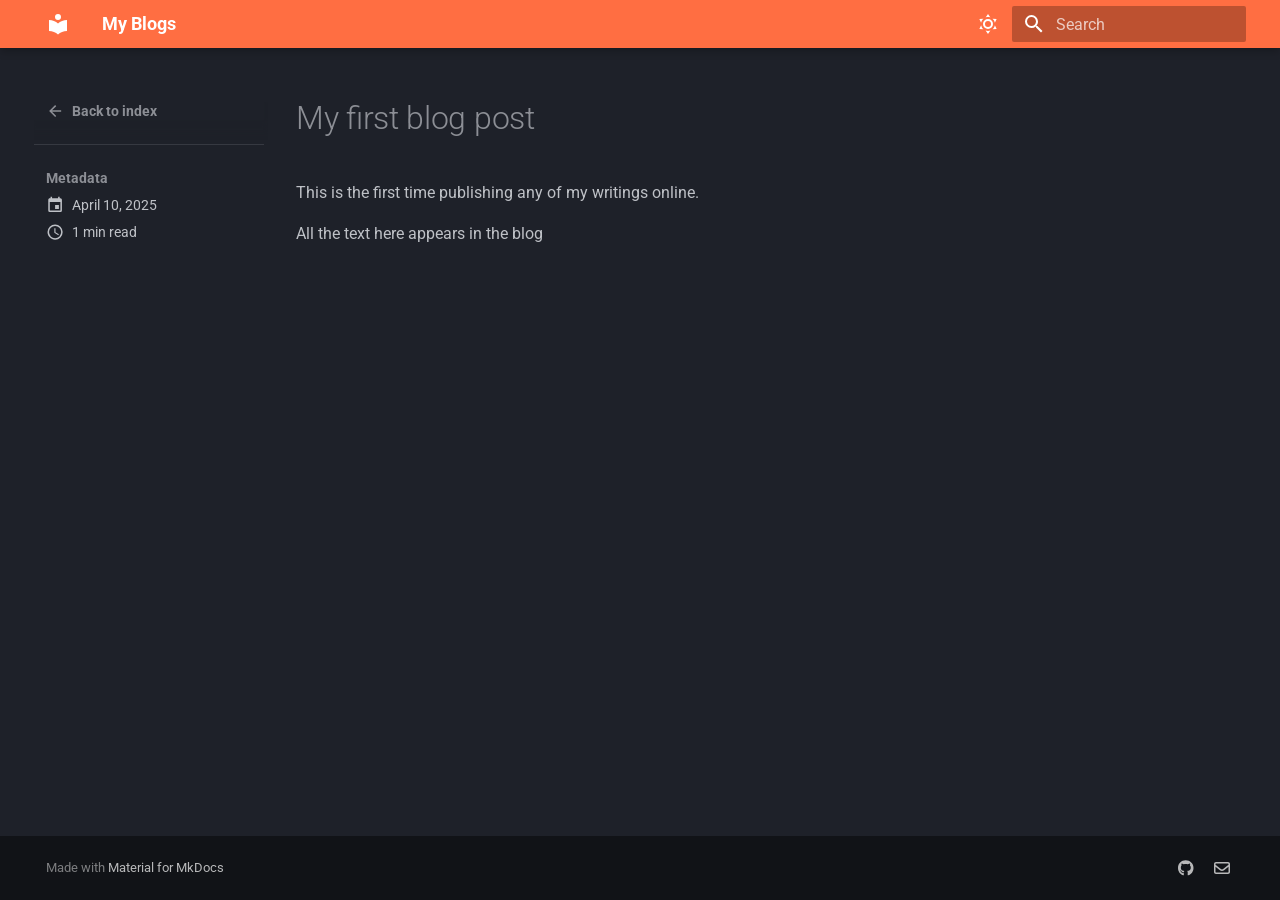
<file: my-first-blog-post/index.html>
<!doctype html>
<html lang="en" class="no-js">
  <head>
    
      <meta charset="utf-8">
      <meta name="viewport" content="width=device-width,initial-scale=1">
      
        <meta name="description" content="A collection of my blogs">
      
      
      
        <link rel="canonical" href="https://sitename.example/my-first-blog-post/">
      
      
        <link rel="prev" href="../wastsonxai-language-model-inference/">
      
      
      
      <link rel="icon" href="../assets/images/favicon.png">
      <meta name="generator" content="mkdocs-1.6.1, mkdocs-material-9.5.50">
    
    
      
        <title>My first blog post - My Blogs</title>
      
    
    
      <link rel="stylesheet" href="../assets/stylesheets/main.a40c8224.min.css">
      
        
        <link rel="stylesheet" href="../assets/stylesheets/palette.06af60db.min.css">
      
      


    
    
      
    
    
      
        
        
        <link rel="preconnect" href="https://fonts.gstatic.com" crossorigin>
        <link rel="stylesheet" href="https://fonts.googleapis.com/css?family=Roboto:300,300i,400,400i,700,700i%7CRoboto+Mono:400,400i,700,700i&display=fallback">
        <style>:root{--md-text-font:"Roboto";--md-code-font:"Roboto Mono"}</style>
      
    
    
    <script>__md_scope=new URL("..",location),__md_hash=e=>[...e].reduce(((e,_)=>(e<<5)-e+_.charCodeAt(0)),0),__md_get=(e,_=localStorage,t=__md_scope)=>JSON.parse(_.getItem(t.pathname+"."+e)),__md_set=(e,_,t=localStorage,a=__md_scope)=>{try{t.setItem(a.pathname+"."+e,JSON.stringify(_))}catch(e){}}</script>
    
      

    
    
    
  </head>
  
  
    
    
      
    
    
    
    
    <body dir="ltr" data-md-color-scheme="slate" data-md-color-primary="deep-orange" data-md-color-accent="deep-purple">
  
    
    <input class="md-toggle" data-md-toggle="drawer" type="checkbox" id="__drawer" autocomplete="off">
    <input class="md-toggle" data-md-toggle="search" type="checkbox" id="__search" autocomplete="off">
    <label class="md-overlay" for="__drawer"></label>
    <div data-md-component="skip">
      
        
        <a href="#my-first-blog-post" class="md-skip">
          Skip to content
        </a>
      
    </div>
    <div data-md-component="announce">
      
    </div>
    
    
      

  

<header class="md-header md-header--shadow" data-md-component="header">
  <nav class="md-header__inner md-grid" aria-label="Header">
    <a href=".." title="My Blogs" class="md-header__button md-logo" aria-label="My Blogs" data-md-component="logo">
      
  
  <svg xmlns="http://www.w3.org/2000/svg" viewBox="0 0 24 24"><path d="M12 8a3 3 0 0 0 3-3 3 3 0 0 0-3-3 3 3 0 0 0-3 3 3 3 0 0 0 3 3m0 3.54C9.64 9.35 6.5 8 3 8v11c3.5 0 6.64 1.35 9 3.54 2.36-2.19 5.5-3.54 9-3.54V8c-3.5 0-6.64 1.35-9 3.54"/></svg>

    </a>
    <label class="md-header__button md-icon" for="__drawer">
      
      <svg xmlns="http://www.w3.org/2000/svg" viewBox="0 0 24 24"><path d="M3 6h18v2H3zm0 5h18v2H3zm0 5h18v2H3z"/></svg>
    </label>
    <div class="md-header__title" data-md-component="header-title">
      <div class="md-header__ellipsis">
        <div class="md-header__topic">
          <span class="md-ellipsis">
            My Blogs
          </span>
        </div>
        <div class="md-header__topic" data-md-component="header-topic">
          <span class="md-ellipsis">
            
              My first blog post
            
          </span>
        </div>
      </div>
    </div>
    
      
        <form class="md-header__option" data-md-component="palette">
  
    
    
    
    <input class="md-option" data-md-color-media="" data-md-color-scheme="slate" data-md-color-primary="deep-orange" data-md-color-accent="deep-purple"  aria-label="Dark mode"  type="radio" name="__palette" id="__palette_0">
    
      <label class="md-header__button md-icon" title="Dark mode" for="__palette_1" hidden>
        <svg xmlns="http://www.w3.org/2000/svg" viewBox="0 0 24 24"><path d="M12 7a5 5 0 0 1 5 5 5 5 0 0 1-5 5 5 5 0 0 1-5-5 5 5 0 0 1 5-5m0 2a3 3 0 0 0-3 3 3 3 0 0 0 3 3 3 3 0 0 0 3-3 3 3 0 0 0-3-3m0-7 2.39 3.42C13.65 5.15 12.84 5 12 5s-1.65.15-2.39.42zM3.34 7l4.16-.35A7.2 7.2 0 0 0 5.94 8.5c-.44.74-.69 1.5-.83 2.29zm.02 10 1.76-3.77a7.131 7.131 0 0 0 2.38 4.14zM20.65 7l-1.77 3.79a7.02 7.02 0 0 0-2.38-4.15zm-.01 10-4.14.36c.59-.51 1.12-1.14 1.54-1.86.42-.73.69-1.5.83-2.29zM12 22l-2.41-3.44c.74.27 1.55.44 2.41.44.82 0 1.63-.17 2.37-.44z"/></svg>
      </label>
    
  
    
    
    
    <input class="md-option" data-md-color-media="" data-md-color-scheme="default" data-md-color-primary="blue" data-md-color-accent="deep-orange"  aria-label="Light mode"  type="radio" name="__palette" id="__palette_1">
    
      <label class="md-header__button md-icon" title="Light mode" for="__palette_0" hidden>
        <svg xmlns="http://www.w3.org/2000/svg" viewBox="0 0 24 24"><path d="m17.75 4.09-2.53 1.94.91 3.06-2.63-1.81-2.63 1.81.91-3.06-2.53-1.94L12.44 4l1.06-3 1.06 3zm3.5 6.91-1.64 1.25.59 1.98-1.7-1.17-1.7 1.17.59-1.98L15.75 11l2.06-.05L18.5 9l.69 1.95zm-2.28 4.95c.83-.08 1.72 1.1 1.19 1.85-.32.45-.66.87-1.08 1.27C15.17 23 8.84 23 4.94 19.07c-3.91-3.9-3.91-10.24 0-14.14.4-.4.82-.76 1.27-1.08.75-.53 1.93.36 1.85 1.19-.27 2.86.69 5.83 2.89 8.02a9.96 9.96 0 0 0 8.02 2.89m-1.64 2.02a12.08 12.08 0 0 1-7.8-3.47c-2.17-2.19-3.33-5-3.49-7.82-2.81 3.14-2.7 7.96.31 10.98 3.02 3.01 7.84 3.12 10.98.31"/></svg>
      </label>
    
  
</form>
      
    
    
      <script>var palette=__md_get("__palette");if(palette&&palette.color){if("(prefers-color-scheme)"===palette.color.media){var media=matchMedia("(prefers-color-scheme: light)"),input=document.querySelector(media.matches?"[data-md-color-media='(prefers-color-scheme: light)']":"[data-md-color-media='(prefers-color-scheme: dark)']");palette.color.media=input.getAttribute("data-md-color-media"),palette.color.scheme=input.getAttribute("data-md-color-scheme"),palette.color.primary=input.getAttribute("data-md-color-primary"),palette.color.accent=input.getAttribute("data-md-color-accent")}for(var[key,value]of Object.entries(palette.color))document.body.setAttribute("data-md-color-"+key,value)}</script>
    
    
    
      <label class="md-header__button md-icon" for="__search">
        
        <svg xmlns="http://www.w3.org/2000/svg" viewBox="0 0 24 24"><path d="M9.5 3A6.5 6.5 0 0 1 16 9.5c0 1.61-.59 3.09-1.56 4.23l.27.27h.79l5 5-1.5 1.5-5-5v-.79l-.27-.27A6.52 6.52 0 0 1 9.5 16 6.5 6.5 0 0 1 3 9.5 6.5 6.5 0 0 1 9.5 3m0 2C7 5 5 7 5 9.5S7 14 9.5 14 14 12 14 9.5 12 5 9.5 5"/></svg>
      </label>
      <div class="md-search" data-md-component="search" role="dialog">
  <label class="md-search__overlay" for="__search"></label>
  <div class="md-search__inner" role="search">
    <form class="md-search__form" name="search">
      <input type="text" class="md-search__input" name="query" aria-label="Search" placeholder="Search" autocapitalize="off" autocorrect="off" autocomplete="off" spellcheck="false" data-md-component="search-query" required>
      <label class="md-search__icon md-icon" for="__search">
        
        <svg xmlns="http://www.w3.org/2000/svg" viewBox="0 0 24 24"><path d="M9.5 3A6.5 6.5 0 0 1 16 9.5c0 1.61-.59 3.09-1.56 4.23l.27.27h.79l5 5-1.5 1.5-5-5v-.79l-.27-.27A6.52 6.52 0 0 1 9.5 16 6.5 6.5 0 0 1 3 9.5 6.5 6.5 0 0 1 9.5 3m0 2C7 5 5 7 5 9.5S7 14 9.5 14 14 12 14 9.5 12 5 9.5 5"/></svg>
        
        <svg xmlns="http://www.w3.org/2000/svg" viewBox="0 0 24 24"><path d="M20 11v2H8l5.5 5.5-1.42 1.42L4.16 12l7.92-7.92L13.5 5.5 8 11z"/></svg>
      </label>
      <nav class="md-search__options" aria-label="Search">
        
        <button type="reset" class="md-search__icon md-icon" title="Clear" aria-label="Clear" tabindex="-1">
          
          <svg xmlns="http://www.w3.org/2000/svg" viewBox="0 0 24 24"><path d="M19 6.41 17.59 5 12 10.59 6.41 5 5 6.41 10.59 12 5 17.59 6.41 19 12 13.41 17.59 19 19 17.59 13.41 12z"/></svg>
        </button>
      </nav>
      
    </form>
    <div class="md-search__output">
      <div class="md-search__scrollwrap" tabindex="0" data-md-scrollfix>
        <div class="md-search-result" data-md-component="search-result">
          <div class="md-search-result__meta">
            Initializing search
          </div>
          <ol class="md-search-result__list" role="presentation"></ol>
        </div>
      </div>
    </div>
  </div>
</div>
    
    
  </nav>
  
</header>
    
    <div class="md-container" data-md-component="container">
      
      
        
          
        
      
      <main class="md-main" data-md-component="main">
        <div class="md-main__inner md-grid">
          
            
              
                
              
              <div class="md-sidebar md-sidebar--primary" data-md-component="sidebar" data-md-type="navigation" hidden>
                <div class="md-sidebar__scrollwrap">
                  <div class="md-sidebar__inner">
                    



<nav class="md-nav md-nav--primary" aria-label="Navigation" data-md-level="0">
  <label class="md-nav__title" for="__drawer">
    <a href=".." title="My Blogs" class="md-nav__button md-logo" aria-label="My Blogs" data-md-component="logo">
      
  
  <svg xmlns="http://www.w3.org/2000/svg" viewBox="0 0 24 24"><path d="M12 8a3 3 0 0 0 3-3 3 3 0 0 0-3-3 3 3 0 0 0-3 3 3 3 0 0 0 3 3m0 3.54C9.64 9.35 6.5 8 3 8v11c3.5 0 6.64 1.35 9 3.54 2.36-2.19 5.5-3.54 9-3.54V8c-3.5 0-6.64 1.35-9 3.54"/></svg>

    </a>
    My Blogs
  </label>
  
  <ul class="md-nav__list" data-md-scrollfix>
    
      
      
  
  
    
  
  
    
  
  
    <li class="md-nav__item md-nav__item--active">
      <a href=".." class="md-nav__link">
        
  
  <span class="md-ellipsis">
    Blog
  </span>
  

      </a>
    </li>
  

    
      
      
  
  
  
  
    <li class="md-nav__item">
      <a href="../tags/" class="md-nav__link">
        
  
  <span class="md-ellipsis">
    Tags
  </span>
  

      </a>
    </li>
  

    
      
      
  
  
  
  
    
    
    
    
    <li class="md-nav__item md-nav__item--nested">
      
        
        
        <input class="md-nav__toggle md-toggle " type="checkbox" id="__nav_3" >
        
          
          <label class="md-nav__link" for="__nav_3" id="__nav_3_label" tabindex="0">
            
  
  <span class="md-ellipsis">
    Archive
  </span>
  

            <span class="md-nav__icon md-icon"></span>
          </label>
        
        <nav class="md-nav" data-md-level="1" aria-labelledby="__nav_3_label" aria-expanded="false">
          <label class="md-nav__title" for="__nav_3">
            <span class="md-nav__icon md-icon"></span>
            Archive
          </label>
          <ul class="md-nav__list" data-md-scrollfix>
            
              
                
  
  
  
    
  
  
    <li class="md-nav__item">
      <a href="../archive/2025/" class="md-nav__link">
        
  
  <span class="md-ellipsis">
    2025
  </span>
  

      </a>
    </li>
  

              
            
          </ul>
        </nav>
      
    </li>
  

    
      
      
  
  
  
  
    
    
    
    
    <li class="md-nav__item md-nav__item--nested">
      
        
        
        <input class="md-nav__toggle md-toggle " type="checkbox" id="__nav_4" >
        
          
          <label class="md-nav__link" for="__nav_4" id="__nav_4_label" tabindex="0">
            
  
  <span class="md-ellipsis">
    Categories
  </span>
  

            <span class="md-nav__icon md-icon"></span>
          </label>
        
        <nav class="md-nav" data-md-level="1" aria-labelledby="__nav_4_label" aria-expanded="false">
          <label class="md-nav__title" for="__nav_4">
            <span class="md-nav__icon md-icon"></span>
            Categories
          </label>
          <ul class="md-nav__list" data-md-scrollfix>
            
              
                
  
  
  
    
  
  
    <li class="md-nav__item">
      <a href="../category/llm/" class="md-nav__link">
        
  
  <span class="md-ellipsis">
    LLM
  </span>
  

      </a>
    </li>
  

              
            
              
                
  
  
  
    
  
  
    <li class="md-nav__item">
      <a href="../category/tech/" class="md-nav__link">
        
  
  <span class="md-ellipsis">
    Tech
  </span>
  

      </a>
    </li>
  

              
            
          </ul>
        </nav>
      
    </li>
  

    
  </ul>
</nav>
                  </div>
                </div>
              </div>
            
            
              
                
              
              <div class="md-sidebar md-sidebar--secondary" data-md-component="sidebar" data-md-type="toc" >
                <div class="md-sidebar__scrollwrap">
                  <div class="md-sidebar__inner">
                    

<nav class="md-nav md-nav--secondary" aria-label="Table of contents">
  
  
  
    
  
  
</nav>
                  </div>
                </div>
              </div>
            
          
          
  <div class="md-content md-content--post" data-md-component="content">
    <div class="md-sidebar md-sidebar--post" data-md-component="sidebar" data-md-type="navigation">
      <div class="md-sidebar__scrollwrap">
        <div class="md-sidebar__inner md-post">
          <nav class="md-nav md-nav--primary">
            <div class="md-post__back">
              <div class="md-nav__title md-nav__container">
                <a href=".." class="md-nav__link">
                  <svg xmlns="http://www.w3.org/2000/svg" viewBox="0 0 24 24"><path d="M20 11v2H8l5.5 5.5-1.42 1.42L4.16 12l7.92-7.92L13.5 5.5 8 11z"/></svg>
                  <span class="md-ellipsis">
                    Back to index
                  </span>
                </a>
              </div>
            </div>
            
            <ul class="md-post__meta md-nav__list">
              <li class="md-nav__item md-nav__item--section">
                <div class="md-post__title">
                  <span class="md-ellipsis">
                    Metadata
                  </span>
                </div>
                <nav class="md-nav">
                  <ul class="md-nav__list">
                    <li class="md-nav__item">
                      <div class="md-nav__link">
                        <svg xmlns="http://www.w3.org/2000/svg" viewBox="0 0 24 24"><path d="M19 19H5V8h14m-3-7v2H8V1H6v2H5c-1.11 0-2 .89-2 2v14a2 2 0 0 0 2 2h14a2 2 0 0 0 2-2V5a2 2 0 0 0-2-2h-1V1m-1 11h-5v5h5z"/></svg>
                        <time datetime="2025-04-10 00:00:00+00:00" class="md-ellipsis">April 10, 2025</time>
                      </div>
                    </li>
                    
                    
                    
                      
                      <li class="md-nav__item">
                        <div class="md-nav__link">
                          <svg xmlns="http://www.w3.org/2000/svg" viewBox="0 0 24 24"><path d="M12 20a8 8 0 0 0 8-8 8 8 0 0 0-8-8 8 8 0 0 0-8 8 8 8 0 0 0 8 8m0-18a10 10 0 0 1 10 10 10 10 0 0 1-10 10C6.47 22 2 17.5 2 12A10 10 0 0 1 12 2m.5 5v5.25l4.5 2.67-.75 1.23L11 13V7z"/></svg>
                          <span class="md-ellipsis">
                            
                              1 min read
                            
                          </span>
                        </div>
                      </li>
                    
                  </ul>
                </nav>
              </li>
            </ul>
          </nav>
          
        </div>
      </div>
    </div>
    <article class="md-content__inner md-typeset">
      
        


<h1 id="my-first-blog-post">My first blog post</h1>
<p>This is the first time publishing any of my writings online.</p>
<!-- more -->

<p>All the text here appears in the blog</p>







  
  




  


<script src="https://giscus.app/client.js"
        data-repo="Alphagon/Alphagon.github.io"
        data-repo-id="R_kgDOOWkzjg"
        data-category="Announcements"
        data-category-id="DIC_kwDOOWkzjs4CpFPL"
        data-mapping="title"
        data-strict="0"
        data-reactions-enabled="1"
        data-emit-metadata="1"
        data-input-position="top"
        data-theme="preferred_color_scheme"
        data-lang="en"
        crossorigin="anonymous"
        async>
</script>
      
    </article>
  </div>

          
<script>var target=document.getElementById(location.hash.slice(1));target&&target.name&&(target.checked=target.name.startsWith("__tabbed_"))</script>
        </div>
        
      </main>
      
        <footer class="md-footer">
  
  <div class="md-footer-meta md-typeset">
    <div class="md-footer-meta__inner md-grid">
      <div class="md-copyright">
  
  
    Made with
    <a href="https://squidfunk.github.io/mkdocs-material/" target="_blank" rel="noopener">
      Material for MkDocs
    </a>
  
</div>
      
        <div class="md-social">
  
    
    
    
    
    <a href="https://github.com/Alphagon" target="_blank" rel="noopener" title="Alphagon" class="md-social__link">
      <svg xmlns="http://www.w3.org/2000/svg" viewBox="0 0 496 512"><!--! Font Awesome Free 6.7.2 by @fontawesome - https://fontawesome.com License - https://fontawesome.com/license/free (Icons: CC BY 4.0, Fonts: SIL OFL 1.1, Code: MIT License) Copyright 2024 Fonticons, Inc.--><path d="M165.9 397.4c0 2-2.3 3.6-5.2 3.6-3.3.3-5.6-1.3-5.6-3.6 0-2 2.3-3.6 5.2-3.6 3-.3 5.6 1.3 5.6 3.6m-31.1-4.5c-.7 2 1.3 4.3 4.3 4.9 2.6 1 5.6 0 6.2-2s-1.3-4.3-4.3-5.2c-2.6-.7-5.5.3-6.2 2.3m44.2-1.7c-2.9.7-4.9 2.6-4.6 4.9.3 2 2.9 3.3 5.9 2.6 2.9-.7 4.9-2.6 4.6-4.6-.3-1.9-3-3.2-5.9-2.9M244.8 8C106.1 8 0 113.3 0 252c0 110.9 69.8 205.8 169.5 239.2 12.8 2.3 17.3-5.6 17.3-12.1 0-6.2-.3-40.4-.3-61.4 0 0-70 15-84.7-29.8 0 0-11.4-29.1-27.8-36.6 0 0-22.9-15.7 1.6-15.4 0 0 24.9 2 38.6 25.8 21.9 38.6 58.6 27.5 72.9 20.9 2.3-16 8.8-27.1 16-33.7-55.9-6.2-112.3-14.3-112.3-110.5 0-27.5 7.6-41.3 23.6-58.9-2.6-6.5-11.1-33.3 2.6-67.9 20.9-6.5 69 27 69 27 20-5.6 41.5-8.5 62.8-8.5s42.8 2.9 62.8 8.5c0 0 48.1-33.6 69-27 13.7 34.7 5.2 61.4 2.6 67.9 16 17.7 25.8 31.5 25.8 58.9 0 96.5-58.9 104.2-114.8 110.5 9.2 7.9 17 22.9 17 46.4 0 33.7-.3 75.4-.3 83.6 0 6.5 4.6 14.4 17.3 12.1C428.2 457.8 496 362.9 496 252 496 113.3 383.5 8 244.8 8M97.2 352.9c-1.3 1-1 3.3.7 5.2 1.6 1.6 3.9 2.3 5.2 1 1.3-1 1-3.3-.7-5.2-1.6-1.6-3.9-2.3-5.2-1m-10.8-8.1c-.7 1.3.3 2.9 2.3 3.9 1.6 1 3.6.7 4.3-.7.7-1.3-.3-2.9-2.3-3.9-2-.6-3.6-.3-4.3.7m32.4 35.6c-1.6 1.3-1 4.3 1.3 6.2 2.3 2.3 5.2 2.6 6.5 1 1.3-1.3.7-4.3-1.3-6.2-2.2-2.3-5.2-2.6-6.5-1m-11.4-14.7c-1.6 1-1.6 3.6 0 5.9s4.3 3.3 5.6 2.3c1.6-1.3 1.6-3.9 0-6.2-1.4-2.3-4-3.3-5.6-2"/></svg>
    </a>
  
    
    
    
    
    <a href="mailto:y.saisumanth@gmail.com" target="_blank" rel="noopener" title="contact us" class="md-social__link">
      <svg xmlns="http://www.w3.org/2000/svg" viewBox="0 0 512 512"><!--! Font Awesome Free 6.7.2 by @fontawesome - https://fontawesome.com License - https://fontawesome.com/license/free (Icons: CC BY 4.0, Fonts: SIL OFL 1.1, Code: MIT License) Copyright 2024 Fonticons, Inc.--><path d="M64 112c-8.8 0-16 7.2-16 16v22.1l172.5 141.6c20.7 17 50.4 17 71.1 0L464 150.1V128c0-8.8-7.2-16-16-16zM48 212.2V384c0 8.8 7.2 16 16 16h384c8.8 0 16-7.2 16-16V212.2L322 328.8c-38.4 31.5-93.7 31.5-132 0zM0 128c0-35.3 28.7-64 64-64h384c35.3 0 64 28.7 64 64v256c0 35.3-28.7 64-64 64H64c-35.3 0-64-28.7-64-64z"/></svg>
    </a>
  
</div>
      
    </div>
  </div>
</footer>
      
    </div>
    <div class="md-dialog" data-md-component="dialog">
      <div class="md-dialog__inner md-typeset"></div>
    </div>
    
    
    <script id="__config" type="application/json">{"base": "..", "features": [], "search": "../assets/javascripts/workers/search.f8cc74c7.min.js", "translations": {"clipboard.copied": "Copied to clipboard", "clipboard.copy": "Copy to clipboard", "search.result.more.one": "1 more on this page", "search.result.more.other": "# more on this page", "search.result.none": "No matching documents", "search.result.one": "1 matching document", "search.result.other": "# matching documents", "search.result.placeholder": "Type to start searching", "search.result.term.missing": "Missing", "select.version": "Select version"}}</script>
    
    
      <script src="../assets/javascripts/bundle.60a45f97.min.js"></script>
      
    
  </body>
</html>
</file>
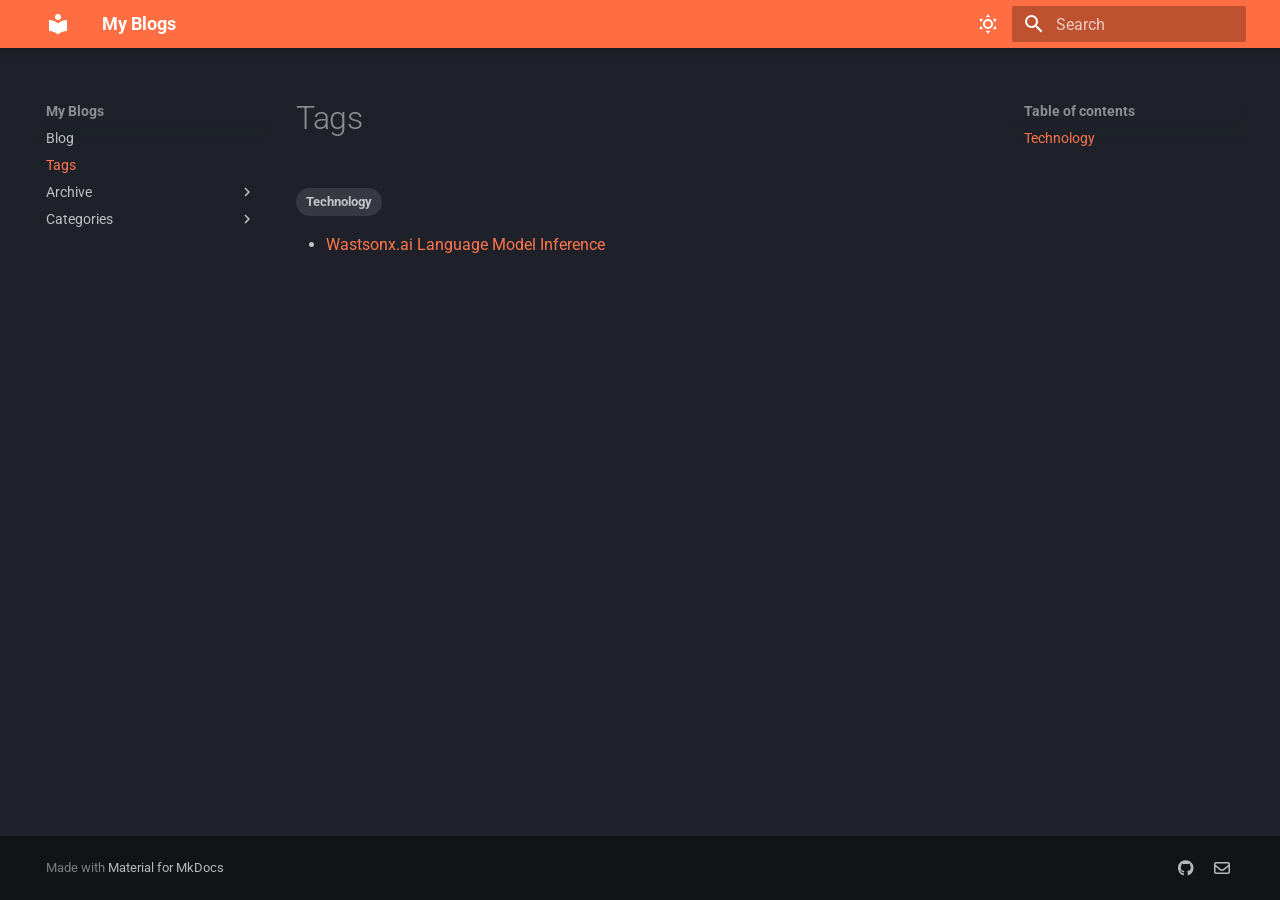
<file: tags/index.html>
<!doctype html>
<html lang="en" class="no-js">
  <head>
    
      <meta charset="utf-8">
      <meta name="viewport" content="width=device-width,initial-scale=1">
      
        <meta name="description" content="A collection of my blogs">
      
      
      
        <link rel="canonical" href="https://sitename.example/tags/">
      
      
        <link rel="prev" href="..">
      
      
        <link rel="next" href="../category/llm/">
      
      
      <link rel="icon" href="../assets/images/favicon.png">
      <meta name="generator" content="mkdocs-1.6.1, mkdocs-material-9.5.50">
    
    
      
        <title>Tags - My Blogs</title>
      
    
    
      <link rel="stylesheet" href="../assets/stylesheets/main.a40c8224.min.css">
      
        
        <link rel="stylesheet" href="../assets/stylesheets/palette.06af60db.min.css">
      
      


    
    
      
    
    
      
        
        
        <link rel="preconnect" href="https://fonts.gstatic.com" crossorigin>
        <link rel="stylesheet" href="https://fonts.googleapis.com/css?family=Roboto:300,300i,400,400i,700,700i%7CRoboto+Mono:400,400i,700,700i&display=fallback">
        <style>:root{--md-text-font:"Roboto";--md-code-font:"Roboto Mono"}</style>
      
    
    
    <script>__md_scope=new URL("..",location),__md_hash=e=>[...e].reduce(((e,_)=>(e<<5)-e+_.charCodeAt(0)),0),__md_get=(e,_=localStorage,t=__md_scope)=>JSON.parse(_.getItem(t.pathname+"."+e)),__md_set=(e,_,t=localStorage,a=__md_scope)=>{try{t.setItem(a.pathname+"."+e,JSON.stringify(_))}catch(e){}}</script>
    
      

    
    
    
  </head>
  
  
    
    
      
    
    
    
    
    <body dir="ltr" data-md-color-scheme="slate" data-md-color-primary="deep-orange" data-md-color-accent="deep-purple">
  
    
    <input class="md-toggle" data-md-toggle="drawer" type="checkbox" id="__drawer" autocomplete="off">
    <input class="md-toggle" data-md-toggle="search" type="checkbox" id="__search" autocomplete="off">
    <label class="md-overlay" for="__drawer"></label>
    <div data-md-component="skip">
      
        
        <a href="#technology" class="md-skip">
          Skip to content
        </a>
      
    </div>
    <div data-md-component="announce">
      
    </div>
    
    
      

  

<header class="md-header md-header--shadow" data-md-component="header">
  <nav class="md-header__inner md-grid" aria-label="Header">
    <a href=".." title="My Blogs" class="md-header__button md-logo" aria-label="My Blogs" data-md-component="logo">
      
  
  <svg xmlns="http://www.w3.org/2000/svg" viewBox="0 0 24 24"><path d="M12 8a3 3 0 0 0 3-3 3 3 0 0 0-3-3 3 3 0 0 0-3 3 3 3 0 0 0 3 3m0 3.54C9.64 9.35 6.5 8 3 8v11c3.5 0 6.64 1.35 9 3.54 2.36-2.19 5.5-3.54 9-3.54V8c-3.5 0-6.64 1.35-9 3.54"/></svg>

    </a>
    <label class="md-header__button md-icon" for="__drawer">
      
      <svg xmlns="http://www.w3.org/2000/svg" viewBox="0 0 24 24"><path d="M3 6h18v2H3zm0 5h18v2H3zm0 5h18v2H3z"/></svg>
    </label>
    <div class="md-header__title" data-md-component="header-title">
      <div class="md-header__ellipsis">
        <div class="md-header__topic">
          <span class="md-ellipsis">
            My Blogs
          </span>
        </div>
        <div class="md-header__topic" data-md-component="header-topic">
          <span class="md-ellipsis">
            
              Tags
            
          </span>
        </div>
      </div>
    </div>
    
      
        <form class="md-header__option" data-md-component="palette">
  
    
    
    
    <input class="md-option" data-md-color-media="" data-md-color-scheme="slate" data-md-color-primary="deep-orange" data-md-color-accent="deep-purple"  aria-label="Dark mode"  type="radio" name="__palette" id="__palette_0">
    
      <label class="md-header__button md-icon" title="Dark mode" for="__palette_1" hidden>
        <svg xmlns="http://www.w3.org/2000/svg" viewBox="0 0 24 24"><path d="M12 7a5 5 0 0 1 5 5 5 5 0 0 1-5 5 5 5 0 0 1-5-5 5 5 0 0 1 5-5m0 2a3 3 0 0 0-3 3 3 3 0 0 0 3 3 3 3 0 0 0 3-3 3 3 0 0 0-3-3m0-7 2.39 3.42C13.65 5.15 12.84 5 12 5s-1.65.15-2.39.42zM3.34 7l4.16-.35A7.2 7.2 0 0 0 5.94 8.5c-.44.74-.69 1.5-.83 2.29zm.02 10 1.76-3.77a7.131 7.131 0 0 0 2.38 4.14zM20.65 7l-1.77 3.79a7.02 7.02 0 0 0-2.38-4.15zm-.01 10-4.14.36c.59-.51 1.12-1.14 1.54-1.86.42-.73.69-1.5.83-2.29zM12 22l-2.41-3.44c.74.27 1.55.44 2.41.44.82 0 1.63-.17 2.37-.44z"/></svg>
      </label>
    
  
    
    
    
    <input class="md-option" data-md-color-media="" data-md-color-scheme="default" data-md-color-primary="blue" data-md-color-accent="deep-orange"  aria-label="Light mode"  type="radio" name="__palette" id="__palette_1">
    
      <label class="md-header__button md-icon" title="Light mode" for="__palette_0" hidden>
        <svg xmlns="http://www.w3.org/2000/svg" viewBox="0 0 24 24"><path d="m17.75 4.09-2.53 1.94.91 3.06-2.63-1.81-2.63 1.81.91-3.06-2.53-1.94L12.44 4l1.06-3 1.06 3zm3.5 6.91-1.64 1.25.59 1.98-1.7-1.17-1.7 1.17.59-1.98L15.75 11l2.06-.05L18.5 9l.69 1.95zm-2.28 4.95c.83-.08 1.72 1.1 1.19 1.85-.32.45-.66.87-1.08 1.27C15.17 23 8.84 23 4.94 19.07c-3.91-3.9-3.91-10.24 0-14.14.4-.4.82-.76 1.27-1.08.75-.53 1.93.36 1.85 1.19-.27 2.86.69 5.83 2.89 8.02a9.96 9.96 0 0 0 8.02 2.89m-1.64 2.02a12.08 12.08 0 0 1-7.8-3.47c-2.17-2.19-3.33-5-3.49-7.82-2.81 3.14-2.7 7.96.31 10.98 3.02 3.01 7.84 3.12 10.98.31"/></svg>
      </label>
    
  
</form>
      
    
    
      <script>var palette=__md_get("__palette");if(palette&&palette.color){if("(prefers-color-scheme)"===palette.color.media){var media=matchMedia("(prefers-color-scheme: light)"),input=document.querySelector(media.matches?"[data-md-color-media='(prefers-color-scheme: light)']":"[data-md-color-media='(prefers-color-scheme: dark)']");palette.color.media=input.getAttribute("data-md-color-media"),palette.color.scheme=input.getAttribute("data-md-color-scheme"),palette.color.primary=input.getAttribute("data-md-color-primary"),palette.color.accent=input.getAttribute("data-md-color-accent")}for(var[key,value]of Object.entries(palette.color))document.body.setAttribute("data-md-color-"+key,value)}</script>
    
    
    
      <label class="md-header__button md-icon" for="__search">
        
        <svg xmlns="http://www.w3.org/2000/svg" viewBox="0 0 24 24"><path d="M9.5 3A6.5 6.5 0 0 1 16 9.5c0 1.61-.59 3.09-1.56 4.23l.27.27h.79l5 5-1.5 1.5-5-5v-.79l-.27-.27A6.52 6.52 0 0 1 9.5 16 6.5 6.5 0 0 1 3 9.5 6.5 6.5 0 0 1 9.5 3m0 2C7 5 5 7 5 9.5S7 14 9.5 14 14 12 14 9.5 12 5 9.5 5"/></svg>
      </label>
      <div class="md-search" data-md-component="search" role="dialog">
  <label class="md-search__overlay" for="__search"></label>
  <div class="md-search__inner" role="search">
    <form class="md-search__form" name="search">
      <input type="text" class="md-search__input" name="query" aria-label="Search" placeholder="Search" autocapitalize="off" autocorrect="off" autocomplete="off" spellcheck="false" data-md-component="search-query" required>
      <label class="md-search__icon md-icon" for="__search">
        
        <svg xmlns="http://www.w3.org/2000/svg" viewBox="0 0 24 24"><path d="M9.5 3A6.5 6.5 0 0 1 16 9.5c0 1.61-.59 3.09-1.56 4.23l.27.27h.79l5 5-1.5 1.5-5-5v-.79l-.27-.27A6.52 6.52 0 0 1 9.5 16 6.5 6.5 0 0 1 3 9.5 6.5 6.5 0 0 1 9.5 3m0 2C7 5 5 7 5 9.5S7 14 9.5 14 14 12 14 9.5 12 5 9.5 5"/></svg>
        
        <svg xmlns="http://www.w3.org/2000/svg" viewBox="0 0 24 24"><path d="M20 11v2H8l5.5 5.5-1.42 1.42L4.16 12l7.92-7.92L13.5 5.5 8 11z"/></svg>
      </label>
      <nav class="md-search__options" aria-label="Search">
        
        <button type="reset" class="md-search__icon md-icon" title="Clear" aria-label="Clear" tabindex="-1">
          
          <svg xmlns="http://www.w3.org/2000/svg" viewBox="0 0 24 24"><path d="M19 6.41 17.59 5 12 10.59 6.41 5 5 6.41 10.59 12 5 17.59 6.41 19 12 13.41 17.59 19 19 17.59 13.41 12z"/></svg>
        </button>
      </nav>
      
    </form>
    <div class="md-search__output">
      <div class="md-search__scrollwrap" tabindex="0" data-md-scrollfix>
        <div class="md-search-result" data-md-component="search-result">
          <div class="md-search-result__meta">
            Initializing search
          </div>
          <ol class="md-search-result__list" role="presentation"></ol>
        </div>
      </div>
    </div>
  </div>
</div>
    
    
  </nav>
  
</header>
    
    <div class="md-container" data-md-component="container">
      
      
        
          
        
      
      <main class="md-main" data-md-component="main">
        <div class="md-main__inner md-grid">
          
            
              
              <div class="md-sidebar md-sidebar--primary" data-md-component="sidebar" data-md-type="navigation" >
                <div class="md-sidebar__scrollwrap">
                  <div class="md-sidebar__inner">
                    



<nav class="md-nav md-nav--primary" aria-label="Navigation" data-md-level="0">
  <label class="md-nav__title" for="__drawer">
    <a href=".." title="My Blogs" class="md-nav__button md-logo" aria-label="My Blogs" data-md-component="logo">
      
  
  <svg xmlns="http://www.w3.org/2000/svg" viewBox="0 0 24 24"><path d="M12 8a3 3 0 0 0 3-3 3 3 0 0 0-3-3 3 3 0 0 0-3 3 3 3 0 0 0 3 3m0 3.54C9.64 9.35 6.5 8 3 8v11c3.5 0 6.64 1.35 9 3.54 2.36-2.19 5.5-3.54 9-3.54V8c-3.5 0-6.64 1.35-9 3.54"/></svg>

    </a>
    My Blogs
  </label>
  
  <ul class="md-nav__list" data-md-scrollfix>
    
      
      
  
  
  
    
  
  
    <li class="md-nav__item">
      <a href=".." class="md-nav__link">
        
  
  <span class="md-ellipsis">
    Blog
  </span>
  

      </a>
    </li>
  

    
      
      
  
  
    
  
  
  
    <li class="md-nav__item md-nav__item--active">
      
      <input class="md-nav__toggle md-toggle" type="checkbox" id="__toc">
      
      
      
        <label class="md-nav__link md-nav__link--active" for="__toc">
          
  
  <span class="md-ellipsis">
    Tags
  </span>
  

          <span class="md-nav__icon md-icon"></span>
        </label>
      
      <a href="./" class="md-nav__link md-nav__link--active">
        
  
  <span class="md-ellipsis">
    Tags
  </span>
  

      </a>
      
        

<nav class="md-nav md-nav--secondary" aria-label="Table of contents">
  
  
  
  
    <label class="md-nav__title" for="__toc">
      <span class="md-nav__icon md-icon"></span>
      Table of contents
    </label>
    <ul class="md-nav__list" data-md-component="toc" data-md-scrollfix>
      
        <li class="md-nav__item">
  <a href="#technology" class="md-nav__link">
    <span class="md-ellipsis">
      Technology
    </span>
  </a>
  
</li>
      
    </ul>
  
</nav>
      
    </li>
  

    
      
      
  
  
  
  
    
    
    
    
    <li class="md-nav__item md-nav__item--nested">
      
        
        
        <input class="md-nav__toggle md-toggle " type="checkbox" id="__nav_3" >
        
          
          <label class="md-nav__link" for="__nav_3" id="__nav_3_label" tabindex="0">
            
  
  <span class="md-ellipsis">
    Archive
  </span>
  

            <span class="md-nav__icon md-icon"></span>
          </label>
        
        <nav class="md-nav" data-md-level="1" aria-labelledby="__nav_3_label" aria-expanded="false">
          <label class="md-nav__title" for="__nav_3">
            <span class="md-nav__icon md-icon"></span>
            Archive
          </label>
          <ul class="md-nav__list" data-md-scrollfix>
            
              
                
  
  
  
    
  
  
    <li class="md-nav__item">
      <a href="../archive/2025/" class="md-nav__link">
        
  
  <span class="md-ellipsis">
    2025
  </span>
  

      </a>
    </li>
  

              
            
          </ul>
        </nav>
      
    </li>
  

    
      
      
  
  
  
  
    
    
    
    
    <li class="md-nav__item md-nav__item--nested">
      
        
        
        <input class="md-nav__toggle md-toggle " type="checkbox" id="__nav_4" >
        
          
          <label class="md-nav__link" for="__nav_4" id="__nav_4_label" tabindex="0">
            
  
  <span class="md-ellipsis">
    Categories
  </span>
  

            <span class="md-nav__icon md-icon"></span>
          </label>
        
        <nav class="md-nav" data-md-level="1" aria-labelledby="__nav_4_label" aria-expanded="false">
          <label class="md-nav__title" for="__nav_4">
            <span class="md-nav__icon md-icon"></span>
            Categories
          </label>
          <ul class="md-nav__list" data-md-scrollfix>
            
              
                
  
  
  
    
  
  
    <li class="md-nav__item">
      <a href="../category/llm/" class="md-nav__link">
        
  
  <span class="md-ellipsis">
    LLM
  </span>
  

      </a>
    </li>
  

              
            
              
                
  
  
  
    
  
  
    <li class="md-nav__item">
      <a href="../category/tech/" class="md-nav__link">
        
  
  <span class="md-ellipsis">
    Tech
  </span>
  

      </a>
    </li>
  

              
            
          </ul>
        </nav>
      
    </li>
  

    
  </ul>
</nav>
                  </div>
                </div>
              </div>
            
            
              
              <div class="md-sidebar md-sidebar--secondary" data-md-component="sidebar" data-md-type="toc" >
                <div class="md-sidebar__scrollwrap">
                  <div class="md-sidebar__inner">
                    

<nav class="md-nav md-nav--secondary" aria-label="Table of contents">
  
  
  
  
    <label class="md-nav__title" for="__toc">
      <span class="md-nav__icon md-icon"></span>
      Table of contents
    </label>
    <ul class="md-nav__list" data-md-component="toc" data-md-scrollfix>
      
        <li class="md-nav__item">
  <a href="#technology" class="md-nav__link">
    <span class="md-ellipsis">
      Technology
    </span>
  </a>
  
</li>
      
    </ul>
  
</nav>
                  </div>
                </div>
              </div>
            
          
          
            <div class="md-content" data-md-component="content">
              <article class="md-content__inner md-typeset">
                
                  


  <h1>Tags</h1>

<h2 id="technology"><span class="md-tag">Technology</span></h2>
<ul>
<li><a href="../wastsonxai-language-model-inference/">Wastsonx.ai Language Model Inference</a></li>
</ul>











<script src="https://giscus.app/client.js"
        data-repo="Alphagon/Alphagon.github.io"
        data-repo-id="R_kgDOOWkzjg"
        data-category="Announcements"
        data-category-id="DIC_kwDOOWkzjs4CpFPL"
        data-mapping="title"
        data-strict="0"
        data-reactions-enabled="1"
        data-emit-metadata="1"
        data-input-position="top"
        data-theme="preferred_color_scheme"
        data-lang="en"
        crossorigin="anonymous"
        async>
</script>
                
              </article>
            </div>
          
          
<script>var target=document.getElementById(location.hash.slice(1));target&&target.name&&(target.checked=target.name.startsWith("__tabbed_"))</script>
        </div>
        
      </main>
      
        <footer class="md-footer">
  
  <div class="md-footer-meta md-typeset">
    <div class="md-footer-meta__inner md-grid">
      <div class="md-copyright">
  
  
    Made with
    <a href="https://squidfunk.github.io/mkdocs-material/" target="_blank" rel="noopener">
      Material for MkDocs
    </a>
  
</div>
      
        <div class="md-social">
  
    
    
    
    
    <a href="https://github.com/Alphagon" target="_blank" rel="noopener" title="Alphagon" class="md-social__link">
      <svg xmlns="http://www.w3.org/2000/svg" viewBox="0 0 496 512"><!--! Font Awesome Free 6.7.2 by @fontawesome - https://fontawesome.com License - https://fontawesome.com/license/free (Icons: CC BY 4.0, Fonts: SIL OFL 1.1, Code: MIT License) Copyright 2024 Fonticons, Inc.--><path d="M165.9 397.4c0 2-2.3 3.6-5.2 3.6-3.3.3-5.6-1.3-5.6-3.6 0-2 2.3-3.6 5.2-3.6 3-.3 5.6 1.3 5.6 3.6m-31.1-4.5c-.7 2 1.3 4.3 4.3 4.9 2.6 1 5.6 0 6.2-2s-1.3-4.3-4.3-5.2c-2.6-.7-5.5.3-6.2 2.3m44.2-1.7c-2.9.7-4.9 2.6-4.6 4.9.3 2 2.9 3.3 5.9 2.6 2.9-.7 4.9-2.6 4.6-4.6-.3-1.9-3-3.2-5.9-2.9M244.8 8C106.1 8 0 113.3 0 252c0 110.9 69.8 205.8 169.5 239.2 12.8 2.3 17.3-5.6 17.3-12.1 0-6.2-.3-40.4-.3-61.4 0 0-70 15-84.7-29.8 0 0-11.4-29.1-27.8-36.6 0 0-22.9-15.7 1.6-15.4 0 0 24.9 2 38.6 25.8 21.9 38.6 58.6 27.5 72.9 20.9 2.3-16 8.8-27.1 16-33.7-55.9-6.2-112.3-14.3-112.3-110.5 0-27.5 7.6-41.3 23.6-58.9-2.6-6.5-11.1-33.3 2.6-67.9 20.9-6.5 69 27 69 27 20-5.6 41.5-8.5 62.8-8.5s42.8 2.9 62.8 8.5c0 0 48.1-33.6 69-27 13.7 34.7 5.2 61.4 2.6 67.9 16 17.7 25.8 31.5 25.8 58.9 0 96.5-58.9 104.2-114.8 110.5 9.2 7.9 17 22.9 17 46.4 0 33.7-.3 75.4-.3 83.6 0 6.5 4.6 14.4 17.3 12.1C428.2 457.8 496 362.9 496 252 496 113.3 383.5 8 244.8 8M97.2 352.9c-1.3 1-1 3.3.7 5.2 1.6 1.6 3.9 2.3 5.2 1 1.3-1 1-3.3-.7-5.2-1.6-1.6-3.9-2.3-5.2-1m-10.8-8.1c-.7 1.3.3 2.9 2.3 3.9 1.6 1 3.6.7 4.3-.7.7-1.3-.3-2.9-2.3-3.9-2-.6-3.6-.3-4.3.7m32.4 35.6c-1.6 1.3-1 4.3 1.3 6.2 2.3 2.3 5.2 2.6 6.5 1 1.3-1.3.7-4.3-1.3-6.2-2.2-2.3-5.2-2.6-6.5-1m-11.4-14.7c-1.6 1-1.6 3.6 0 5.9s4.3 3.3 5.6 2.3c1.6-1.3 1.6-3.9 0-6.2-1.4-2.3-4-3.3-5.6-2"/></svg>
    </a>
  
    
    
    
    
    <a href="mailto:y.saisumanth@gmail.com" target="_blank" rel="noopener" title="contact us" class="md-social__link">
      <svg xmlns="http://www.w3.org/2000/svg" viewBox="0 0 512 512"><!--! Font Awesome Free 6.7.2 by @fontawesome - https://fontawesome.com License - https://fontawesome.com/license/free (Icons: CC BY 4.0, Fonts: SIL OFL 1.1, Code: MIT License) Copyright 2024 Fonticons, Inc.--><path d="M64 112c-8.8 0-16 7.2-16 16v22.1l172.5 141.6c20.7 17 50.4 17 71.1 0L464 150.1V128c0-8.8-7.2-16-16-16zM48 212.2V384c0 8.8 7.2 16 16 16h384c8.8 0 16-7.2 16-16V212.2L322 328.8c-38.4 31.5-93.7 31.5-132 0zM0 128c0-35.3 28.7-64 64-64h384c35.3 0 64 28.7 64 64v256c0 35.3-28.7 64-64 64H64c-35.3 0-64-28.7-64-64z"/></svg>
    </a>
  
</div>
      
    </div>
  </div>
</footer>
      
    </div>
    <div class="md-dialog" data-md-component="dialog">
      <div class="md-dialog__inner md-typeset"></div>
    </div>
    
    
    <script id="__config" type="application/json">{"base": "..", "features": [], "search": "../assets/javascripts/workers/search.f8cc74c7.min.js", "translations": {"clipboard.copied": "Copied to clipboard", "clipboard.copy": "Copy to clipboard", "search.result.more.one": "1 more on this page", "search.result.more.other": "# more on this page", "search.result.none": "No matching documents", "search.result.one": "1 matching document", "search.result.other": "# matching documents", "search.result.placeholder": "Type to start searching", "search.result.term.missing": "Missing", "select.version": "Select version"}}</script>
    
    
      <script src="../assets/javascripts/bundle.60a45f97.min.js"></script>
      
    
  </body>
</html>
</file>
<file: assets/stylesheets/main.a40c8224.min.css>
@charset "UTF-8";html{-webkit-text-size-adjust:none;-moz-text-size-adjust:none;text-size-adjust:none;box-sizing:border-box}*,:after,:before{box-sizing:inherit}@media (prefers-reduced-motion){*,:after,:before{transition:none!important}}body{margin:0}a,button,input,label{-webkit-tap-highlight-color:transparent}a{color:inherit;text-decoration:none}hr{border:0;box-sizing:initial;display:block;height:.05rem;overflow:visible;padding:0}small{font-size:80%}sub,sup{line-height:1em}img{border-style:none}table{border-collapse:initial;border-spacing:0}td,th{font-weight:400;vertical-align:top}button{background:#0000;border:0;font-family:inherit;font-size:inherit;margin:0;padding:0}input{border:0;outline:none}:root{--md-primary-fg-color:#4051b5;--md-primary-fg-color--light:#5d6cc0;--md-primary-fg-color--dark:#303fa1;--md-primary-bg-color:#fff;--md-primary-bg-color--light:#ffffffb3;--md-accent-fg-color:#526cfe;--md-accent-fg-color--transparent:#526cfe1a;--md-accent-bg-color:#fff;--md-accent-bg-color--light:#ffffffb3}[data-md-color-scheme=default]{color-scheme:light}[data-md-color-scheme=default] img[src$="#gh-dark-mode-only"],[data-md-color-scheme=default] img[src$="#only-dark"]{display:none}:root,[data-md-color-scheme=default]{--md-hue:225deg;--md-default-fg-color:#000000de;--md-default-fg-color--light:#0000008a;--md-default-fg-color--lighter:#00000052;--md-default-fg-color--lightest:#00000012;--md-default-bg-color:#fff;--md-default-bg-color--light:#ffffffb3;--md-default-bg-color--lighter:#ffffff4d;--md-default-bg-color--lightest:#ffffff1f;--md-code-fg-color:#36464e;--md-code-bg-color:#f5f5f5;--md-code-hl-color:#4287ff;--md-code-hl-color--light:#4287ff1a;--md-code-hl-number-color:#d52a2a;--md-code-hl-special-color:#db1457;--md-code-hl-function-color:#a846b9;--md-code-hl-constant-color:#6e59d9;--md-code-hl-keyword-color:#3f6ec6;--md-code-hl-string-color:#1c7d4d;--md-code-hl-name-color:var(--md-code-fg-color);--md-code-hl-operator-color:var(--md-default-fg-color--light);--md-code-hl-punctuation-color:var(--md-default-fg-color--light);--md-code-hl-comment-color:var(--md-default-fg-color--light);--md-code-hl-generic-color:var(--md-default-fg-color--light);--md-code-hl-variable-color:var(--md-default-fg-color--light);--md-typeset-color:var(--md-default-fg-color);--md-typeset-a-color:var(--md-primary-fg-color);--md-typeset-del-color:#f5503d26;--md-typeset-ins-color:#0bd57026;--md-typeset-kbd-color:#fafafa;--md-typeset-kbd-accent-color:#fff;--md-typeset-kbd-border-color:#b8b8b8;--md-typeset-mark-color:#ffff0080;--md-typeset-table-color:#0000001f;--md-typeset-table-color--light:rgba(0,0,0,.035);--md-admonition-fg-color:var(--md-default-fg-color);--md-admonition-bg-color:var(--md-default-bg-color);--md-warning-fg-color:#000000de;--md-warning-bg-color:#ff9;--md-footer-fg-color:#fff;--md-footer-fg-color--light:#ffffffb3;--md-footer-fg-color--lighter:#ffffff73;--md-footer-bg-color:#000000de;--md-footer-bg-color--dark:#00000052;--md-shadow-z1:0 0.2rem 0.5rem #0000000d,0 0 0.05rem #0000001a;--md-shadow-z2:0 0.2rem 0.5rem #0000001a,0 0 0.05rem #00000040;--md-shadow-z3:0 0.2rem 0.5rem #0003,0 0 0.05rem #00000059}.md-icon svg{fill:currentcolor;display:block;height:1.2rem;width:1.2rem}body{-webkit-font-smoothing:antialiased;-moz-osx-font-smoothing:grayscale;--md-text-font-family:var(--md-text-font,_),-apple-system,BlinkMacSystemFont,Helvetica,Arial,sans-serif;--md-code-font-family:var(--md-code-font,_),SFMono-Regular,Consolas,Menlo,monospace}aside,body,input{font-feature-settings:"kern","liga";color:var(--md-typeset-color);font-family:var(--md-text-font-family)}code,kbd,pre{font-feature-settings:"kern";font-family:var(--md-code-font-family)}:root{--md-typeset-table-sort-icon:url('data:image/svg+xml;charset=utf-8,<svg xmlns="http://www.w3.org/2000/svg" viewBox="0 0 24 24"><path d="m18 21-4-4h3V7h-3l4-4 4 4h-3v10h3M2 19v-2h10v2M2 13v-2h7v2M2 7V5h4v2z"/></svg>');--md-typeset-table-sort-icon--asc:url('data:image/svg+xml;charset=utf-8,<svg xmlns="http://www.w3.org/2000/svg" viewBox="0 0 24 24"><path d="M19 17h3l-4 4-4-4h3V3h2M2 17h10v2H2M6 5v2H2V5m0 6h7v2H2z"/></svg>');--md-typeset-table-sort-icon--desc:url('data:image/svg+xml;charset=utf-8,<svg xmlns="http://www.w3.org/2000/svg" viewBox="0 0 24 24"><path d="M19 7h3l-4-4-4 4h3v14h2M2 17h10v2H2M6 5v2H2V5m0 6h7v2H2z"/></svg>')}.md-typeset{-webkit-print-color-adjust:exact;color-adjust:exact;font-size:.8rem;line-height:1.6}@media print{.md-typeset{font-size:.68rem}}.md-typeset blockquote,.md-typeset dl,.md-typeset figure,.md-typeset ol,.md-typeset pre,.md-typeset ul{margin-bottom:1em;margin-top:1em}.md-typeset h1{color:var(--md-default-fg-color--light);font-size:2em;line-height:1.3;margin:0 0 1.25em}.md-typeset h1,.md-typeset h2{font-weight:300;letter-spacing:-.01em}.md-typeset h2{font-size:1.5625em;line-height:1.4;margin:1.6em 0 .64em}.md-typeset h3{font-size:1.25em;font-weight:400;letter-spacing:-.01em;line-height:1.5;margin:1.6em 0 .8em}.md-typeset h2+h3{margin-top:.8em}.md-typeset h4{font-weight:700;letter-spacing:-.01em;margin:1em 0}.md-typeset h5,.md-typeset h6{color:var(--md-default-fg-color--light);font-size:.8em;font-weight:700;letter-spacing:-.01em;margin:1.25em 0}.md-typeset h5{text-transform:uppercase}.md-typeset h5 code{text-transform:none}.md-typeset hr{border-bottom:.05rem solid var(--md-default-fg-color--lightest);display:flow-root;margin:1.5em 0}.md-typeset a{color:var(--md-typeset-a-color);word-break:break-word}.md-typeset a,.md-typeset a:before{transition:color 125ms}.md-typeset a:focus,.md-typeset a:hover{color:var(--md-accent-fg-color)}.md-typeset a:focus code,.md-typeset a:hover code{background-color:var(--md-accent-fg-color--transparent)}.md-typeset a code{color:currentcolor;transition:background-color 125ms}.md-typeset a.focus-visible{outline-color:var(--md-accent-fg-color);outline-offset:.2rem}.md-typeset code,.md-typeset kbd,.md-typeset pre{color:var(--md-code-fg-color);direction:ltr;font-variant-ligatures:none}@media print{.md-typeset code,.md-typeset kbd,.md-typeset pre{white-space:pre-wrap}}.md-typeset code{background-color:var(--md-code-bg-color);border-radius:.1rem;-webkit-box-decoration-break:clone;box-decoration-break:clone;font-size:.85em;padding:0 .2941176471em;word-break:break-word}.md-typeset code:not(.focus-visible){-webkit-tap-highlight-color:transparent;outline:none}.md-typeset pre{display:flow-root;line-height:1.4;position:relative}.md-typeset pre>code{-webkit-box-decoration-break:slice;box-decoration-break:slice;box-shadow:none;display:block;margin:0;outline-color:var(--md-accent-fg-color);overflow:auto;padding:.7720588235em 1.1764705882em;scrollbar-color:var(--md-default-fg-color--lighter) #0000;scrollbar-width:thin;touch-action:auto;word-break:normal}.md-typeset pre>code:hover{scrollbar-color:var(--md-accent-fg-color) #0000}.md-typeset pre>code::-webkit-scrollbar{height:.2rem;width:.2rem}.md-typeset pre>code::-webkit-scrollbar-thumb{background-color:var(--md-default-fg-color--lighter)}.md-typeset pre>code::-webkit-scrollbar-thumb:hover{background-color:var(--md-accent-fg-color)}.md-typeset kbd{background-color:var(--md-typeset-kbd-color);border-radius:.1rem;box-shadow:0 .1rem 0 .05rem var(--md-typeset-kbd-border-color),0 .1rem 0 var(--md-typeset-kbd-border-color),0 -.1rem .2rem var(--md-typeset-kbd-accent-color) inset;color:var(--md-default-fg-color);display:inline-block;font-size:.75em;padding:0 .6666666667em;vertical-align:text-top;word-break:break-word}.md-typeset mark{background-color:var(--md-typeset-mark-color);-webkit-box-decoration-break:clone;box-decoration-break:clone;color:inherit;word-break:break-word}.md-typeset abbr{border-bottom:.05rem dotted var(--md-default-fg-color--light);cursor:help;text-decoration:none}.md-typeset small{opacity:.75}[dir=ltr] .md-typeset sub,[dir=ltr] .md-typeset sup{margin-left:.078125em}[dir=rtl] .md-typeset sub,[dir=rtl] .md-typeset sup{margin-right:.078125em}[dir=ltr] .md-typeset blockquote{padding-left:.6rem}[dir=rtl] .md-typeset blockquote{padding-right:.6rem}[dir=ltr] .md-typeset blockquote{border-left:.2rem solid var(--md-default-fg-color--lighter)}[dir=rtl] .md-typeset blockquote{border-right:.2rem solid var(--md-default-fg-color--lighter)}.md-typeset blockquote{color:var(--md-default-fg-color--light);margin-left:0;margin-right:0}.md-typeset ul{list-style-type:disc}.md-typeset ul[type]{list-style-type:revert-layer}[dir=ltr] .md-typeset ol,[dir=ltr] .md-typeset ul{margin-left:.625em}[dir=rtl] .md-typeset ol,[dir=rtl] .md-typeset ul{margin-right:.625em}.md-typeset ol,.md-typeset ul{padding:0}.md-typeset ol:not([hidden]),.md-typeset ul:not([hidden]){display:flow-root}.md-typeset ol ol,.md-typeset ul ol{list-style-type:lower-alpha}.md-typeset ol ol ol,.md-typeset ul ol ol{list-style-type:lower-roman}.md-typeset ol ol ol ol,.md-typeset ul ol ol ol{list-style-type:upper-alpha}.md-typeset ol ol ol ol ol,.md-typeset ul ol ol ol ol{list-style-type:upper-roman}.md-typeset ol[type],.md-typeset ul[type]{list-style-type:revert-layer}[dir=ltr] .md-typeset ol li,[dir=ltr] .md-typeset ul li{margin-left:1.25em}[dir=rtl] .md-typeset ol li,[dir=rtl] .md-typeset ul li{margin-right:1.25em}.md-typeset ol li,.md-typeset ul li{margin-bottom:.5em}.md-typeset ol li blockquote,.md-typeset ol li p,.md-typeset ul li blockquote,.md-typeset ul li p{margin:.5em 0}.md-typeset ol li:last-child,.md-typeset ul li:last-child{margin-bottom:0}[dir=ltr] .md-typeset ol li ol,[dir=ltr] .md-typeset ol li ul,[dir=ltr] .md-typeset ul li ol,[dir=ltr] .md-typeset ul li ul{margin-left:.625em}[dir=rtl] .md-typeset ol li ol,[dir=rtl] .md-typeset ol li ul,[dir=rtl] .md-typeset ul li ol,[dir=rtl] .md-typeset ul li ul{margin-right:.625em}.md-typeset ol li ol,.md-typeset ol li ul,.md-typeset ul li ol,.md-typeset ul li ul{margin-bottom:.5em;margin-top:.5em}[dir=ltr] .md-typeset dd{margin-left:1.875em}[dir=rtl] .md-typeset dd{margin-right:1.875em}.md-typeset dd{margin-bottom:1.5em;margin-top:1em}.md-typeset img,.md-typeset svg,.md-typeset video{height:auto;max-width:100%}.md-typeset img[align=left]{margin:1em 1em 1em 0}.md-typeset img[align=right]{margin:1em 0 1em 1em}.md-typeset img[align]:only-child{margin-top:0}.md-typeset figure{display:flow-root;margin:1em auto;max-width:100%;text-align:center;width:-moz-fit-content;width:fit-content}.md-typeset figure img{display:block;margin:0 auto}.md-typeset figcaption{font-style:italic;margin:1em auto;max-width:24rem}.md-typeset iframe{max-width:100%}.md-typeset table:not([class]){background-color:var(--md-default-bg-color);border:.05rem solid var(--md-typeset-table-color);border-radius:.1rem;display:inline-block;font-size:.64rem;max-width:100%;overflow:auto;touch-action:auto}@media print{.md-typeset table:not([class]){display:table}}.md-typeset table:not([class])+*{margin-top:1.5em}.md-typeset table:not([class]) td>:first-child,.md-typeset table:not([class]) th>:first-child{margin-top:0}.md-typeset table:not([class]) td>:last-child,.md-typeset table:not([class]) th>:last-child{margin-bottom:0}.md-typeset table:not([class]) td:not([align]),.md-typeset table:not([class]) th:not([align]){text-align:left}[dir=rtl] .md-typeset table:not([class]) td:not([align]),[dir=rtl] .md-typeset table:not([class]) th:not([align]){text-align:right}.md-typeset table:not([class]) th{font-weight:700;min-width:5rem;padding:.9375em 1.25em;vertical-align:top}.md-typeset table:not([class]) td{border-top:.05rem solid var(--md-typeset-table-color);padding:.9375em 1.25em;vertical-align:top}.md-typeset table:not([class]) tbody tr{transition:background-color 125ms}.md-typeset table:not([class]) tbody tr:hover{background-color:var(--md-typeset-table-color--light);box-shadow:0 .05rem 0 var(--md-default-bg-color) inset}.md-typeset table:not([class]) a{word-break:normal}.md-typeset table th[role=columnheader]{cursor:pointer}[dir=ltr] .md-typeset table th[role=columnheader]:after{margin-left:.5em}[dir=rtl] .md-typeset table th[role=columnheader]:after{margin-right:.5em}.md-typeset table th[role=columnheader]:after{content:"";display:inline-block;height:1.2em;-webkit-mask-image:var(--md-typeset-table-sort-icon);mask-image:var(--md-typeset-table-sort-icon);-webkit-mask-repeat:no-repeat;mask-repeat:no-repeat;-webkit-mask-size:contain;mask-size:contain;transition:background-color 125ms;vertical-align:text-bottom;width:1.2em}.md-typeset table th[role=columnheader]:hover:after{background-color:var(--md-default-fg-color--lighter)}.md-typeset table th[role=columnheader][aria-sort=ascending]:after{background-color:var(--md-default-fg-color--light);-webkit-mask-image:var(--md-typeset-table-sort-icon--asc);mask-image:var(--md-typeset-table-sort-icon--asc)}.md-typeset table th[role=columnheader][aria-sort=descending]:after{background-color:var(--md-default-fg-color--light);-webkit-mask-image:var(--md-typeset-table-sort-icon--desc);mask-image:var(--md-typeset-table-sort-icon--desc)}.md-typeset__scrollwrap{margin:1em -.8rem;overflow-x:auto;touch-action:auto}.md-typeset__table{display:inline-block;margin-bottom:.5em;padding:0 .8rem}@media print{.md-typeset__table{display:block}}html .md-typeset__table table{display:table;margin:0;overflow:hidden;width:100%}@media screen and (max-width:44.984375em){.md-content__inner>pre{margin:1em -.8rem}.md-content__inner>pre code{border-radius:0}}.md-typeset .md-author{border-radius:100%;display:block;flex-shrink:0;height:1.6rem;overflow:hidden;position:relative;transition:color 125ms,transform 125ms;width:1.6rem}.md-typeset .md-author img{display:block}.md-typeset .md-author--more{background:var(--md-default-fg-color--lightest);color:var(--md-default-fg-color--lighter);font-size:.6rem;font-weight:700;line-height:1.6rem;text-align:center}.md-typeset .md-author--long{height:2.4rem;width:2.4rem}.md-typeset a.md-author{transform:scale(1)}.md-typeset a.md-author img{border-radius:100%;filter:grayscale(100%) opacity(75%);transition:filter 125ms}.md-typeset a.md-author:focus,.md-typeset a.md-author:hover{transform:scale(1.1);z-index:1}.md-typeset a.md-author:focus img,.md-typeset a.md-author:hover img{filter:grayscale(0)}.md-banner{background-color:var(--md-footer-bg-color);color:var(--md-footer-fg-color);overflow:auto}@media print{.md-banner{display:none}}.md-banner--warning{background-color:var(--md-warning-bg-color);color:var(--md-warning-fg-color)}.md-banner__inner{font-size:.7rem;margin:.6rem auto;padding:0 .8rem}[dir=ltr] .md-banner__button{float:right}[dir=rtl] .md-banner__button{float:left}.md-banner__button{color:inherit;cursor:pointer;transition:opacity .25s}.no-js .md-banner__button{display:none}.md-banner__button:hover{opacity:.7}html{font-size:125%;height:100%;overflow-x:hidden}@media screen and (min-width:100em){html{font-size:137.5%}}@media screen and (min-width:125em){html{font-size:150%}}body{background-color:var(--md-default-bg-color);display:flex;flex-direction:column;font-size:.5rem;min-height:100%;position:relative;width:100%}@media print{body{display:block}}@media screen and (max-width:59.984375em){body[data-md-scrolllock]{position:fixed}}.md-grid{margin-left:auto;margin-right:auto;max-width:61rem}.md-container{display:flex;flex-direction:column;flex-grow:1}@media print{.md-container{display:block}}.md-main{flex-grow:1}.md-main__inner{display:flex;height:100%;margin-top:1.5rem}.md-ellipsis{overflow:hidden;text-overflow:ellipsis}.md-toggle{display:none}.md-option{height:0;opacity:0;position:absolute;width:0}.md-option:checked+label:not([hidden]){display:block}.md-option.focus-visible+label{outline-color:var(--md-accent-fg-color);outline-style:auto}.md-skip{background-color:var(--md-default-fg-color);border-radius:.1rem;color:var(--md-default-bg-color);font-size:.64rem;margin:.5rem;opacity:0;outline-color:var(--md-accent-fg-color);padding:.3rem .5rem;position:fixed;transform:translateY(.4rem);z-index:-1}.md-skip:focus{opacity:1;transform:translateY(0);transition:transform .25s cubic-bezier(.4,0,.2,1),opacity 175ms 75ms;z-index:10}@page{margin:25mm}:root{--md-clipboard-icon:url('data:image/svg+xml;charset=utf-8,<svg xmlns="http://www.w3.org/2000/svg" viewBox="0 0 24 24"><path d="M19 21H8V7h11m0-2H8a2 2 0 0 0-2 2v14a2 2 0 0 0 2 2h11a2 2 0 0 0 2-2V7a2 2 0 0 0-2-2m-3-4H4a2 2 0 0 0-2 2v14h2V3h12z"/></svg>')}.md-clipboard{border-radius:.1rem;color:var(--md-default-fg-color--lightest);cursor:pointer;height:1.5em;outline-color:var(--md-accent-fg-color);outline-offset:.1rem;position:absolute;right:.5em;top:.5em;transition:color .25s;width:1.5em;z-index:1}@media print{.md-clipboard{display:none}}.md-clipboard:not(.focus-visible){-webkit-tap-highlight-color:transparent;outline:none}:hover>.md-clipboard{color:var(--md-default-fg-color--light)}.md-clipboard:focus,.md-clipboard:hover{color:var(--md-accent-fg-color)}.md-clipboard:after{background-color:currentcolor;content:"";display:block;height:1.125em;margin:0 auto;-webkit-mask-image:var(--md-clipboard-icon);mask-image:var(--md-clipboard-icon);-webkit-mask-position:center;mask-position:center;-webkit-mask-repeat:no-repeat;mask-repeat:no-repeat;-webkit-mask-size:contain;mask-size:contain;width:1.125em}.md-clipboard--inline{cursor:pointer}.md-clipboard--inline code{transition:color .25s,background-color .25s}.md-clipboard--inline:focus code,.md-clipboard--inline:hover code{background-color:var(--md-accent-fg-color--transparent);color:var(--md-accent-fg-color)}.md-typeset .md-code__content{display:grid}@keyframes consent{0%{opacity:0;transform:translateY(100%)}to{opacity:1;transform:translateY(0)}}@keyframes overlay{0%{opacity:0}to{opacity:1}}.md-consent__overlay{animation:overlay .25s both;-webkit-backdrop-filter:blur(.1rem);backdrop-filter:blur(.1rem);background-color:#0000008a;height:100%;opacity:1;position:fixed;top:0;width:100%;z-index:5}.md-consent__inner{animation:consent .5s cubic-bezier(.1,.7,.1,1) both;background-color:var(--md-default-bg-color);border:0;border-radius:.1rem;bottom:0;box-shadow:0 0 .2rem #0000001a,0 .2rem .4rem #0003;max-height:100%;overflow:auto;padding:0;position:fixed;width:100%;z-index:5}.md-consent__form{padding:.8rem}.md-consent__settings{display:none;margin:1em 0}input:checked+.md-consent__settings{display:block}.md-consent__controls{margin-bottom:.8rem}.md-typeset .md-consent__controls .md-button{display:inline}@media screen and (max-width:44.984375em){.md-typeset .md-consent__controls .md-button{display:block;margin-top:.4rem;text-align:center;width:100%}}.md-consent label{cursor:pointer}.md-content{flex-grow:1;min-width:0}.md-content__inner{margin:0 .8rem 1.2rem;padding-top:.6rem}@media screen and (min-width:76.25em){[dir=ltr] .md-sidebar--primary:not([hidden])~.md-content>.md-content__inner{margin-left:1.2rem}[dir=ltr] .md-sidebar--secondary:not([hidden])~.md-content>.md-content__inner,[dir=rtl] .md-sidebar--primary:not([hidden])~.md-content>.md-content__inner{margin-right:1.2rem}[dir=rtl] .md-sidebar--secondary:not([hidden])~.md-content>.md-content__inner{margin-left:1.2rem}}.md-content__inner:before{content:"";display:block;height:.4rem}.md-content__inner>:last-child{margin-bottom:0}[dir=ltr] .md-content__button{float:right}[dir=rtl] .md-content__button{float:left}[dir=ltr] .md-content__button{margin-left:.4rem}[dir=rtl] .md-content__button{margin-right:.4rem}.md-content__button{margin:.4rem 0;padding:0}@media print{.md-content__button{display:none}}.md-typeset .md-content__button{color:var(--md-default-fg-color--lighter)}.md-content__button svg{display:inline;vertical-align:top}[dir=rtl] .md-content__button svg{transform:scaleX(-1)}[dir=ltr] .md-dialog{right:.8rem}[dir=rtl] .md-dialog{left:.8rem}.md-dialog{background-color:var(--md-default-fg-color);border-radius:.1rem;bottom:.8rem;box-shadow:var(--md-shadow-z3);min-width:11.1rem;opacity:0;padding:.4rem .6rem;pointer-events:none;position:fixed;transform:translateY(100%);transition:transform 0ms .4s,opacity .4s;z-index:4}@media print{.md-dialog{display:none}}.md-dialog--active{opacity:1;pointer-events:auto;transform:translateY(0);transition:transform .4s cubic-bezier(.075,.85,.175,1),opacity .4s}.md-dialog__inner{color:var(--md-default-bg-color);font-size:.7rem}.md-feedback{margin:2em 0 1em;text-align:center}.md-feedback fieldset{border:none;margin:0;padding:0}.md-feedback__title{font-weight:700;margin:1em auto}.md-feedback__inner{position:relative}.md-feedback__list{display:flex;flex-wrap:wrap;place-content:baseline center;position:relative}.md-feedback__list:hover .md-icon:not(:disabled){color:var(--md-default-fg-color--lighter)}:disabled .md-feedback__list{min-height:1.8rem}.md-feedback__icon{color:var(--md-default-fg-color--light);cursor:pointer;flex-shrink:0;margin:0 .1rem;transition:color 125ms}.md-feedback__icon:not(:disabled).md-icon:hover{color:var(--md-accent-fg-color)}.md-feedback__icon:disabled{color:var(--md-default-fg-color--lightest);pointer-events:none}.md-feedback__note{opacity:0;position:relative;transform:translateY(.4rem);transition:transform .4s cubic-bezier(.1,.7,.1,1),opacity .15s}.md-feedback__note>*{margin:0 auto;max-width:16rem}:disabled .md-feedback__note{opacity:1;transform:translateY(0)}@media print{.md-feedback{display:none}}.md-footer{background-color:var(--md-footer-bg-color);color:var(--md-footer-fg-color)}@media print{.md-footer{display:none}}.md-footer__inner{justify-content:space-between;overflow:auto;padding:.2rem}.md-footer__inner:not([hidden]){display:flex}.md-footer__link{align-items:end;display:flex;flex-grow:0.01;margin-bottom:.4rem;margin-top:1rem;max-width:100%;outline-color:var(--md-accent-fg-color);overflow:hidden;transition:opacity .25s}.md-footer__link:focus,.md-footer__link:hover{opacity:.7}[dir=rtl] .md-footer__link svg{transform:scaleX(-1)}@media screen and (max-width:44.984375em){.md-footer__link--prev{flex-shrink:0}.md-footer__link--prev .md-footer__title{display:none}}[dir=ltr] .md-footer__link--next{margin-left:auto}[dir=rtl] .md-footer__link--next{margin-right:auto}.md-footer__link--next{text-align:right}[dir=rtl] .md-footer__link--next{text-align:left}.md-footer__title{flex-grow:1;font-size:.9rem;margin-bottom:.7rem;max-width:calc(100% - 2.4rem);padding:0 1rem;white-space:nowrap}.md-footer__button{margin:.2rem;padding:.4rem}.md-footer__direction{font-size:.64rem;opacity:.7}.md-footer-meta{background-color:var(--md-footer-bg-color--dark)}.md-footer-meta__inner{display:flex;flex-wrap:wrap;justify-content:space-between;padding:.2rem}html .md-footer-meta.md-typeset a{color:var(--md-footer-fg-color--light)}html .md-footer-meta.md-typeset a:focus,html .md-footer-meta.md-typeset a:hover{color:var(--md-footer-fg-color)}.md-copyright{color:var(--md-footer-fg-color--lighter);font-size:.64rem;margin:auto .6rem;padding:.4rem 0;width:100%}@media screen and (min-width:45em){.md-copyright{width:auto}}.md-copyright__highlight{color:var(--md-footer-fg-color--light)}.md-social{display:inline-flex;gap:.2rem;margin:0 .4rem;padding:.2rem 0 .6rem}@media screen and (min-width:45em){.md-social{padding:.6rem 0}}.md-social__link{display:inline-block;height:1.6rem;text-align:center;width:1.6rem}.md-social__link:before{line-height:1.9}.md-social__link svg{fill:currentcolor;max-height:.8rem;vertical-align:-25%}.md-typeset .md-button{border:.1rem solid;border-radius:.1rem;color:var(--md-primary-fg-color);cursor:pointer;display:inline-block;font-weight:700;padding:.625em 2em;transition:color 125ms,background-color 125ms,border-color 125ms}.md-typeset .md-button--primary{background-color:var(--md-primary-fg-color);border-color:var(--md-primary-fg-color);color:var(--md-primary-bg-color)}.md-typeset .md-button:focus,.md-typeset .md-button:hover{background-color:var(--md-accent-fg-color);border-color:var(--md-accent-fg-color);color:var(--md-accent-bg-color)}[dir=ltr] .md-typeset .md-input{border-top-left-radius:.1rem}[dir=ltr] .md-typeset .md-input,[dir=rtl] .md-typeset .md-input{border-top-right-radius:.1rem}[dir=rtl] .md-typeset .md-input{border-top-left-radius:.1rem}.md-typeset .md-input{border-bottom:.1rem solid var(--md-default-fg-color--lighter);box-shadow:var(--md-shadow-z1);font-size:.8rem;height:1.8rem;padding:0 .6rem;transition:border .25s,box-shadow .25s}.md-typeset .md-input:focus,.md-typeset .md-input:hover{border-bottom-color:var(--md-accent-fg-color);box-shadow:var(--md-shadow-z2)}.md-typeset .md-input--stretch{width:100%}.md-header{background-color:var(--md-primary-fg-color);box-shadow:0 0 .2rem #0000,0 .2rem .4rem #0000;color:var(--md-primary-bg-color);display:block;left:0;position:sticky;right:0;top:0;z-index:4}@media print{.md-header{display:none}}.md-header[hidden]{transform:translateY(-100%);transition:transform .25s cubic-bezier(.8,0,.6,1),box-shadow .25s}.md-header--shadow{box-shadow:0 0 .2rem #0000001a,0 .2rem .4rem #0003;transition:transform .25s cubic-bezier(.1,.7,.1,1),box-shadow .25s}.md-header__inner{align-items:center;display:flex;padding:0 .2rem}.md-header__button{color:currentcolor;cursor:pointer;margin:.2rem;outline-color:var(--md-accent-fg-color);padding:.4rem;position:relative;transition:opacity .25s;vertical-align:middle;z-index:1}.md-header__button:hover{opacity:.7}.md-header__button:not([hidden]){display:inline-block}.md-header__button:not(.focus-visible){-webkit-tap-highlight-color:transparent;outline:none}.md-header__button.md-logo{margin:.2rem;padding:.4rem}@media screen and (max-width:76.234375em){.md-header__button.md-logo{display:none}}.md-header__button.md-logo img,.md-header__button.md-logo svg{fill:currentcolor;display:block;height:1.2rem;width:auto}@media screen and (min-width:60em){.md-header__button[for=__search]{display:none}}.no-js .md-header__button[for=__search]{display:none}[dir=rtl] .md-header__button[for=__search] svg{transform:scaleX(-1)}@media screen and (min-width:76.25em){.md-header__button[for=__drawer]{display:none}}.md-header__topic{display:flex;max-width:100%;position:absolute;transition:transform .4s cubic-bezier(.1,.7,.1,1),opacity .15s;white-space:nowrap}.md-header__topic+.md-header__topic{opacity:0;pointer-events:none;transform:translateX(1.25rem);transition:transform .4s cubic-bezier(1,.7,.1,.1),opacity .15s;z-index:-1}[dir=rtl] .md-header__topic+.md-header__topic{transform:translateX(-1.25rem)}.md-header__topic:first-child{font-weight:700}[dir=ltr] .md-header__title{margin-left:1rem;margin-right:.4rem}[dir=rtl] .md-header__title{margin-left:.4rem;margin-right:1rem}.md-header__title{flex-grow:1;font-size:.9rem;height:2.4rem;line-height:2.4rem}.md-header__title--active .md-header__topic{opacity:0;pointer-events:none;transform:translateX(-1.25rem);transition:transform .4s cubic-bezier(1,.7,.1,.1),opacity .15s;z-index:-1}[dir=rtl] .md-header__title--active .md-header__topic{transform:translateX(1.25rem)}.md-header__title--active .md-header__topic+.md-header__topic{opacity:1;pointer-events:auto;transform:translateX(0);transition:transform .4s cubic-bezier(.1,.7,.1,1),opacity .15s;z-index:0}.md-header__title>.md-header__ellipsis{height:100%;position:relative;width:100%}.md-header__option{display:flex;flex-shrink:0;max-width:100%;transition:max-width 0ms .25s,opacity .25s .25s;white-space:nowrap}[data-md-toggle=search]:checked~.md-header .md-header__option{max-width:0;opacity:0;transition:max-width 0ms,opacity 0ms}.md-header__option>input{bottom:0}.md-header__source{display:none}@media screen and (min-width:60em){[dir=ltr] .md-header__source{margin-left:1rem}[dir=rtl] .md-header__source{margin-right:1rem}.md-header__source{display:block;max-width:11.7rem;width:11.7rem}}@media screen and (min-width:76.25em){[dir=ltr] .md-header__source{margin-left:1.4rem}[dir=rtl] .md-header__source{margin-right:1.4rem}}.md-meta{color:var(--md-default-fg-color--light);font-size:.7rem;line-height:1.3}.md-meta__list{display:inline-flex;flex-wrap:wrap;list-style:none;margin:0;padding:0}.md-meta__item:not(:last-child):after{content:"·";margin-left:.2rem;margin-right:.2rem}.md-meta__link{color:var(--md-typeset-a-color)}.md-meta__link:focus,.md-meta__link:hover{color:var(--md-accent-fg-color)}.md-draft{background-color:#ff1744;border-radius:.125em;color:#fff;display:inline-block;font-weight:700;padding-left:.5714285714em;padding-right:.5714285714em}:root{--md-nav-icon--prev:url('data:image/svg+xml;charset=utf-8,<svg xmlns="http://www.w3.org/2000/svg" viewBox="0 0 24 24"><path d="M20 11v2H8l5.5 5.5-1.42 1.42L4.16 12l7.92-7.92L13.5 5.5 8 11z"/></svg>');--md-nav-icon--next:url('data:image/svg+xml;charset=utf-8,<svg xmlns="http://www.w3.org/2000/svg" viewBox="0 0 24 24"><path d="M8.59 16.58 13.17 12 8.59 7.41 10 6l6 6-6 6z"/></svg>');--md-toc-icon:url('data:image/svg+xml;charset=utf-8,<svg xmlns="http://www.w3.org/2000/svg" viewBox="0 0 24 24"><path d="M3 9h14V7H3zm0 4h14v-2H3zm0 4h14v-2H3zm16 0h2v-2h-2zm0-10v2h2V7zm0 6h2v-2h-2z"/></svg>')}.md-nav{font-size:.7rem;line-height:1.3}.md-nav__title{color:var(--md-default-fg-color--light);display:block;font-weight:700;overflow:hidden;padding:0 .6rem;text-overflow:ellipsis}.md-nav__title .md-nav__button{display:none}.md-nav__title .md-nav__button img{height:100%;width:auto}.md-nav__title .md-nav__button.md-logo img,.md-nav__title .md-nav__button.md-logo svg{fill:currentcolor;display:block;height:2.4rem;max-width:100%;object-fit:contain;width:auto}.md-nav__list{list-style:none;margin:0;padding:0}.md-nav__link{align-items:flex-start;display:flex;gap:.4rem;margin-top:.625em;scroll-snap-align:start;transition:color 125ms}.md-nav__link--passed{color:var(--md-default-fg-color--light)}.md-nav__item .md-nav__link--active,.md-nav__item .md-nav__link--active code{color:var(--md-typeset-a-color)}.md-nav__link .md-ellipsis{position:relative}[dir=ltr] .md-nav__link .md-icon:last-child{margin-left:auto}[dir=rtl] .md-nav__link .md-icon:last-child{margin-right:auto}.md-nav__link svg{fill:currentcolor;flex-shrink:0;height:1.3em;position:relative}.md-nav__link[for]:focus,.md-nav__link[for]:hover,.md-nav__link[href]:focus,.md-nav__link[href]:hover{color:var(--md-accent-fg-color);cursor:pointer}.md-nav__link.focus-visible{outline-color:var(--md-accent-fg-color);outline-offset:.2rem}.md-nav--primary .md-nav__link[for=__toc]{display:none}.md-nav--primary .md-nav__link[for=__toc] .md-icon:after{background-color:currentcolor;display:block;height:100%;-webkit-mask-image:var(--md-toc-icon);mask-image:var(--md-toc-icon);width:100%}.md-nav--primary .md-nav__link[for=__toc]~.md-nav{display:none}.md-nav__container>.md-nav__link{margin-top:0}.md-nav__container>.md-nav__link:first-child{flex-grow:1;min-width:0}.md-nav__icon{flex-shrink:0}.md-nav__source{display:none}@media screen and (max-width:76.234375em){.md-nav--primary,.md-nav--primary .md-nav{background-color:var(--md-default-bg-color);display:flex;flex-direction:column;height:100%;left:0;position:absolute;right:0;top:0;z-index:1}.md-nav--primary .md-nav__item,.md-nav--primary .md-nav__title{font-size:.8rem;line-height:1.5}.md-nav--primary .md-nav__title{background-color:var(--md-default-fg-color--lightest);color:var(--md-default-fg-color--light);cursor:pointer;height:5.6rem;line-height:2.4rem;padding:3rem .8rem .2rem;position:relative;white-space:nowrap}[dir=ltr] .md-nav--primary .md-nav__title .md-nav__icon{left:.4rem}[dir=rtl] .md-nav--primary .md-nav__title .md-nav__icon{right:.4rem}.md-nav--primary .md-nav__title .md-nav__icon{display:block;height:1.2rem;margin:.2rem;position:absolute;top:.4rem;width:1.2rem}.md-nav--primary .md-nav__title .md-nav__icon:after{background-color:currentcolor;content:"";display:block;height:100%;-webkit-mask-image:var(--md-nav-icon--prev);mask-image:var(--md-nav-icon--prev);-webkit-mask-position:center;mask-position:center;-webkit-mask-repeat:no-repeat;mask-repeat:no-repeat;-webkit-mask-size:contain;mask-size:contain;width:100%}.md-nav--primary .md-nav__title~.md-nav__list{background-color:var(--md-default-bg-color);box-shadow:0 .05rem 0 var(--md-default-fg-color--lightest) inset;overflow-y:auto;scroll-snap-type:y mandatory;touch-action:pan-y}.md-nav--primary .md-nav__title~.md-nav__list>:first-child{border-top:0}.md-nav--primary .md-nav__title[for=__drawer]{background-color:var(--md-primary-fg-color);color:var(--md-primary-bg-color);font-weight:700}.md-nav--primary .md-nav__title .md-logo{display:block;left:.2rem;margin:.2rem;padding:.4rem;position:absolute;right:.2rem;top:.2rem}.md-nav--primary .md-nav__list{flex:1}.md-nav--primary .md-nav__item{border-top:.05rem solid var(--md-default-fg-color--lightest)}.md-nav--primary .md-nav__item--active>.md-nav__link{color:var(--md-typeset-a-color)}.md-nav--primary .md-nav__item--active>.md-nav__link:focus,.md-nav--primary .md-nav__item--active>.md-nav__link:hover{color:var(--md-accent-fg-color)}.md-nav--primary .md-nav__link{margin-top:0;padding:.6rem .8rem}.md-nav--primary .md-nav__link svg{margin-top:.1em}.md-nav--primary .md-nav__link>.md-nav__link{padding:0}[dir=ltr] .md-nav--primary .md-nav__link .md-nav__icon{margin-right:-.2rem}[dir=rtl] .md-nav--primary .md-nav__link .md-nav__icon{margin-left:-.2rem}.md-nav--primary .md-nav__link .md-nav__icon{font-size:1.2rem;height:1.2rem;width:1.2rem}.md-nav--primary .md-nav__link .md-nav__icon:after{background-color:currentcolor;content:"";display:block;height:100%;-webkit-mask-image:var(--md-nav-icon--next);mask-image:var(--md-nav-icon--next);-webkit-mask-position:center;mask-position:center;-webkit-mask-repeat:no-repeat;mask-repeat:no-repeat;-webkit-mask-size:contain;mask-size:contain;width:100%}[dir=rtl] .md-nav--primary .md-nav__icon:after{transform:scale(-1)}.md-nav--primary .md-nav--secondary .md-nav{background-color:initial;position:static}[dir=ltr] .md-nav--primary .md-nav--secondary .md-nav .md-nav__link{padding-left:1.4rem}[dir=rtl] .md-nav--primary .md-nav--secondary .md-nav .md-nav__link{padding-right:1.4rem}[dir=ltr] .md-nav--primary .md-nav--secondary .md-nav .md-nav .md-nav__link{padding-left:2rem}[dir=rtl] .md-nav--primary .md-nav--secondary .md-nav .md-nav .md-nav__link{padding-right:2rem}[dir=ltr] .md-nav--primary .md-nav--secondary .md-nav .md-nav .md-nav .md-nav__link{padding-left:2.6rem}[dir=rtl] .md-nav--primary .md-nav--secondary .md-nav .md-nav .md-nav .md-nav__link{padding-right:2.6rem}[dir=ltr] .md-nav--primary .md-nav--secondary .md-nav .md-nav .md-nav .md-nav .md-nav__link{padding-left:3.2rem}[dir=rtl] .md-nav--primary .md-nav--secondary .md-nav .md-nav .md-nav .md-nav .md-nav__link{padding-right:3.2rem}.md-nav--secondary{background-color:initial}.md-nav__toggle~.md-nav{display:flex;opacity:0;transform:translateX(100%);transition:transform .25s cubic-bezier(.8,0,.6,1),opacity 125ms 50ms}[dir=rtl] .md-nav__toggle~.md-nav{transform:translateX(-100%)}.md-nav__toggle:checked~.md-nav{opacity:1;transform:translateX(0);transition:transform .25s cubic-bezier(.4,0,.2,1),opacity 125ms 125ms}.md-nav__toggle:checked~.md-nav>.md-nav__list{-webkit-backface-visibility:hidden;backface-visibility:hidden}}@media screen and (max-width:59.984375em){.md-nav--primary .md-nav__link[for=__toc]{display:flex}.md-nav--primary .md-nav__link[for=__toc] .md-icon:after{content:""}.md-nav--primary .md-nav__link[for=__toc]+.md-nav__link{display:none}.md-nav--primary .md-nav__link[for=__toc]~.md-nav{display:flex}.md-nav__source{background-color:var(--md-primary-fg-color--dark);color:var(--md-primary-bg-color);display:block;padding:0 .2rem}}@media screen and (min-width:60em) and (max-width:76.234375em){.md-nav--integrated .md-nav__link[for=__toc]{display:flex}.md-nav--integrated .md-nav__link[for=__toc] .md-icon:after{content:""}.md-nav--integrated .md-nav__link[for=__toc]+.md-nav__link{display:none}.md-nav--integrated .md-nav__link[for=__toc]~.md-nav{display:flex}}@media screen and (min-width:60em){.md-nav{margin-bottom:-.4rem}.md-nav--secondary .md-nav__title{background:var(--md-default-bg-color);box-shadow:0 0 .4rem .4rem var(--md-default-bg-color);position:sticky;top:0;z-index:1}.md-nav--secondary .md-nav__title[for=__toc]{scroll-snap-align:start}.md-nav--secondary .md-nav__title .md-nav__icon{display:none}[dir=ltr] .md-nav--secondary .md-nav__list{padding-left:.6rem}[dir=rtl] .md-nav--secondary .md-nav__list{padding-right:.6rem}.md-nav--secondary .md-nav__list{padding-bottom:.4rem}[dir=ltr] .md-nav--secondary .md-nav__item>.md-nav__link{margin-right:.4rem}[dir=rtl] .md-nav--secondary .md-nav__item>.md-nav__link{margin-left:.4rem}}@media screen and (min-width:76.25em){.md-nav{margin-bottom:-.4rem;transition:max-height .25s cubic-bezier(.86,0,.07,1)}.md-nav--primary .md-nav__title{background:var(--md-default-bg-color);box-shadow:0 0 .4rem .4rem var(--md-default-bg-color);position:sticky;top:0;z-index:1}.md-nav--primary .md-nav__title[for=__drawer]{scroll-snap-align:start}.md-nav--primary .md-nav__title .md-nav__icon{display:none}[dir=ltr] .md-nav--primary .md-nav__list{padding-left:.6rem}[dir=rtl] .md-nav--primary .md-nav__list{padding-right:.6rem}.md-nav--primary .md-nav__list{padding-bottom:.4rem}[dir=ltr] .md-nav--primary .md-nav__item>.md-nav__link{margin-right:.4rem}[dir=rtl] .md-nav--primary .md-nav__item>.md-nav__link{margin-left:.4rem}.md-nav__toggle~.md-nav{display:grid;grid-template-rows:0fr;opacity:0;transition:grid-template-rows .25s cubic-bezier(.86,0,.07,1),opacity .25s,visibility 0ms .25s;visibility:collapse}.md-nav__toggle~.md-nav>.md-nav__list{overflow:hidden}.md-nav__toggle.md-toggle--indeterminate~.md-nav,.md-nav__toggle:checked~.md-nav{grid-template-rows:1fr;opacity:1;transition:grid-template-rows .25s cubic-bezier(.86,0,.07,1),opacity .15s .1s,visibility 0ms;visibility:visible}.md-nav__toggle.md-toggle--indeterminate~.md-nav{transition:none}.md-nav__item--nested>.md-nav>.md-nav__title{display:none}.md-nav__item--section{display:block;margin:1.25em 0}.md-nav__item--section:last-child{margin-bottom:0}.md-nav__item--section>.md-nav__link{font-weight:700}.md-nav__item--section>.md-nav__link[for]{color:var(--md-default-fg-color--light)}.md-nav__item--section>.md-nav__link:not(.md-nav__container){pointer-events:none}.md-nav__item--section>.md-nav__link .md-icon,.md-nav__item--section>.md-nav__link>[for]{display:none}[dir=ltr] .md-nav__item--section>.md-nav{margin-left:-.6rem}[dir=rtl] .md-nav__item--section>.md-nav{margin-right:-.6rem}.md-nav__item--section>.md-nav{display:block;opacity:1;visibility:visible}.md-nav__item--section>.md-nav>.md-nav__list>.md-nav__item{padding:0}.md-nav__icon{border-radius:100%;height:.9rem;transition:background-color .25s;width:.9rem}.md-nav__icon:hover{background-color:var(--md-accent-fg-color--transparent)}.md-nav__icon:after{background-color:currentcolor;border-radius:100%;content:"";display:inline-block;height:100%;-webkit-mask-image:var(--md-nav-icon--next);mask-image:var(--md-nav-icon--next);-webkit-mask-position:center;mask-position:center;-webkit-mask-repeat:no-repeat;mask-repeat:no-repeat;-webkit-mask-size:contain;mask-size:contain;transition:transform .25s;vertical-align:-.1rem;width:100%}[dir=rtl] .md-nav__icon:after{transform:rotate(180deg)}.md-nav__item--nested .md-nav__toggle:checked~.md-nav__link .md-nav__icon:after,.md-nav__item--nested .md-toggle--indeterminate~.md-nav__link .md-nav__icon:after{transform:rotate(90deg)}.md-nav--lifted>.md-nav__list>.md-nav__item,.md-nav--lifted>.md-nav__title{display:none}.md-nav--lifted>.md-nav__list>.md-nav__item--active{display:block}.md-nav--lifted>.md-nav__list>.md-nav__item--active>.md-nav__link{background:var(--md-default-bg-color);box-shadow:0 0 .4rem .4rem var(--md-default-bg-color);margin-top:0;position:sticky;top:0;z-index:1}.md-nav--lifted>.md-nav__list>.md-nav__item--active>.md-nav__link:not(.md-nav__container){pointer-events:none}.md-nav--lifted>.md-nav__list>.md-nav__item--active.md-nav__item--section{margin:0}[dir=ltr] .md-nav--lifted>.md-nav__list>.md-nav__item>.md-nav:not(.md-nav--secondary){margin-left:-.6rem}[dir=rtl] .md-nav--lifted>.md-nav__list>.md-nav__item>.md-nav:not(.md-nav--secondary){margin-right:-.6rem}.md-nav--lifted>.md-nav__list>.md-nav__item>[for]{color:var(--md-default-fg-color--light)}.md-nav--lifted .md-nav[data-md-level="1"]{grid-template-rows:1fr;opacity:1;visibility:visible}[dir=ltr] .md-nav--integrated>.md-nav__list>.md-nav__item--active .md-nav--secondary{border-left:.05rem solid var(--md-primary-fg-color)}[dir=rtl] .md-nav--integrated>.md-nav__list>.md-nav__item--active .md-nav--secondary{border-right:.05rem solid var(--md-primary-fg-color)}.md-nav--integrated>.md-nav__list>.md-nav__item--active .md-nav--secondary{display:block;margin-bottom:1.25em;opacity:1;visibility:visible}.md-nav--integrated>.md-nav__list>.md-nav__item--active .md-nav--secondary>.md-nav__list{overflow:visible;padding-bottom:0}.md-nav--integrated>.md-nav__list>.md-nav__item--active .md-nav--secondary>.md-nav__title{display:none}}.md-pagination{font-size:.8rem;font-weight:700;gap:.4rem}.md-pagination,.md-pagination>*{align-items:center;display:flex;justify-content:center}.md-pagination>*{border-radius:.2rem;height:1.8rem;min-width:1.8rem;text-align:center}.md-pagination__current{background-color:var(--md-default-fg-color--lightest);color:var(--md-default-fg-color--light)}.md-pagination__link{transition:color 125ms,background-color 125ms}.md-pagination__link:focus,.md-pagination__link:hover{background-color:var(--md-accent-fg-color--transparent);color:var(--md-accent-fg-color)}.md-pagination__link:focus svg,.md-pagination__link:hover svg{color:var(--md-accent-fg-color)}.md-pagination__link.focus-visible{outline-color:var(--md-accent-fg-color);outline-offset:.2rem}.md-pagination__link svg{fill:currentcolor;color:var(--md-default-fg-color--lighter);display:block;max-height:100%;width:1.2rem}.md-post__back{border-bottom:.05rem solid var(--md-default-fg-color--lightest);margin-bottom:1.2rem;padding-bottom:1.2rem}@media screen and (max-width:76.234375em){.md-post__back{display:none}}[dir=rtl] .md-post__back svg{transform:scaleX(-1)}.md-post__authors{display:flex;flex-direction:column;gap:.6rem;margin:0 .6rem 1.2rem}.md-post .md-post__meta a{transition:color 125ms}.md-post .md-post__meta a:focus,.md-post .md-post__meta a:hover{color:var(--md-accent-fg-color)}.md-post__title{color:var(--md-default-fg-color--light);font-weight:700}.md-post--excerpt{margin-bottom:3.2rem}.md-post--excerpt .md-post__header{align-items:center;display:flex;gap:.6rem;min-height:1.6rem}.md-post--excerpt .md-post__authors{align-items:center;display:inline-flex;flex-direction:row;gap:.2rem;margin:0;min-height:2.4rem}[dir=ltr] .md-post--excerpt .md-post__meta .md-meta__list{margin-right:.4rem}[dir=rtl] .md-post--excerpt .md-post__meta .md-meta__list{margin-left:.4rem}.md-post--excerpt .md-post__content>:first-child{--md-scroll-margin:6rem;margin-top:0}.md-post>.md-nav--secondary{margin:1em 0}.md-profile{align-items:center;display:flex;font-size:.7rem;gap:.6rem;line-height:1.4;width:100%}.md-profile__description{flex-grow:1}.md-content--post{display:flex}@media screen and (max-width:76.234375em){.md-content--post{flex-flow:column-reverse}}.md-content--post>.md-content__inner{min-width:0}@media screen and (min-width:76.25em){[dir=ltr] .md-content--post>.md-content__inner{margin-left:1.2rem}[dir=rtl] .md-content--post>.md-content__inner{margin-right:1.2rem}}@media screen and (max-width:76.234375em){.md-sidebar.md-sidebar--post{padding:0;position:static;width:100%}.md-sidebar.md-sidebar--post .md-sidebar__scrollwrap{overflow:visible}.md-sidebar.md-sidebar--post .md-sidebar__inner{padding:0}.md-sidebar.md-sidebar--post .md-post__meta{margin-left:.6rem;margin-right:.6rem}.md-sidebar.md-sidebar--post .md-nav__item{border:none;display:inline}.md-sidebar.md-sidebar--post .md-nav__list{display:inline-flex;flex-wrap:wrap;gap:.6rem;padding-bottom:.6rem;padding-top:.6rem}.md-sidebar.md-sidebar--post .md-nav__link{padding:0}.md-sidebar.md-sidebar--post .md-nav{height:auto;margin-bottom:0;position:static}}:root{--md-progress-value:0;--md-progress-delay:400ms}.md-progress{background:var(--md-primary-bg-color);height:.075rem;opacity:min(clamp(0,var(--md-progress-value),1),clamp(0,100 - var(--md-progress-value),1));position:fixed;top:0;transform:scaleX(calc(var(--md-progress-value)*1%));transform-origin:left;transition:transform .5s cubic-bezier(.19,1,.22,1),opacity .25s var(--md-progress-delay);width:100%;z-index:4}:root{--md-search-result-icon:url('data:image/svg+xml;charset=utf-8,<svg xmlns="http://www.w3.org/2000/svg" viewBox="0 0 24 24"><path d="M14 2H6a2 2 0 0 0-2 2v16a2 2 0 0 0 2 2h7c-.41-.25-.8-.56-1.14-.9-.33-.33-.61-.7-.86-1.1H6V4h7v5h5v1.18c.71.16 1.39.43 2 .82V8zm6.31 16.9c1.33-2.11.69-4.9-1.4-6.22-2.11-1.33-4.91-.68-6.22 1.4-1.34 2.11-.69 4.89 1.4 6.22 1.46.93 3.32.93 4.79.02L22 23.39 23.39 22zm-3.81.1a2.5 2.5 0 0 1-2.5-2.5 2.5 2.5 0 0 1 2.5-2.5 2.5 2.5 0 0 1 2.5 2.5 2.5 2.5 0 0 1-2.5 2.5"/></svg>')}.md-search{position:relative}@media screen and (min-width:60em){.md-search{padding:.2rem 0}}.no-js .md-search{display:none}.md-search__overlay{opacity:0;z-index:1}@media screen and (max-width:59.984375em){[dir=ltr] .md-search__overlay{left:-2.2rem}[dir=rtl] .md-search__overlay{right:-2.2rem}.md-search__overlay{background-color:var(--md-default-bg-color);border-radius:1rem;height:2rem;overflow:hidden;pointer-events:none;position:absolute;top:-1rem;transform-origin:center;transition:transform .3s .1s,opacity .2s .2s;width:2rem}[data-md-toggle=search]:checked~.md-header .md-search__overlay{opacity:1;transition:transform .4s,opacity .1s}}@media screen and (min-width:60em){[dir=ltr] .md-search__overlay{left:0}[dir=rtl] .md-search__overlay{right:0}.md-search__overlay{background-color:#0000008a;cursor:pointer;height:0;position:fixed;top:0;transition:width 0ms .25s,height 0ms .25s,opacity .25s;width:0}[data-md-toggle=search]:checked~.md-header .md-search__overlay{height:200vh;opacity:1;transition:width 0ms,height 0ms,opacity .25s;width:100%}}@media screen and (max-width:29.984375em){[data-md-toggle=search]:checked~.md-header .md-search__overlay{transform:scale(45)}}@media screen and (min-width:30em) and (max-width:44.984375em){[data-md-toggle=search]:checked~.md-header .md-search__overlay{transform:scale(60)}}@media screen and (min-width:45em) and (max-width:59.984375em){[data-md-toggle=search]:checked~.md-header .md-search__overlay{transform:scale(75)}}.md-search__inner{-webkit-backface-visibility:hidden;backface-visibility:hidden}@media screen and (max-width:59.984375em){[dir=ltr] .md-search__inner{left:0}[dir=rtl] .md-search__inner{right:0}.md-search__inner{height:0;opacity:0;overflow:hidden;position:fixed;top:0;transform:translateX(5%);transition:width 0ms .3s,height 0ms .3s,transform .15s cubic-bezier(.4,0,.2,1) .15s,opacity .15s .15s;width:0;z-index:2}[dir=rtl] .md-search__inner{transform:translateX(-5%)}[data-md-toggle=search]:checked~.md-header .md-search__inner{height:100%;opacity:1;transform:translateX(0);transition:width 0ms 0ms,height 0ms 0ms,transform .15s cubic-bezier(.1,.7,.1,1) .15s,opacity .15s .15s;width:100%}}@media screen and (min-width:60em){[dir=ltr] .md-search__inner{float:right}[dir=rtl] .md-search__inner{float:left}.md-search__inner{padding:.1rem 0;position:relative;transition:width .25s cubic-bezier(.1,.7,.1,1);width:11.7rem}}@media screen and (min-width:60em) and (max-width:76.234375em){[data-md-toggle=search]:checked~.md-header .md-search__inner{width:23.4rem}}@media screen and (min-width:76.25em){[data-md-toggle=search]:checked~.md-header .md-search__inner{width:34.4rem}}.md-search__form{background-color:var(--md-default-bg-color);box-shadow:0 0 .6rem #0000;height:2.4rem;position:relative;transition:color .25s,background-color .25s;z-index:2}@media screen and (min-width:60em){.md-search__form{background-color:#00000042;border-radius:.1rem;height:1.8rem}.md-search__form:hover{background-color:#ffffff1f}}[data-md-toggle=search]:checked~.md-header .md-search__form{background-color:var(--md-default-bg-color);border-radius:.1rem .1rem 0 0;box-shadow:0 0 .6rem #00000012;color:var(--md-default-fg-color)}[dir=ltr] .md-search__input{padding-left:3.6rem;padding-right:2.2rem}[dir=rtl] .md-search__input{padding-left:2.2rem;padding-right:3.6rem}.md-search__input{background:#0000;font-size:.9rem;height:100%;position:relative;text-overflow:ellipsis;width:100%;z-index:2}.md-search__input::placeholder{transition:color .25s}.md-search__input::placeholder,.md-search__input~.md-search__icon{color:var(--md-default-fg-color--light)}.md-search__input::-ms-clear{display:none}@media screen and (max-width:59.984375em){.md-search__input{font-size:.9rem;height:2.4rem;width:100%}}@media screen and (min-width:60em){[dir=ltr] .md-search__input{padding-left:2.2rem}[dir=rtl] .md-search__input{padding-right:2.2rem}.md-search__input{color:inherit;font-size:.8rem}.md-search__input::placeholder{color:var(--md-primary-bg-color--light)}.md-search__input+.md-search__icon{color:var(--md-primary-bg-color)}[data-md-toggle=search]:checked~.md-header .md-search__input{text-overflow:clip}[data-md-toggle=search]:checked~.md-header .md-search__input+.md-search__icon{color:var(--md-default-fg-color--light)}[data-md-toggle=search]:checked~.md-header .md-search__input::placeholder{color:#0000}}.md-search__icon{cursor:pointer;display:inline-block;height:1.2rem;transition:color .25s,opacity .25s;width:1.2rem}.md-search__icon:hover{opacity:.7}[dir=ltr] .md-search__icon[for=__search]{left:.5rem}[dir=rtl] .md-search__icon[for=__search]{right:.5rem}.md-search__icon[for=__search]{position:absolute;top:.3rem;z-index:2}[dir=rtl] .md-search__icon[for=__search] svg{transform:scaleX(-1)}@media screen and (max-width:59.984375em){[dir=ltr] .md-search__icon[for=__search]{left:.8rem}[dir=rtl] .md-search__icon[for=__search]{right:.8rem}.md-search__icon[for=__search]{top:.6rem}.md-search__icon[for=__search] svg:first-child{display:none}}@media screen and (min-width:60em){.md-search__icon[for=__search]{pointer-events:none}.md-search__icon[for=__search] svg:last-child{display:none}}[dir=ltr] .md-search__options{right:.5rem}[dir=rtl] .md-search__options{left:.5rem}.md-search__options{pointer-events:none;position:absolute;top:.3rem;z-index:2}@media screen and (max-width:59.984375em){[dir=ltr] .md-search__options{right:.8rem}[dir=rtl] .md-search__options{left:.8rem}.md-search__options{top:.6rem}}[dir=ltr] .md-search__options>.md-icon{margin-left:.2rem}[dir=rtl] .md-search__options>.md-icon{margin-right:.2rem}.md-search__options>.md-icon{color:var(--md-default-fg-color--light);opacity:0;transform:scale(.75);transition:transform .15s cubic-bezier(.1,.7,.1,1),opacity .15s}.md-search__options>.md-icon:not(.focus-visible){-webkit-tap-highlight-color:transparent;outline:none}[data-md-toggle=search]:checked~.md-header .md-search__input:valid~.md-search__options>.md-icon{opacity:1;pointer-events:auto;transform:scale(1)}[data-md-toggle=search]:checked~.md-header .md-search__input:valid~.md-search__options>.md-icon:hover{opacity:.7}[dir=ltr] .md-search__suggest{padding-left:3.6rem;padding-right:2.2rem}[dir=rtl] .md-search__suggest{padding-left:2.2rem;padding-right:3.6rem}.md-search__suggest{align-items:center;color:var(--md-default-fg-color--lighter);display:flex;font-size:.9rem;height:100%;opacity:0;position:absolute;top:0;transition:opacity 50ms;white-space:nowrap;width:100%}@media screen and (min-width:60em){[dir=ltr] .md-search__suggest{padding-left:2.2rem}[dir=rtl] .md-search__suggest{padding-right:2.2rem}.md-search__suggest{font-size:.8rem}}[data-md-toggle=search]:checked~.md-header .md-search__suggest{opacity:1;transition:opacity .3s .1s}[dir=ltr] .md-search__output{border-bottom-left-radius:.1rem}[dir=ltr] .md-search__output,[dir=rtl] .md-search__output{border-bottom-right-radius:.1rem}[dir=rtl] .md-search__output{border-bottom-left-radius:.1rem}.md-search__output{overflow:hidden;position:absolute;width:100%;z-index:1}@media screen and (max-width:59.984375em){.md-search__output{bottom:0;top:2.4rem}}@media screen and (min-width:60em){.md-search__output{opacity:0;top:1.9rem;transition:opacity .4s}[data-md-toggle=search]:checked~.md-header .md-search__output{box-shadow:var(--md-shadow-z3);opacity:1}}.md-search__scrollwrap{-webkit-backface-visibility:hidden;backface-visibility:hidden;background-color:var(--md-default-bg-color);height:100%;overflow-y:auto;touch-action:pan-y}@media (-webkit-max-device-pixel-ratio:1),(max-resolution:1dppx){.md-search__scrollwrap{transform:translateZ(0)}}@media screen and (min-width:60em) and (max-width:76.234375em){.md-search__scrollwrap{width:23.4rem}}@media screen and (min-width:76.25em){.md-search__scrollwrap{width:34.4rem}}@media screen and (min-width:60em){.md-search__scrollwrap{max-height:0;scrollbar-color:var(--md-default-fg-color--lighter) #0000;scrollbar-width:thin}[data-md-toggle=search]:checked~.md-header .md-search__scrollwrap{max-height:75vh}.md-search__scrollwrap:hover{scrollbar-color:var(--md-accent-fg-color) #0000}.md-search__scrollwrap::-webkit-scrollbar{height:.2rem;width:.2rem}.md-search__scrollwrap::-webkit-scrollbar-thumb{background-color:var(--md-default-fg-color--lighter)}.md-search__scrollwrap::-webkit-scrollbar-thumb:hover{background-color:var(--md-accent-fg-color)}}.md-search-result{color:var(--md-default-fg-color);word-break:break-word}.md-search-result__meta{background-color:var(--md-default-fg-color--lightest);color:var(--md-default-fg-color--light);font-size:.64rem;line-height:1.8rem;padding:0 .8rem;scroll-snap-align:start}@media screen and (min-width:60em){[dir=ltr] .md-search-result__meta{padding-left:2.2rem}[dir=rtl] .md-search-result__meta{padding-right:2.2rem}}.md-search-result__list{list-style:none;margin:0;padding:0;-webkit-user-select:none;user-select:none}.md-search-result__item{box-shadow:0 -.05rem var(--md-default-fg-color--lightest)}.md-search-result__item:first-child{box-shadow:none}.md-search-result__link{display:block;outline:none;scroll-snap-align:start;transition:background-color .25s}.md-search-result__link:focus,.md-search-result__link:hover{background-color:var(--md-accent-fg-color--transparent)}.md-search-result__link:last-child p:last-child{margin-bottom:.6rem}.md-search-result__more>summary{cursor:pointer;display:block;outline:none;position:sticky;scroll-snap-align:start;top:0;z-index:1}.md-search-result__more>summary::marker{display:none}.md-search-result__more>summary::-webkit-details-marker{display:none}.md-search-result__more>summary>div{color:var(--md-typeset-a-color);font-size:.64rem;padding:.75em .8rem;transition:color .25s,background-color .25s}@media screen and (min-width:60em){[dir=ltr] .md-search-result__more>summary>div{padding-left:2.2rem}[dir=rtl] .md-search-result__more>summary>div{padding-right:2.2rem}}.md-search-result__more>summary:focus>div,.md-search-result__more>summary:hover>div{background-color:var(--md-accent-fg-color--transparent);color:var(--md-accent-fg-color)}.md-search-result__more[open]>summary{background-color:var(--md-default-bg-color)}.md-search-result__article{overflow:hidden;padding:0 .8rem;position:relative}@media screen and (min-width:60em){[dir=ltr] .md-search-result__article{padding-left:2.2rem}[dir=rtl] .md-search-result__article{padding-right:2.2rem}}[dir=ltr] .md-search-result__icon{left:0}[dir=rtl] .md-search-result__icon{right:0}.md-search-result__icon{color:var(--md-default-fg-color--light);height:1.2rem;margin:.5rem;position:absolute;width:1.2rem}@media screen and (max-width:59.984375em){.md-search-result__icon{display:none}}.md-search-result__icon:after{background-color:currentcolor;content:"";display:inline-block;height:100%;-webkit-mask-image:var(--md-search-result-icon);mask-image:var(--md-search-result-icon);-webkit-mask-position:center;mask-position:center;-webkit-mask-repeat:no-repeat;mask-repeat:no-repeat;-webkit-mask-size:contain;mask-size:contain;width:100%}[dir=rtl] .md-search-result__icon:after{transform:scaleX(-1)}.md-search-result .md-typeset{color:var(--md-default-fg-color--light);font-size:.64rem;line-height:1.6}.md-search-result .md-typeset h1{color:var(--md-default-fg-color);font-size:.8rem;font-weight:400;line-height:1.4;margin:.55rem 0}.md-search-result .md-typeset h1 mark{text-decoration:none}.md-search-result .md-typeset h2{color:var(--md-default-fg-color);font-size:.64rem;font-weight:700;line-height:1.6;margin:.5em 0}.md-search-result .md-typeset h2 mark{text-decoration:none}.md-search-result__terms{color:var(--md-default-fg-color);display:block;font-size:.64rem;font-style:italic;margin:.5em 0}.md-search-result mark{background-color:initial;color:var(--md-accent-fg-color);text-decoration:underline}.md-select{position:relative;z-index:1}.md-select__inner{background-color:var(--md-default-bg-color);border-radius:.1rem;box-shadow:var(--md-shadow-z2);color:var(--md-default-fg-color);left:50%;margin-top:.2rem;max-height:0;opacity:0;position:absolute;top:calc(100% - .2rem);transform:translate3d(-50%,.3rem,0);transition:transform .25s 375ms,opacity .25s .25s,max-height 0ms .5s}.md-select:focus-within .md-select__inner,.md-select:hover .md-select__inner{max-height:10rem;opacity:1;transform:translate3d(-50%,0,0);transition:transform .25s cubic-bezier(.1,.7,.1,1),opacity .25s,max-height 0ms}.md-select__inner:after{border-bottom:.2rem solid #0000;border-bottom-color:var(--md-default-bg-color);border-left:.2rem solid #0000;border-right:.2rem solid #0000;border-top:0;content:"";height:0;left:50%;margin-left:-.2rem;margin-top:-.2rem;position:absolute;top:0;width:0}.md-select__list{border-radius:.1rem;font-size:.8rem;list-style-type:none;margin:0;max-height:inherit;overflow:auto;padding:0}.md-select__item{line-height:1.8rem}[dir=ltr] .md-select__link{padding-left:.6rem;padding-right:1.2rem}[dir=rtl] .md-select__link{padding-left:1.2rem;padding-right:.6rem}.md-select__link{cursor:pointer;display:block;outline:none;scroll-snap-align:start;transition:background-color .25s,color .25s;width:100%}.md-select__link:focus,.md-select__link:hover{color:var(--md-accent-fg-color)}.md-select__link:focus{background-color:var(--md-default-fg-color--lightest)}.md-sidebar{align-self:flex-start;flex-shrink:0;padding:1.2rem 0;position:sticky;top:2.4rem;width:12.1rem}@media print{.md-sidebar{display:none}}@media screen and (max-width:76.234375em){[dir=ltr] .md-sidebar--primary{left:-12.1rem}[dir=rtl] .md-sidebar--primary{right:-12.1rem}.md-sidebar--primary{background-color:var(--md-default-bg-color);display:block;height:100%;position:fixed;top:0;transform:translateX(0);transition:transform .25s cubic-bezier(.4,0,.2,1),box-shadow .25s;width:12.1rem;z-index:5}[data-md-toggle=drawer]:checked~.md-container .md-sidebar--primary{box-shadow:var(--md-shadow-z3);transform:translateX(12.1rem)}[dir=rtl] [data-md-toggle=drawer]:checked~.md-container .md-sidebar--primary{transform:translateX(-12.1rem)}.md-sidebar--primary .md-sidebar__scrollwrap{bottom:0;left:0;margin:0;overflow:hidden;position:absolute;right:0;scroll-snap-type:none;top:0}}@media screen and (min-width:76.25em){.md-sidebar{height:0}.no-js .md-sidebar{height:auto}.md-header--lifted~.md-container .md-sidebar{top:4.8rem}}.md-sidebar--secondary{display:none;order:2}@media screen and (min-width:60em){.md-sidebar--secondary{height:0}.no-js .md-sidebar--secondary{height:auto}.md-sidebar--secondary:not([hidden]){display:block}.md-sidebar--secondary .md-sidebar__scrollwrap{touch-action:pan-y}}.md-sidebar__scrollwrap{scrollbar-gutter:stable;-webkit-backface-visibility:hidden;backface-visibility:hidden;margin:0 .2rem;overflow-y:auto;scrollbar-color:var(--md-default-fg-color--lighter) #0000;scrollbar-width:thin}.md-sidebar__scrollwrap::-webkit-scrollbar{height:.2rem;width:.2rem}.md-sidebar__scrollwrap:focus-within,.md-sidebar__scrollwrap:hover{scrollbar-color:var(--md-accent-fg-color) #0000}.md-sidebar__scrollwrap:focus-within::-webkit-scrollbar-thumb,.md-sidebar__scrollwrap:hover::-webkit-scrollbar-thumb{background-color:var(--md-default-fg-color--lighter)}.md-sidebar__scrollwrap:focus-within::-webkit-scrollbar-thumb:hover,.md-sidebar__scrollwrap:hover::-webkit-scrollbar-thumb:hover{background-color:var(--md-accent-fg-color)}@supports selector(::-webkit-scrollbar){.md-sidebar__scrollwrap{scrollbar-gutter:auto}[dir=ltr] .md-sidebar__inner{padding-right:calc(100% - 11.5rem)}[dir=rtl] .md-sidebar__inner{padding-left:calc(100% - 11.5rem)}}@media screen and (max-width:76.234375em){.md-overlay{background-color:#0000008a;height:0;opacity:0;position:fixed;top:0;transition:width 0ms .25s,height 0ms .25s,opacity .25s;width:0;z-index:5}[data-md-toggle=drawer]:checked~.md-overlay{height:100%;opacity:1;transition:width 0ms,height 0ms,opacity .25s;width:100%}}@keyframes facts{0%{height:0}to{height:.65rem}}@keyframes fact{0%{opacity:0;transform:translateY(100%)}50%{opacity:0}to{opacity:1;transform:translateY(0)}}:root{--md-source-forks-icon:url('data:image/svg+xml;charset=utf-8,<svg xmlns="http://www.w3.org/2000/svg" viewBox="0 0 16 16"><path d="M5 5.372v.878c0 .414.336.75.75.75h4.5a.75.75 0 0 0 .75-.75v-.878a2.25 2.25 0 1 1 1.5 0v.878a2.25 2.25 0 0 1-2.25 2.25h-1.5v2.128a2.251 2.251 0 1 1-1.5 0V8.5h-1.5A2.25 2.25 0 0 1 3.5 6.25v-.878a2.25 2.25 0 1 1 1.5 0M5 3.25a.75.75 0 1 0-1.5 0 .75.75 0 0 0 1.5 0m6.75.75a.75.75 0 1 0 0-1.5.75.75 0 0 0 0 1.5m-3 8.75a.75.75 0 1 0-1.5 0 .75.75 0 0 0 1.5 0"/></svg>');--md-source-repositories-icon:url('data:image/svg+xml;charset=utf-8,<svg xmlns="http://www.w3.org/2000/svg" viewBox="0 0 16 16"><path d="M2 2.5A2.5 2.5 0 0 1 4.5 0h8.75a.75.75 0 0 1 .75.75v12.5a.75.75 0 0 1-.75.75h-2.5a.75.75 0 0 1 0-1.5h1.75v-2h-8a1 1 0 0 0-.714 1.7.75.75 0 1 1-1.072 1.05A2.5 2.5 0 0 1 2 11.5Zm10.5-1h-8a1 1 0 0 0-1 1v6.708A2.5 2.5 0 0 1 4.5 9h8ZM5 12.25a.25.25 0 0 1 .25-.25h3.5a.25.25 0 0 1 .25.25v3.25a.25.25 0 0 1-.4.2l-1.45-1.087a.25.25 0 0 0-.3 0L5.4 15.7a.25.25 0 0 1-.4-.2Z"/></svg>');--md-source-stars-icon:url('data:image/svg+xml;charset=utf-8,<svg xmlns="http://www.w3.org/2000/svg" viewBox="0 0 16 16"><path d="M8 .25a.75.75 0 0 1 .673.418l1.882 3.815 4.21.612a.75.75 0 0 1 .416 1.279l-3.046 2.97.719 4.192a.751.751 0 0 1-1.088.791L8 12.347l-3.766 1.98a.75.75 0 0 1-1.088-.79l.72-4.194L.818 6.374a.75.75 0 0 1 .416-1.28l4.21-.611L7.327.668A.75.75 0 0 1 8 .25m0 2.445L6.615 5.5a.75.75 0 0 1-.564.41l-3.097.45 2.24 2.184a.75.75 0 0 1 .216.664l-.528 3.084 2.769-1.456a.75.75 0 0 1 .698 0l2.77 1.456-.53-3.084a.75.75 0 0 1 .216-.664l2.24-2.183-3.096-.45a.75.75 0 0 1-.564-.41z"/></svg>');--md-source-version-icon:url('data:image/svg+xml;charset=utf-8,<svg xmlns="http://www.w3.org/2000/svg" viewBox="0 0 16 16"><path d="M1 7.775V2.75C1 1.784 1.784 1 2.75 1h5.025c.464 0 .91.184 1.238.513l6.25 6.25a1.75 1.75 0 0 1 0 2.474l-5.026 5.026a1.75 1.75 0 0 1-2.474 0l-6.25-6.25A1.75 1.75 0 0 1 1 7.775m1.5 0c0 .066.026.13.073.177l6.25 6.25a.25.25 0 0 0 .354 0l5.025-5.025a.25.25 0 0 0 0-.354l-6.25-6.25a.25.25 0 0 0-.177-.073H2.75a.25.25 0 0 0-.25.25ZM6 5a1 1 0 1 1 0 2 1 1 0 0 1 0-2"/></svg>')}.md-source{-webkit-backface-visibility:hidden;backface-visibility:hidden;display:block;font-size:.65rem;line-height:1.2;outline-color:var(--md-accent-fg-color);transition:opacity .25s;white-space:nowrap}.md-source:hover{opacity:.7}.md-source__icon{display:inline-block;height:2.4rem;vertical-align:middle;width:2rem}[dir=ltr] .md-source__icon svg{margin-left:.6rem}[dir=rtl] .md-source__icon svg{margin-right:.6rem}.md-source__icon svg{margin-top:.6rem}[dir=ltr] .md-source__icon+.md-source__repository{padding-left:2rem}[dir=rtl] .md-source__icon+.md-source__repository{padding-right:2rem}[dir=ltr] .md-source__icon+.md-source__repository{margin-left:-2rem}[dir=rtl] .md-source__icon+.md-source__repository{margin-right:-2rem}[dir=ltr] .md-source__repository{margin-left:.6rem}[dir=rtl] .md-source__repository{margin-right:.6rem}.md-source__repository{display:inline-block;max-width:calc(100% - 1.2rem);overflow:hidden;text-overflow:ellipsis;vertical-align:middle}.md-source__facts{display:flex;font-size:.55rem;gap:.4rem;list-style-type:none;margin:.1rem 0 0;opacity:.75;overflow:hidden;padding:0;width:100%}.md-source__repository--active .md-source__facts{animation:facts .25s ease-in}.md-source__fact{overflow:hidden;text-overflow:ellipsis}.md-source__repository--active .md-source__fact{animation:fact .4s ease-out}[dir=ltr] .md-source__fact:before{margin-right:.1rem}[dir=rtl] .md-source__fact:before{margin-left:.1rem}.md-source__fact:before{background-color:currentcolor;content:"";display:inline-block;height:.6rem;-webkit-mask-position:center;mask-position:center;-webkit-mask-repeat:no-repeat;mask-repeat:no-repeat;-webkit-mask-size:contain;mask-size:contain;vertical-align:text-top;width:.6rem}.md-source__fact:nth-child(1n+2){flex-shrink:0}.md-source__fact--version:before{-webkit-mask-image:var(--md-source-version-icon);mask-image:var(--md-source-version-icon)}.md-source__fact--stars:before{-webkit-mask-image:var(--md-source-stars-icon);mask-image:var(--md-source-stars-icon)}.md-source__fact--forks:before{-webkit-mask-image:var(--md-source-forks-icon);mask-image:var(--md-source-forks-icon)}.md-source__fact--repositories:before{-webkit-mask-image:var(--md-source-repositories-icon);mask-image:var(--md-source-repositories-icon)}.md-source-file{margin:1em 0}[dir=ltr] .md-source-file__fact{margin-right:.6rem}[dir=rtl] .md-source-file__fact{margin-left:.6rem}.md-source-file__fact{align-items:center;color:var(--md-default-fg-color--light);display:inline-flex;font-size:.68rem;gap:.3rem}.md-source-file__fact .md-icon{flex-shrink:0;margin-bottom:.05rem}[dir=ltr] .md-source-file__fact .md-author{float:left}[dir=rtl] .md-source-file__fact .md-author{float:right}.md-source-file__fact .md-author{margin-right:.2rem}.md-source-file__fact svg{width:.9rem}:root{--md-status:url('data:image/svg+xml;charset=utf-8,<svg xmlns="http://www.w3.org/2000/svg" viewBox="0 0 24 24"><path d="M11 9h2V7h-2m1 13c-4.41 0-8-3.59-8-8s3.59-8 8-8 8 3.59 8 8-3.59 8-8 8m0-18A10 10 0 0 0 2 12a10 10 0 0 0 10 10 10 10 0 0 0 10-10A10 10 0 0 0 12 2m-1 15h2v-6h-2z"/></svg>');--md-status--new:url('data:image/svg+xml;charset=utf-8,<svg xmlns="http://www.w3.org/2000/svg" viewBox="0 0 24 24"><path d="m23 12-2.44-2.78.34-3.68-3.61-.82-1.89-3.18L12 3 8.6 1.54 6.71 4.72l-3.61.81.34 3.68L1 12l2.44 2.78-.34 3.69 3.61.82 1.89 3.18L12 21l3.4 1.46 1.89-3.18 3.61-.82-.34-3.68zm-10 5h-2v-2h2zm0-4h-2V7h2z"/></svg>');--md-status--deprecated:url('data:image/svg+xml;charset=utf-8,<svg xmlns="http://www.w3.org/2000/svg" viewBox="0 0 24 24"><path d="M9 3v1H4v2h1v13a2 2 0 0 0 2 2h10a2 2 0 0 0 2-2V6h1V4h-5V3zm0 5h2v9H9zm4 0h2v9h-2z"/></svg>');--md-status--encrypted:url('data:image/svg+xml;charset=utf-8,<svg xmlns="http://www.w3.org/2000/svg" viewBox="0 0 24 24"><path d="M12 1 3 5v6c0 5.55 3.84 10.74 9 12 5.16-1.26 9-6.45 9-12V5zm0 6c1.4 0 2.8 1.1 2.8 2.5V11c.6 0 1.2.6 1.2 1.3v3.5c0 .6-.6 1.2-1.3 1.2H9.2c-.6 0-1.2-.6-1.2-1.3v-3.5c0-.6.6-1.2 1.2-1.2V9.5C9.2 8.1 10.6 7 12 7m0 1.2c-.8 0-1.5.5-1.5 1.3V11h3V9.5c0-.8-.7-1.3-1.5-1.3"/></svg>')}.md-status:after{background-color:var(--md-default-fg-color--light);content:"";display:inline-block;height:1.125em;-webkit-mask-image:var(--md-status);mask-image:var(--md-status);-webkit-mask-position:center;mask-position:center;-webkit-mask-repeat:no-repeat;mask-repeat:no-repeat;-webkit-mask-size:contain;mask-size:contain;vertical-align:text-bottom;width:1.125em}.md-status:hover:after{background-color:currentcolor}.md-status--new:after{-webkit-mask-image:var(--md-status--new);mask-image:var(--md-status--new)}.md-status--deprecated:after{-webkit-mask-image:var(--md-status--deprecated);mask-image:var(--md-status--deprecated)}.md-status--encrypted:after{-webkit-mask-image:var(--md-status--encrypted);mask-image:var(--md-status--encrypted)}.md-tabs{background-color:var(--md-primary-fg-color);color:var(--md-primary-bg-color);display:block;line-height:1.3;overflow:auto;width:100%;z-index:3}@media print{.md-tabs{display:none}}@media screen and (max-width:76.234375em){.md-tabs{display:none}}.md-tabs[hidden]{pointer-events:none}[dir=ltr] .md-tabs__list{margin-left:.2rem}[dir=rtl] .md-tabs__list{margin-right:.2rem}.md-tabs__list{contain:content;display:flex;list-style:none;margin:0;overflow:auto;padding:0;scrollbar-width:none;white-space:nowrap}.md-tabs__list::-webkit-scrollbar{display:none}.md-tabs__item{height:2.4rem;padding-left:.6rem;padding-right:.6rem}.md-tabs__item--active .md-tabs__link{color:inherit;opacity:1}.md-tabs__link{-webkit-backface-visibility:hidden;backface-visibility:hidden;display:flex;font-size:.7rem;margin-top:.8rem;opacity:.7;outline-color:var(--md-accent-fg-color);outline-offset:.2rem;transition:transform .4s cubic-bezier(.1,.7,.1,1),opacity .25s}.md-tabs__link:focus,.md-tabs__link:hover{color:inherit;opacity:1}[dir=ltr] .md-tabs__link svg{margin-right:.4rem}[dir=rtl] .md-tabs__link svg{margin-left:.4rem}.md-tabs__link svg{fill:currentcolor;height:1.3em}.md-tabs__item:nth-child(2) .md-tabs__link{transition-delay:20ms}.md-tabs__item:nth-child(3) .md-tabs__link{transition-delay:40ms}.md-tabs__item:nth-child(4) .md-tabs__link{transition-delay:60ms}.md-tabs__item:nth-child(5) .md-tabs__link{transition-delay:80ms}.md-tabs__item:nth-child(6) .md-tabs__link{transition-delay:.1s}.md-tabs__item:nth-child(7) .md-tabs__link{transition-delay:.12s}.md-tabs__item:nth-child(8) .md-tabs__link{transition-delay:.14s}.md-tabs__item:nth-child(9) .md-tabs__link{transition-delay:.16s}.md-tabs__item:nth-child(10) .md-tabs__link{transition-delay:.18s}.md-tabs__item:nth-child(11) .md-tabs__link{transition-delay:.2s}.md-tabs__item:nth-child(12) .md-tabs__link{transition-delay:.22s}.md-tabs__item:nth-child(13) .md-tabs__link{transition-delay:.24s}.md-tabs__item:nth-child(14) .md-tabs__link{transition-delay:.26s}.md-tabs__item:nth-child(15) .md-tabs__link{transition-delay:.28s}.md-tabs__item:nth-child(16) .md-tabs__link{transition-delay:.3s}.md-tabs[hidden] .md-tabs__link{opacity:0;transform:translateY(50%);transition:transform 0ms .1s,opacity .1s}:root{--md-tag-icon:url('data:image/svg+xml;charset=utf-8,<svg xmlns="http://www.w3.org/2000/svg" viewBox="0 0 24 24"><path d="m5.41 21 .71-4h-4l.35-2h4l1.06-6h-4l.35-2h4l.71-4h2l-.71 4h6l.71-4h2l-.71 4h4l-.35 2h-4l-1.06 6h4l-.35 2h-4l-.71 4h-2l.71-4h-6l-.71 4zM9.53 9l-1.06 6h6l1.06-6z"/></svg>')}.md-typeset .md-tags:not([hidden]){display:inline-flex;flex-wrap:wrap;gap:.5em;margin-bottom:.75em;margin-top:-.125em}.md-typeset .md-tag{align-items:center;background:var(--md-default-fg-color--lightest);border-radius:2.4rem;display:inline-flex;font-size:.64rem;font-size:min(.8em,.64rem);font-weight:700;gap:.5em;letter-spacing:normal;line-height:1.6;padding:.3125em .78125em}.md-typeset .md-tag[href]{-webkit-tap-highlight-color:transparent;color:inherit;outline:none;transition:color 125ms,background-color 125ms}.md-typeset .md-tag[href]:focus,.md-typeset .md-tag[href]:hover{background-color:var(--md-accent-fg-color);color:var(--md-accent-bg-color)}[id]>.md-typeset .md-tag{vertical-align:text-top}.md-typeset .md-tag-icon:before{background-color:var(--md-default-fg-color--lighter);content:"";display:inline-block;height:1.2em;-webkit-mask-image:var(--md-tag-icon);mask-image:var(--md-tag-icon);-webkit-mask-position:center;mask-position:center;-webkit-mask-repeat:no-repeat;mask-repeat:no-repeat;-webkit-mask-size:contain;mask-size:contain;transition:background-color 125ms;vertical-align:text-bottom;width:1.2em}.md-typeset .md-tag-icon[href]:focus:before,.md-typeset .md-tag-icon[href]:hover:before{background-color:var(--md-accent-bg-color)}@keyframes pulse{0%{transform:scale(.95)}75%{transform:scale(1)}to{transform:scale(.95)}}:root{--md-annotation-bg-icon:url('data:image/svg+xml;charset=utf-8,<svg xmlns="http://www.w3.org/2000/svg" viewBox="0 0 24 24"><path d="M12 2A10 10 0 0 0 2 12a10 10 0 0 0 10 10 10 10 0 0 0 10-10A10 10 0 0 0 12 2"/></svg>');--md-annotation-icon:url('data:image/svg+xml;charset=utf-8,<svg xmlns="http://www.w3.org/2000/svg" viewBox="0 0 24 24"><path d="M17 13h-4v4h-2v-4H7v-2h4V7h2v4h4m-5-9A10 10 0 0 0 2 12a10 10 0 0 0 10 10 10 10 0 0 0 10-10A10 10 0 0 0 12 2"/></svg>')}.md-tooltip{-webkit-backface-visibility:hidden;backface-visibility:hidden;background-color:var(--md-default-bg-color);border-radius:.1rem;box-shadow:var(--md-shadow-z2);color:var(--md-default-fg-color);font-family:var(--md-text-font-family);left:clamp(var(--md-tooltip-0,0rem) + .8rem,var(--md-tooltip-x),100vw + var(--md-tooltip-0,0rem) + .8rem - var(--md-tooltip-width) - 2 * .8rem);max-width:calc(100vw - 1.6rem);opacity:0;position:absolute;top:var(--md-tooltip-y);transform:translateY(-.4rem);transition:transform 0ms .25s,opacity .25s,z-index .25s;width:var(--md-tooltip-width);z-index:0}.md-tooltip--active{opacity:1;transform:translateY(0);transition:transform .25s cubic-bezier(.1,.7,.1,1),opacity .25s,z-index 0ms;z-index:2}.md-tooltip--inline{font-weight:700;-webkit-user-select:none;user-select:none;width:auto}.md-tooltip--inline:not(.md-tooltip--active){transform:translateY(.2rem) scale(.9)}.md-tooltip--inline .md-tooltip__inner{font-size:.5rem;padding:.2rem .4rem}[hidden]+.md-tooltip--inline{display:none}.focus-visible>.md-tooltip,.md-tooltip:target{outline:var(--md-accent-fg-color) auto}.md-tooltip__inner{font-size:.64rem;padding:.8rem}.md-tooltip__inner.md-typeset>:first-child{margin-top:0}.md-tooltip__inner.md-typeset>:last-child{margin-bottom:0}.md-annotation{font-style:normal;font-weight:400;outline:none;text-align:initial;vertical-align:text-bottom;white-space:normal}[dir=rtl] .md-annotation{direction:rtl}code .md-annotation{font-family:var(--md-code-font-family);font-size:inherit}.md-annotation:not([hidden]){display:inline-block;line-height:1.25}.md-annotation__index{border-radius:.01px;cursor:pointer;display:inline-block;margin-left:.4ch;margin-right:.4ch;outline:none;overflow:hidden;position:relative;-webkit-user-select:none;user-select:none;vertical-align:text-top;z-index:0}.md-annotation .md-annotation__index{transition:z-index .25s}@media screen{.md-annotation__index{width:2.2ch}[data-md-visible]>.md-annotation__index{animation:pulse 2s infinite}.md-annotation__index:before{background:var(--md-default-bg-color);-webkit-mask-image:var(--md-annotation-bg-icon);mask-image:var(--md-annotation-bg-icon)}.md-annotation__index:after,.md-annotation__index:before{content:"";height:2.2ch;-webkit-mask-position:center;mask-position:center;-webkit-mask-repeat:no-repeat;mask-repeat:no-repeat;-webkit-mask-size:contain;mask-size:contain;position:absolute;top:-.1ch;width:2.2ch;z-index:-1}.md-annotation__index:after{background-color:var(--md-default-fg-color--lighter);-webkit-mask-image:var(--md-annotation-icon);mask-image:var(--md-annotation-icon);transform:scale(1.0001);transition:background-color .25s,transform .25s}.md-tooltip--active+.md-annotation__index:after{transform:rotate(45deg)}.md-tooltip--active+.md-annotation__index:after,:hover>.md-annotation__index:after{background-color:var(--md-accent-fg-color)}}.md-tooltip--active+.md-annotation__index{animation-play-state:paused;transition-duration:0ms;z-index:2}.md-annotation__index [data-md-annotation-id]{display:inline-block}@media print{.md-annotation__index [data-md-annotation-id]{background:var(--md-default-fg-color--lighter);border-radius:2ch;color:var(--md-default-bg-color);font-weight:700;padding:0 .6ch;white-space:nowrap}.md-annotation__index [data-md-annotation-id]:after{content:attr(data-md-annotation-id)}}.md-typeset .md-annotation-list{counter-reset:xxx;list-style:none}.md-typeset .md-annotation-list li{position:relative}[dir=ltr] .md-typeset .md-annotation-list li:before{left:-2.125em}[dir=rtl] .md-typeset .md-annotation-list li:before{right:-2.125em}.md-typeset .md-annotation-list li:before{background:var(--md-default-fg-color--lighter);border-radius:2ch;color:var(--md-default-bg-color);content:counter(xxx);counter-increment:xxx;font-size:.8875em;font-weight:700;height:2ch;line-height:1.25;min-width:2ch;padding:0 .6ch;position:absolute;text-align:center;top:.25em}:root{--md-tooltip-width:20rem;--md-tooltip-tail:0.3rem}.md-tooltip2{-webkit-backface-visibility:hidden;backface-visibility:hidden;color:var(--md-default-fg-color);font-family:var(--md-text-font-family);opacity:0;pointer-events:none;position:absolute;top:calc(var(--md-tooltip-host-y) + var(--md-tooltip-y));transform:translateY(-.4rem);transform-origin:calc(var(--md-tooltip-host-x) + var(--md-tooltip-x)) 0;transition:transform 0ms .25s,opacity .25s,z-index .25s;width:100%;z-index:0}.md-tooltip2:before{border-left:var(--md-tooltip-tail) solid #0000;border-right:var(--md-tooltip-tail) solid #0000;content:"";display:block;left:clamp(1.5 * .8rem,var(--md-tooltip-host-x) + var(--md-tooltip-x) - var(--md-tooltip-tail),100vw - 2 * var(--md-tooltip-tail) - 1.5 * .8rem);position:absolute;z-index:1}.md-tooltip2--top:before{border-top:var(--md-tooltip-tail) solid var(--md-default-bg-color);bottom:calc(var(--md-tooltip-tail)*-1 + .025rem);filter:drop-shadow(0 1px 0 hsla(0,0%,0%,.05))}.md-tooltip2--bottom:before{border-bottom:var(--md-tooltip-tail) solid var(--md-default-bg-color);filter:drop-shadow(0 -1px 0 hsla(0,0%,0%,.05));top:calc(var(--md-tooltip-tail)*-1 + .025rem)}.md-tooltip2--active{opacity:1;transform:translateY(0);transition:transform .4s cubic-bezier(0,1,.5,1),opacity .25s,z-index 0ms;z-index:2}.md-tooltip2__inner{scrollbar-gutter:stable;background-color:var(--md-default-bg-color);border-radius:.1rem;box-shadow:var(--md-shadow-z2);left:clamp(.8rem,var(--md-tooltip-host-x) - .8rem,100vw - var(--md-tooltip-width) - .8rem);max-height:40vh;max-width:calc(100vw - 1.6rem);position:relative;scrollbar-width:thin}.md-tooltip2__inner::-webkit-scrollbar{height:.2rem;width:.2rem}.md-tooltip2__inner::-webkit-scrollbar-thumb{background-color:var(--md-default-fg-color--lighter)}.md-tooltip2__inner::-webkit-scrollbar-thumb:hover{background-color:var(--md-accent-fg-color)}[role=tooltip]>.md-tooltip2__inner{font-size:.5rem;font-weight:700;left:clamp(.8rem,var(--md-tooltip-host-x) + var(--md-tooltip-x) - var(--md-tooltip-width)/2,100vw - var(--md-tooltip-width) - .8rem);max-width:min(100vw - 2 * .8rem,400px);padding:.2rem .4rem;-webkit-user-select:none;user-select:none;width:-moz-fit-content;width:fit-content}.md-tooltip2__inner.md-typeset>:first-child{margin-top:0}.md-tooltip2__inner.md-typeset>:last-child{margin-bottom:0}[dir=ltr] .md-top{margin-left:50%}[dir=rtl] .md-top{margin-right:50%}.md-top{background-color:var(--md-default-bg-color);border-radius:1.6rem;box-shadow:var(--md-shadow-z2);color:var(--md-default-fg-color--light);cursor:pointer;display:block;font-size:.7rem;outline:none;padding:.4rem .8rem;position:fixed;top:3.2rem;transform:translate(-50%);transition:color 125ms,background-color 125ms,transform 125ms cubic-bezier(.4,0,.2,1),opacity 125ms;z-index:2}@media print{.md-top{display:none}}[dir=rtl] .md-top{transform:translate(50%)}.md-top[hidden]{opacity:0;pointer-events:none;transform:translate(-50%,.2rem);transition-duration:0ms}[dir=rtl] .md-top[hidden]{transform:translate(50%,.2rem)}.md-top:focus,.md-top:hover{background-color:var(--md-accent-fg-color);color:var(--md-accent-bg-color)}.md-top svg{display:inline-block;vertical-align:-.5em}@keyframes hoverfix{0%{pointer-events:none}}:root{--md-version-icon:url('data:image/svg+xml;charset=utf-8,<svg xmlns="http://www.w3.org/2000/svg" viewBox="0 0 320 512"><!--! Font Awesome Free 6.7.2 by @fontawesome - https://fontawesome.com License - https://fontawesome.com/license/free (Icons: CC BY 4.0, Fonts: SIL OFL 1.1, Code: MIT License) Copyright 2024 Fonticons, Inc.--><path d="M137.4 374.6c12.5 12.5 32.8 12.5 45.3 0l128-128c9.2-9.2 11.9-22.9 6.9-34.9S301 191.9 288 191.9L32 192c-12.9 0-24.6 7.8-29.6 19.8s-2.2 25.7 6.9 34.9l128 128z"/></svg>')}.md-version{flex-shrink:0;font-size:.8rem;height:2.4rem}[dir=ltr] .md-version__current{margin-left:1.4rem;margin-right:.4rem}[dir=rtl] .md-version__current{margin-left:.4rem;margin-right:1.4rem}.md-version__current{color:inherit;cursor:pointer;outline:none;position:relative;top:.05rem}[dir=ltr] .md-version__current:after{margin-left:.4rem}[dir=rtl] .md-version__current:after{margin-right:.4rem}.md-version__current:after{background-color:currentcolor;content:"";display:inline-block;height:.6rem;-webkit-mask-image:var(--md-version-icon);mask-image:var(--md-version-icon);-webkit-mask-position:center;mask-position:center;-webkit-mask-repeat:no-repeat;mask-repeat:no-repeat;-webkit-mask-size:contain;mask-size:contain;width:.4rem}.md-version__alias{margin-left:.3rem;opacity:.7}.md-version__list{background-color:var(--md-default-bg-color);border-radius:.1rem;box-shadow:var(--md-shadow-z2);color:var(--md-default-fg-color);list-style-type:none;margin:.2rem .8rem;max-height:0;opacity:0;overflow:auto;padding:0;position:absolute;scroll-snap-type:y mandatory;top:.15rem;transition:max-height 0ms .5s,opacity .25s .25s;z-index:3}.md-version:focus-within .md-version__list,.md-version:hover .md-version__list{max-height:10rem;opacity:1;transition:max-height 0ms,opacity .25s}@media (hover:none),(pointer:coarse){.md-version:hover .md-version__list{animation:hoverfix .25s forwards}.md-version:focus-within .md-version__list{animation:none}}.md-version__item{line-height:1.8rem}[dir=ltr] .md-version__link{padding-left:.6rem;padding-right:1.2rem}[dir=rtl] .md-version__link{padding-left:1.2rem;padding-right:.6rem}.md-version__link{cursor:pointer;display:block;outline:none;scroll-snap-align:start;transition:color .25s,background-color .25s;white-space:nowrap;width:100%}.md-version__link:focus,.md-version__link:hover{color:var(--md-accent-fg-color)}.md-version__link:focus{background-color:var(--md-default-fg-color--lightest)}:root{--md-admonition-icon--note:url('data:image/svg+xml;charset=utf-8,<svg xmlns="http://www.w3.org/2000/svg" viewBox="0 0 24 24"><path d="M12 2C6.47 2 2 6.47 2 12s4.47 10 10 10 10-4.47 10-10S17.53 2 12 2m3.1 5.07c.14 0 .28.05.4.16l1.27 1.27c.23.22.23.57 0 .78l-1 1-2.05-2.05 1-1c.1-.11.24-.16.38-.16m-1.97 1.74 2.06 2.06-6.06 6.06H7.07v-2.06z"/></svg>');--md-admonition-icon--abstract:url('data:image/svg+xml;charset=utf-8,<svg xmlns="http://www.w3.org/2000/svg" viewBox="0 0 24 24"><path d="M17 9H7V7h10m0 6H7v-2h10m-3 6H7v-2h7M12 3a1 1 0 0 1 1 1 1 1 0 0 1-1 1 1 1 0 0 1-1-1 1 1 0 0 1 1-1m7 0h-4.18C14.4 1.84 13.3 1 12 1s-2.4.84-2.82 2H5a2 2 0 0 0-2 2v14a2 2 0 0 0 2 2h14a2 2 0 0 0 2-2V5a2 2 0 0 0-2-2"/></svg>');--md-admonition-icon--info:url('data:image/svg+xml;charset=utf-8,<svg xmlns="http://www.w3.org/2000/svg" viewBox="0 0 24 24"><path d="M13 9h-2V7h2m0 10h-2v-6h2m-1-9A10 10 0 0 0 2 12a10 10 0 0 0 10 10 10 10 0 0 0 10-10A10 10 0 0 0 12 2"/></svg>');--md-admonition-icon--tip:url('data:image/svg+xml;charset=utf-8,<svg xmlns="http://www.w3.org/2000/svg" viewBox="0 0 24 24"><path d="M17.66 11.2c-.23-.3-.51-.56-.77-.82-.67-.6-1.43-1.03-2.07-1.66C13.33 7.26 13 4.85 13.95 3c-.95.23-1.78.75-2.49 1.32-2.59 2.08-3.61 5.75-2.39 8.9.04.1.08.2.08.33 0 .22-.15.42-.35.5-.23.1-.47.04-.66-.12a.6.6 0 0 1-.14-.17c-1.13-1.43-1.31-3.48-.55-5.12C5.78 10 4.87 12.3 5 14.47c.06.5.12 1 .29 1.5.14.6.41 1.2.71 1.73 1.08 1.73 2.95 2.97 4.96 3.22 2.14.27 4.43-.12 6.07-1.6 1.83-1.66 2.47-4.32 1.53-6.6l-.13-.26c-.21-.46-.77-1.26-.77-1.26m-3.16 6.3c-.28.24-.74.5-1.1.6-1.12.4-2.24-.16-2.9-.82 1.19-.28 1.9-1.16 2.11-2.05.17-.8-.15-1.46-.28-2.23-.12-.74-.1-1.37.17-2.06.19.38.39.76.63 1.06.77 1 1.98 1.44 2.24 2.8.04.14.06.28.06.43.03.82-.33 1.72-.93 2.27"/></svg>');--md-admonition-icon--success:url('data:image/svg+xml;charset=utf-8,<svg xmlns="http://www.w3.org/2000/svg" viewBox="0 0 24 24"><path d="M21 7 9 19l-5.5-5.5 1.41-1.41L9 16.17 19.59 5.59z"/></svg>');--md-admonition-icon--question:url('data:image/svg+xml;charset=utf-8,<svg xmlns="http://www.w3.org/2000/svg" viewBox="0 0 24 24"><path d="m15.07 11.25-.9.92C13.45 12.89 13 13.5 13 15h-2v-.5c0-1.11.45-2.11 1.17-2.83l1.24-1.26c.37-.36.59-.86.59-1.41a2 2 0 0 0-2-2 2 2 0 0 0-2 2H8a4 4 0 0 1 4-4 4 4 0 0 1 4 4 3.2 3.2 0 0 1-.93 2.25M13 19h-2v-2h2M12 2A10 10 0 0 0 2 12a10 10 0 0 0 10 10 10 10 0 0 0 10-10c0-5.53-4.5-10-10-10"/></svg>');--md-admonition-icon--warning:url('data:image/svg+xml;charset=utf-8,<svg xmlns="http://www.w3.org/2000/svg" viewBox="0 0 24 24"><path d="M13 14h-2V9h2m0 9h-2v-2h2M1 21h22L12 2z"/></svg>');--md-admonition-icon--failure:url('data:image/svg+xml;charset=utf-8,<svg xmlns="http://www.w3.org/2000/svg" viewBox="0 0 24 24"><path d="M19 6.41 17.59 5 12 10.59 6.41 5 5 6.41 10.59 12 5 17.59 6.41 19 12 13.41 17.59 19 19 17.59 13.41 12z"/></svg>');--md-admonition-icon--danger:url('data:image/svg+xml;charset=utf-8,<svg xmlns="http://www.w3.org/2000/svg" viewBox="0 0 24 24"><path d="m11.5 20 4.86-9.73H13V4l-5 9.73h3.5zM12 2c2.75 0 5.1 1 7.05 2.95S22 9.25 22 12s-1 5.1-2.95 7.05S14.75 22 12 22s-5.1-1-7.05-2.95S2 14.75 2 12s1-5.1 2.95-7.05S9.25 2 12 2"/></svg>');--md-admonition-icon--bug:url('data:image/svg+xml;charset=utf-8,<svg xmlns="http://www.w3.org/2000/svg" viewBox="0 0 24 24"><path d="M11 13h2v1h-2zm10-8v6c0 5.5-3.8 10.7-9 12-5.2-1.3-9-6.5-9-12V5l9-4zm-4 5h-2.2c-.2-.6-.6-1.1-1.1-1.5l1.2-1.2-.7-.7L12.8 8H12c-.2 0-.5 0-.7.1L9.9 6.6l-.8.8 1.2 1.2c-.5.3-.9.8-1.1 1.4H7v1h2v1H7v1h2v1H7v1h2.2c.4 1.2 1.5 2 2.8 2s2.4-.8 2.8-2H17v-1h-2v-1h2v-1h-2v-1h2zm-6 2h2v-1h-2z"/></svg>');--md-admonition-icon--example:url('data:image/svg+xml;charset=utf-8,<svg xmlns="http://www.w3.org/2000/svg" viewBox="0 0 24 24"><path d="M7 2v2h1v14a4 4 0 0 0 4 4 4 4 0 0 0 4-4V4h1V2zm4 14c-.6 0-1-.4-1-1s.4-1 1-1 1 .4 1 1-.4 1-1 1m2-4c-.6 0-1-.4-1-1s.4-1 1-1 1 .4 1 1-.4 1-1 1m1-5h-4V4h4z"/></svg>');--md-admonition-icon--quote:url('data:image/svg+xml;charset=utf-8,<svg xmlns="http://www.w3.org/2000/svg" viewBox="0 0 24 24"><path d="M14 17h3l2-4V7h-6v6h3M6 17h3l2-4V7H5v6h3z"/></svg>')}.md-typeset .admonition,.md-typeset details{background-color:var(--md-admonition-bg-color);border:.075rem solid #448aff;border-radius:.2rem;box-shadow:var(--md-shadow-z1);color:var(--md-admonition-fg-color);display:flow-root;font-size:.64rem;margin:1.5625em 0;padding:0 .6rem;page-break-inside:avoid;transition:box-shadow 125ms}@media print{.md-typeset .admonition,.md-typeset details{box-shadow:none}}.md-typeset .admonition:focus-within,.md-typeset details:focus-within{box-shadow:0 0 0 .2rem #448aff1a}.md-typeset .admonition>*,.md-typeset details>*{box-sizing:border-box}.md-typeset .admonition .admonition,.md-typeset .admonition details,.md-typeset details .admonition,.md-typeset details details{margin-bottom:1em;margin-top:1em}.md-typeset .admonition .md-typeset__scrollwrap,.md-typeset details .md-typeset__scrollwrap{margin:1em -.6rem}.md-typeset .admonition .md-typeset__table,.md-typeset details .md-typeset__table{padding:0 .6rem}.md-typeset .admonition>.tabbed-set:only-child,.md-typeset details>.tabbed-set:only-child{margin-top:0}html .md-typeset .admonition>:last-child,html .md-typeset details>:last-child{margin-bottom:.6rem}[dir=ltr] .md-typeset .admonition-title,[dir=ltr] .md-typeset summary{padding-left:2rem;padding-right:.6rem}[dir=rtl] .md-typeset .admonition-title,[dir=rtl] .md-typeset summary{padding-left:.6rem;padding-right:2rem}[dir=ltr] .md-typeset .admonition-title,[dir=ltr] .md-typeset summary{border-left-width:.2rem}[dir=rtl] .md-typeset .admonition-title,[dir=rtl] .md-typeset summary{border-right-width:.2rem}[dir=ltr] .md-typeset .admonition-title,[dir=ltr] .md-typeset summary{border-top-left-radius:.1rem}[dir=ltr] .md-typeset .admonition-title,[dir=ltr] .md-typeset summary,[dir=rtl] .md-typeset .admonition-title,[dir=rtl] .md-typeset summary{border-top-right-radius:.1rem}[dir=rtl] .md-typeset .admonition-title,[dir=rtl] .md-typeset summary{border-top-left-radius:.1rem}.md-typeset .admonition-title,.md-typeset summary{background-color:#448aff1a;border:none;font-weight:700;margin:0 -.6rem;padding-bottom:.4rem;padding-top:.4rem;position:relative}html .md-typeset .admonition-title:last-child,html .md-typeset summary:last-child{margin-bottom:0}[dir=ltr] .md-typeset .admonition-title:before,[dir=ltr] .md-typeset summary:before{left:.6rem}[dir=rtl] .md-typeset .admonition-title:before,[dir=rtl] .md-typeset summary:before{right:.6rem}.md-typeset .admonition-title:before,.md-typeset summary:before{background-color:#448aff;content:"";height:1rem;-webkit-mask-image:var(--md-admonition-icon--note);mask-image:var(--md-admonition-icon--note);-webkit-mask-position:center;mask-position:center;-webkit-mask-repeat:no-repeat;mask-repeat:no-repeat;-webkit-mask-size:contain;mask-size:contain;position:absolute;top:.625em;width:1rem}.md-typeset .admonition-title code,.md-typeset summary code{box-shadow:0 0 0 .05rem var(--md-default-fg-color--lightest)}.md-typeset .admonition.note,.md-typeset details.note{border-color:#448aff}.md-typeset .admonition.note:focus-within,.md-typeset details.note:focus-within{box-shadow:0 0 0 .2rem #448aff1a}.md-typeset .note>.admonition-title,.md-typeset .note>summary{background-color:#448aff1a}.md-typeset .note>.admonition-title:before,.md-typeset .note>summary:before{background-color:#448aff;-webkit-mask-image:var(--md-admonition-icon--note);mask-image:var(--md-admonition-icon--note)}.md-typeset .note>.admonition-title:after,.md-typeset .note>summary:after{color:#448aff}.md-typeset .admonition.abstract,.md-typeset details.abstract{border-color:#00b0ff}.md-typeset .admonition.abstract:focus-within,.md-typeset details.abstract:focus-within{box-shadow:0 0 0 .2rem #00b0ff1a}.md-typeset .abstract>.admonition-title,.md-typeset .abstract>summary{background-color:#00b0ff1a}.md-typeset .abstract>.admonition-title:before,.md-typeset .abstract>summary:before{background-color:#00b0ff;-webkit-mask-image:var(--md-admonition-icon--abstract);mask-image:var(--md-admonition-icon--abstract)}.md-typeset .abstract>.admonition-title:after,.md-typeset .abstract>summary:after{color:#00b0ff}.md-typeset .admonition.info,.md-typeset details.info{border-color:#00b8d4}.md-typeset .admonition.info:focus-within,.md-typeset details.info:focus-within{box-shadow:0 0 0 .2rem #00b8d41a}.md-typeset .info>.admonition-title,.md-typeset .info>summary{background-color:#00b8d41a}.md-typeset .info>.admonition-title:before,.md-typeset .info>summary:before{background-color:#00b8d4;-webkit-mask-image:var(--md-admonition-icon--info);mask-image:var(--md-admonition-icon--info)}.md-typeset .info>.admonition-title:after,.md-typeset .info>summary:after{color:#00b8d4}.md-typeset .admonition.tip,.md-typeset details.tip{border-color:#00bfa5}.md-typeset .admonition.tip:focus-within,.md-typeset details.tip:focus-within{box-shadow:0 0 0 .2rem #00bfa51a}.md-typeset .tip>.admonition-title,.md-typeset .tip>summary{background-color:#00bfa51a}.md-typeset .tip>.admonition-title:before,.md-typeset .tip>summary:before{background-color:#00bfa5;-webkit-mask-image:var(--md-admonition-icon--tip);mask-image:var(--md-admonition-icon--tip)}.md-typeset .tip>.admonition-title:after,.md-typeset .tip>summary:after{color:#00bfa5}.md-typeset .admonition.success,.md-typeset details.success{border-color:#00c853}.md-typeset .admonition.success:focus-within,.md-typeset details.success:focus-within{box-shadow:0 0 0 .2rem #00c8531a}.md-typeset .success>.admonition-title,.md-typeset .success>summary{background-color:#00c8531a}.md-typeset .success>.admonition-title:before,.md-typeset .success>summary:before{background-color:#00c853;-webkit-mask-image:var(--md-admonition-icon--success);mask-image:var(--md-admonition-icon--success)}.md-typeset .success>.admonition-title:after,.md-typeset .success>summary:after{color:#00c853}.md-typeset .admonition.question,.md-typeset details.question{border-color:#64dd17}.md-typeset .admonition.question:focus-within,.md-typeset details.question:focus-within{box-shadow:0 0 0 .2rem #64dd171a}.md-typeset .question>.admonition-title,.md-typeset .question>summary{background-color:#64dd171a}.md-typeset .question>.admonition-title:before,.md-typeset .question>summary:before{background-color:#64dd17;-webkit-mask-image:var(--md-admonition-icon--question);mask-image:var(--md-admonition-icon--question)}.md-typeset .question>.admonition-title:after,.md-typeset .question>summary:after{color:#64dd17}.md-typeset .admonition.warning,.md-typeset details.warning{border-color:#ff9100}.md-typeset .admonition.warning:focus-within,.md-typeset details.warning:focus-within{box-shadow:0 0 0 .2rem #ff91001a}.md-typeset .warning>.admonition-title,.md-typeset .warning>summary{background-color:#ff91001a}.md-typeset .warning>.admonition-title:before,.md-typeset .warning>summary:before{background-color:#ff9100;-webkit-mask-image:var(--md-admonition-icon--warning);mask-image:var(--md-admonition-icon--warning)}.md-typeset .warning>.admonition-title:after,.md-typeset .warning>summary:after{color:#ff9100}.md-typeset .admonition.failure,.md-typeset details.failure{border-color:#ff5252}.md-typeset .admonition.failure:focus-within,.md-typeset details.failure:focus-within{box-shadow:0 0 0 .2rem #ff52521a}.md-typeset .failure>.admonition-title,.md-typeset .failure>summary{background-color:#ff52521a}.md-typeset .failure>.admonition-title:before,.md-typeset .failure>summary:before{background-color:#ff5252;-webkit-mask-image:var(--md-admonition-icon--failure);mask-image:var(--md-admonition-icon--failure)}.md-typeset .failure>.admonition-title:after,.md-typeset .failure>summary:after{color:#ff5252}.md-typeset .admonition.danger,.md-typeset details.danger{border-color:#ff1744}.md-typeset .admonition.danger:focus-within,.md-typeset details.danger:focus-within{box-shadow:0 0 0 .2rem #ff17441a}.md-typeset .danger>.admonition-title,.md-typeset .danger>summary{background-color:#ff17441a}.md-typeset .danger>.admonition-title:before,.md-typeset .danger>summary:before{background-color:#ff1744;-webkit-mask-image:var(--md-admonition-icon--danger);mask-image:var(--md-admonition-icon--danger)}.md-typeset .danger>.admonition-title:after,.md-typeset .danger>summary:after{color:#ff1744}.md-typeset .admonition.bug,.md-typeset details.bug{border-color:#f50057}.md-typeset .admonition.bug:focus-within,.md-typeset details.bug:focus-within{box-shadow:0 0 0 .2rem #f500571a}.md-typeset .bug>.admonition-title,.md-typeset .bug>summary{background-color:#f500571a}.md-typeset .bug>.admonition-title:before,.md-typeset .bug>summary:before{background-color:#f50057;-webkit-mask-image:var(--md-admonition-icon--bug);mask-image:var(--md-admonition-icon--bug)}.md-typeset .bug>.admonition-title:after,.md-typeset .bug>summary:after{color:#f50057}.md-typeset .admonition.example,.md-typeset details.example{border-color:#7c4dff}.md-typeset .admonition.example:focus-within,.md-typeset details.example:focus-within{box-shadow:0 0 0 .2rem #7c4dff1a}.md-typeset .example>.admonition-title,.md-typeset .example>summary{background-color:#7c4dff1a}.md-typeset .example>.admonition-title:before,.md-typeset .example>summary:before{background-color:#7c4dff;-webkit-mask-image:var(--md-admonition-icon--example);mask-image:var(--md-admonition-icon--example)}.md-typeset .example>.admonition-title:after,.md-typeset .example>summary:after{color:#7c4dff}.md-typeset .admonition.quote,.md-typeset details.quote{border-color:#9e9e9e}.md-typeset .admonition.quote:focus-within,.md-typeset details.quote:focus-within{box-shadow:0 0 0 .2rem #9e9e9e1a}.md-typeset .quote>.admonition-title,.md-typeset .quote>summary{background-color:#9e9e9e1a}.md-typeset .quote>.admonition-title:before,.md-typeset .quote>summary:before{background-color:#9e9e9e;-webkit-mask-image:var(--md-admonition-icon--quote);mask-image:var(--md-admonition-icon--quote)}.md-typeset .quote>.admonition-title:after,.md-typeset .quote>summary:after{color:#9e9e9e}:root{--md-footnotes-icon:url('data:image/svg+xml;charset=utf-8,<svg xmlns="http://www.w3.org/2000/svg" viewBox="0 0 24 24"><path d="M19 7v4H5.83l3.58-3.59L8 6l-6 6 6 6 1.41-1.42L5.83 13H21V7z"/></svg>')}.md-typeset .footnote{color:var(--md-default-fg-color--light);font-size:.64rem}[dir=ltr] .md-typeset .footnote>ol{margin-left:0}[dir=rtl] .md-typeset .footnote>ol{margin-right:0}.md-typeset .footnote>ol>li{transition:color 125ms}.md-typeset .footnote>ol>li:target{color:var(--md-default-fg-color)}.md-typeset .footnote>ol>li:focus-within .footnote-backref{opacity:1;transform:translateX(0);transition:none}.md-typeset .footnote>ol>li:hover .footnote-backref,.md-typeset .footnote>ol>li:target .footnote-backref{opacity:1;transform:translateX(0)}.md-typeset .footnote>ol>li>:first-child{margin-top:0}.md-typeset .footnote-ref{font-size:.75em;font-weight:700}html .md-typeset .footnote-ref{outline-offset:.1rem}.md-typeset [id^="fnref:"]:target>.footnote-ref{outline:auto}.md-typeset .footnote-backref{color:var(--md-typeset-a-color);display:inline-block;font-size:0;opacity:0;transform:translateX(.25rem);transition:color .25s,transform .25s .25s,opacity 125ms .25s;vertical-align:text-bottom}@media print{.md-typeset .footnote-backref{color:var(--md-typeset-a-color);opacity:1;transform:translateX(0)}}[dir=rtl] .md-typeset .footnote-backref{transform:translateX(-.25rem)}.md-typeset .footnote-backref:hover{color:var(--md-accent-fg-color)}.md-typeset .footnote-backref:before{background-color:currentcolor;content:"";display:inline-block;height:.8rem;-webkit-mask-image:var(--md-footnotes-icon);mask-image:var(--md-footnotes-icon);-webkit-mask-position:center;mask-position:center;-webkit-mask-repeat:no-repeat;mask-repeat:no-repeat;-webkit-mask-size:contain;mask-size:contain;width:.8rem}[dir=rtl] .md-typeset .footnote-backref:before svg{transform:scaleX(-1)}[dir=ltr] .md-typeset .headerlink{margin-left:.5rem}[dir=rtl] .md-typeset .headerlink{margin-right:.5rem}.md-typeset .headerlink{color:var(--md-default-fg-color--lighter);display:inline-block;opacity:0;transition:color .25s,opacity 125ms}@media print{.md-typeset .headerlink{display:none}}.md-typeset .headerlink:focus,.md-typeset :hover>.headerlink,.md-typeset :target>.headerlink{opacity:1;transition:color .25s,opacity 125ms}.md-typeset .headerlink:focus,.md-typeset .headerlink:hover,.md-typeset :target>.headerlink{color:var(--md-accent-fg-color)}.md-typeset :target{--md-scroll-margin:3.6rem;--md-scroll-offset:0rem;scroll-margin-top:calc(var(--md-scroll-margin) - var(--md-scroll-offset))}@media screen and (min-width:76.25em){.md-header--lifted~.md-container .md-typeset :target{--md-scroll-margin:6rem}}.md-typeset h1:target,.md-typeset h2:target,.md-typeset h3:target{--md-scroll-offset:0.2rem}.md-typeset h4:target{--md-scroll-offset:0.15rem}.md-typeset div.arithmatex{overflow:auto}@media screen and (max-width:44.984375em){.md-typeset div.arithmatex{margin:0 -.8rem}.md-typeset div.arithmatex>*{width:min-content}}.md-typeset div.arithmatex>*{margin-left:auto!important;margin-right:auto!important;padding:0 .8rem;touch-action:auto}.md-typeset div.arithmatex>* mjx-container{margin:0!important}.md-typeset div.arithmatex mjx-assistive-mml{height:0}.md-typeset del.critic{background-color:var(--md-typeset-del-color)}.md-typeset del.critic,.md-typeset ins.critic{-webkit-box-decoration-break:clone;box-decoration-break:clone}.md-typeset ins.critic{background-color:var(--md-typeset-ins-color)}.md-typeset .critic.comment{-webkit-box-decoration-break:clone;box-decoration-break:clone;color:var(--md-code-hl-comment-color)}.md-typeset .critic.comment:before{content:"/* "}.md-typeset .critic.comment:after{content:" */"}.md-typeset .critic.block{box-shadow:none;display:block;margin:1em 0;overflow:auto;padding-left:.8rem;padding-right:.8rem}.md-typeset .critic.block>:first-child{margin-top:.5em}.md-typeset .critic.block>:last-child{margin-bottom:.5em}:root{--md-details-icon:url('data:image/svg+xml;charset=utf-8,<svg xmlns="http://www.w3.org/2000/svg" viewBox="0 0 24 24"><path d="M8.59 16.58 13.17 12 8.59 7.41 10 6l6 6-6 6z"/></svg>')}.md-typeset details{display:flow-root;overflow:visible;padding-top:0}.md-typeset details[open]>summary:after{transform:rotate(90deg)}.md-typeset details:not([open]){box-shadow:none;padding-bottom:0}.md-typeset details:not([open])>summary{border-radius:.1rem}[dir=ltr] .md-typeset summary{padding-right:1.8rem}[dir=rtl] .md-typeset summary{padding-left:1.8rem}[dir=ltr] .md-typeset summary{border-top-left-radius:.1rem}[dir=ltr] .md-typeset summary,[dir=rtl] .md-typeset summary{border-top-right-radius:.1rem}[dir=rtl] .md-typeset summary{border-top-left-radius:.1rem}.md-typeset summary{cursor:pointer;display:block;min-height:1rem;overflow:hidden}.md-typeset summary.focus-visible{outline-color:var(--md-accent-fg-color);outline-offset:.2rem}.md-typeset summary:not(.focus-visible){-webkit-tap-highlight-color:transparent;outline:none}[dir=ltr] .md-typeset summary:after{right:.4rem}[dir=rtl] .md-typeset summary:after{left:.4rem}.md-typeset summary:after{background-color:currentcolor;content:"";height:1rem;-webkit-mask-image:var(--md-details-icon);mask-image:var(--md-details-icon);-webkit-mask-position:center;mask-position:center;-webkit-mask-repeat:no-repeat;mask-repeat:no-repeat;-webkit-mask-size:contain;mask-size:contain;position:absolute;top:.625em;transform:rotate(0deg);transition:transform .25s;width:1rem}[dir=rtl] .md-typeset summary:after{transform:rotate(180deg)}.md-typeset summary::marker{display:none}.md-typeset summary::-webkit-details-marker{display:none}.md-typeset .emojione,.md-typeset .gemoji,.md-typeset .twemoji{--md-icon-size:1.125em;display:inline-flex;height:var(--md-icon-size);vertical-align:text-top}.md-typeset .emojione svg,.md-typeset .gemoji svg,.md-typeset .twemoji svg{fill:currentcolor;max-height:100%;width:var(--md-icon-size)}.md-typeset .lg,.md-typeset .xl,.md-typeset .xxl,.md-typeset .xxxl{vertical-align:text-bottom}.md-typeset .middle{vertical-align:middle}.md-typeset .lg{--md-icon-size:1.5em}.md-typeset .xl{--md-icon-size:2.25em}.md-typeset .xxl{--md-icon-size:3em}.md-typeset .xxxl{--md-icon-size:4em}.highlight .o,.highlight .ow{color:var(--md-code-hl-operator-color)}.highlight .p{color:var(--md-code-hl-punctuation-color)}.highlight .cpf,.highlight .l,.highlight .s,.highlight .s1,.highlight .s2,.highlight .sb,.highlight .sc,.highlight .si,.highlight .ss{color:var(--md-code-hl-string-color)}.highlight .cp,.highlight .se,.highlight .sh,.highlight .sr,.highlight .sx{color:var(--md-code-hl-special-color)}.highlight .il,.highlight .m,.highlight .mb,.highlight .mf,.highlight .mh,.highlight .mi,.highlight .mo{color:var(--md-code-hl-number-color)}.highlight .k,.highlight .kd,.highlight .kn,.highlight .kp,.highlight .kr,.highlight .kt{color:var(--md-code-hl-keyword-color)}.highlight .kc,.highlight .n{color:var(--md-code-hl-name-color)}.highlight .bp,.highlight .nb,.highlight .no{color:var(--md-code-hl-constant-color)}.highlight .nc,.highlight .ne,.highlight .nf,.highlight .nn{color:var(--md-code-hl-function-color)}.highlight .nd,.highlight .ni,.highlight .nl,.highlight .nt{color:var(--md-code-hl-keyword-color)}.highlight .c,.highlight .c1,.highlight .ch,.highlight .cm,.highlight .cs,.highlight .sd{color:var(--md-code-hl-comment-color)}.highlight .na,.highlight .nv,.highlight .vc,.highlight .vg,.highlight .vi{color:var(--md-code-hl-variable-color)}.highlight .ge,.highlight .gh,.highlight .go,.highlight .gp,.highlight .gr,.highlight .gs,.highlight .gt,.highlight .gu{color:var(--md-code-hl-generic-color)}.highlight .gd,.highlight .gi{border-radius:.1rem;margin:0 -.125em;padding:0 .125em}.highlight .gd{background-color:var(--md-typeset-del-color)}.highlight .gi{background-color:var(--md-typeset-ins-color)}.highlight .hll{background-color:var(--md-code-hl-color--light);box-shadow:2px 0 0 0 var(--md-code-hl-color) inset;display:block;margin:0 -1.1764705882em;padding:0 1.1764705882em}.highlight span.filename{background-color:var(--md-code-bg-color);border-bottom:.05rem solid var(--md-default-fg-color--lightest);border-top-left-radius:.1rem;border-top-right-radius:.1rem;display:flow-root;font-size:.85em;font-weight:700;margin-top:1em;padding:.6617647059em 1.1764705882em;position:relative}.highlight span.filename+pre{margin-top:0}.highlight span.filename+pre>code{border-top-left-radius:0;border-top-right-radius:0}.highlight [data-linenos]:before{background-color:var(--md-code-bg-color);box-shadow:-.05rem 0 var(--md-default-fg-color--lightest) inset;color:var(--md-default-fg-color--light);content:attr(data-linenos);float:left;left:-1.1764705882em;margin-left:-1.1764705882em;margin-right:1.1764705882em;padding-left:1.1764705882em;position:sticky;-webkit-user-select:none;user-select:none;z-index:3}.highlight code a[id]{position:absolute;visibility:hidden}.highlight code[data-md-copying]{display:initial}.highlight code[data-md-copying] .hll{display:contents}.highlight code[data-md-copying] .md-annotation{display:none}.highlighttable{display:flow-root}.highlighttable tbody,.highlighttable td{display:block;padding:0}.highlighttable tr{display:flex}.highlighttable pre{margin:0}.highlighttable th.filename{flex-grow:1;padding:0;text-align:left}.highlighttable th.filename span.filename{margin-top:0}.highlighttable .linenos{background-color:var(--md-code-bg-color);border-bottom-left-radius:.1rem;border-top-left-radius:.1rem;font-size:.85em;padding:.7720588235em 0 .7720588235em 1.1764705882em;-webkit-user-select:none;user-select:none}.highlighttable .linenodiv{box-shadow:-.05rem 0 var(--md-default-fg-color--lightest) inset;padding-right:.5882352941em}.highlighttable .linenodiv pre{color:var(--md-default-fg-color--light);text-align:right}.highlighttable .code{flex:1;min-width:0}.linenodiv a{color:inherit}.md-typeset .highlighttable{direction:ltr;margin:1em 0}.md-typeset .highlighttable>tbody>tr>.code>div>pre>code{border-bottom-left-radius:0;border-top-left-radius:0}.md-typeset .highlight+.result{border:.05rem solid var(--md-code-bg-color);border-bottom-left-radius:.1rem;border-bottom-right-radius:.1rem;border-top-width:.1rem;margin-top:-1.125em;overflow:visible;padding:0 1em}.md-typeset .highlight+.result:after{clear:both;content:"";display:block}@media screen and (max-width:44.984375em){.md-content__inner>.highlight{margin:1em -.8rem}.md-content__inner>.highlight>.filename,.md-content__inner>.highlight>.highlighttable>tbody>tr>.code>div>pre>code,.md-content__inner>.highlight>.highlighttable>tbody>tr>.filename span.filename,.md-content__inner>.highlight>.highlighttable>tbody>tr>.linenos,.md-content__inner>.highlight>pre>code{border-radius:0}.md-content__inner>.highlight+.result{border-left-width:0;border-radius:0;border-right-width:0;margin-left:-.8rem;margin-right:-.8rem}}.md-typeset .keys kbd:after,.md-typeset .keys kbd:before{-moz-osx-font-smoothing:initial;-webkit-font-smoothing:initial;color:inherit;margin:0;position:relative}.md-typeset .keys span{color:var(--md-default-fg-color--light);padding:0 .2em}.md-typeset .keys .key-alt:before,.md-typeset .keys .key-left-alt:before,.md-typeset .keys .key-right-alt:before{content:"⎇";padding-right:.4em}.md-typeset .keys .key-command:before,.md-typeset .keys .key-left-command:before,.md-typeset .keys .key-right-command:before{content:"⌘";padding-right:.4em}.md-typeset .keys .key-control:before,.md-typeset .keys .key-left-control:before,.md-typeset .keys .key-right-control:before{content:"⌃";padding-right:.4em}.md-typeset .keys .key-left-meta:before,.md-typeset .keys .key-meta:before,.md-typeset .keys .key-right-meta:before{content:"◆";padding-right:.4em}.md-typeset .keys .key-left-option:before,.md-typeset .keys .key-option:before,.md-typeset .keys .key-right-option:before{content:"⌥";padding-right:.4em}.md-typeset .keys .key-left-shift:before,.md-typeset .keys .key-right-shift:before,.md-typeset .keys .key-shift:before{content:"⇧";padding-right:.4em}.md-typeset .keys .key-left-super:before,.md-typeset .keys .key-right-super:before,.md-typeset .keys .key-super:before{content:"❖";padding-right:.4em}.md-typeset .keys .key-left-windows:before,.md-typeset .keys .key-right-windows:before,.md-typeset .keys .key-windows:before{content:"⊞";padding-right:.4em}.md-typeset .keys .key-arrow-down:before{content:"↓";padding-right:.4em}.md-typeset .keys .key-arrow-left:before{content:"←";padding-right:.4em}.md-typeset .keys .key-arrow-right:before{content:"→";padding-right:.4em}.md-typeset .keys .key-arrow-up:before{content:"↑";padding-right:.4em}.md-typeset .keys .key-backspace:before{content:"⌫";padding-right:.4em}.md-typeset .keys .key-backtab:before{content:"⇤";padding-right:.4em}.md-typeset .keys .key-caps-lock:before{content:"⇪";padding-right:.4em}.md-typeset .keys .key-clear:before{content:"⌧";padding-right:.4em}.md-typeset .keys .key-context-menu:before{content:"☰";padding-right:.4em}.md-typeset .keys .key-delete:before{content:"⌦";padding-right:.4em}.md-typeset .keys .key-eject:before{content:"⏏";padding-right:.4em}.md-typeset .keys .key-end:before{content:"⤓";padding-right:.4em}.md-typeset .keys .key-escape:before{content:"⎋";padding-right:.4em}.md-typeset .keys .key-home:before{content:"⤒";padding-right:.4em}.md-typeset .keys .key-insert:before{content:"⎀";padding-right:.4em}.md-typeset .keys .key-page-down:before{content:"⇟";padding-right:.4em}.md-typeset .keys .key-page-up:before{content:"⇞";padding-right:.4em}.md-typeset .keys .key-print-screen:before{content:"⎙";padding-right:.4em}.md-typeset .keys .key-tab:after{content:"⇥";padding-left:.4em}.md-typeset .keys .key-num-enter:after{content:"⌤";padding-left:.4em}.md-typeset .keys .key-enter:after{content:"⏎";padding-left:.4em}:root{--md-tabbed-icon--prev:url('data:image/svg+xml;charset=utf-8,<svg xmlns="http://www.w3.org/2000/svg" viewBox="0 0 24 24"><path d="M15.41 16.58 10.83 12l4.58-4.59L14 6l-6 6 6 6z"/></svg>');--md-tabbed-icon--next:url('data:image/svg+xml;charset=utf-8,<svg xmlns="http://www.w3.org/2000/svg" viewBox="0 0 24 24"><path d="M8.59 16.58 13.17 12 8.59 7.41 10 6l6 6-6 6z"/></svg>')}.md-typeset .tabbed-set{border-radius:.1rem;display:flex;flex-flow:column wrap;margin:1em 0;position:relative}.md-typeset .tabbed-set>input{height:0;opacity:0;position:absolute;width:0}.md-typeset .tabbed-set>input:target{--md-scroll-offset:0.625em}.md-typeset .tabbed-set>input.focus-visible~.tabbed-labels:before{background-color:var(--md-accent-fg-color)}.md-typeset .tabbed-labels{-ms-overflow-style:none;box-shadow:0 -.05rem var(--md-default-fg-color--lightest) inset;display:flex;max-width:100%;overflow:auto;scrollbar-width:none}@media print{.md-typeset .tabbed-labels{display:contents}}@media screen{.js .md-typeset .tabbed-labels{position:relative}.js .md-typeset .tabbed-labels:before{background:var(--md-default-fg-color);bottom:0;content:"";display:block;height:2px;left:0;position:absolute;transform:translateX(var(--md-indicator-x));transition:width 225ms,background-color .25s,transform .25s;transition-timing-function:cubic-bezier(.4,0,.2,1);width:var(--md-indicator-width)}}.md-typeset .tabbed-labels::-webkit-scrollbar{display:none}.md-typeset .tabbed-labels>label{border-bottom:.1rem solid #0000;border-radius:.1rem .1rem 0 0;color:var(--md-default-fg-color--light);cursor:pointer;flex-shrink:0;font-size:.64rem;font-weight:700;padding:.78125em 1.25em .625em;scroll-margin-inline-start:1rem;transition:background-color .25s,color .25s;white-space:nowrap;width:auto}@media print{.md-typeset .tabbed-labels>label:first-child{order:1}.md-typeset .tabbed-labels>label:nth-child(2){order:2}.md-typeset .tabbed-labels>label:nth-child(3){order:3}.md-typeset .tabbed-labels>label:nth-child(4){order:4}.md-typeset .tabbed-labels>label:nth-child(5){order:5}.md-typeset .tabbed-labels>label:nth-child(6){order:6}.md-typeset .tabbed-labels>label:nth-child(7){order:7}.md-typeset .tabbed-labels>label:nth-child(8){order:8}.md-typeset .tabbed-labels>label:nth-child(9){order:9}.md-typeset .tabbed-labels>label:nth-child(10){order:10}.md-typeset .tabbed-labels>label:nth-child(11){order:11}.md-typeset .tabbed-labels>label:nth-child(12){order:12}.md-typeset .tabbed-labels>label:nth-child(13){order:13}.md-typeset .tabbed-labels>label:nth-child(14){order:14}.md-typeset .tabbed-labels>label:nth-child(15){order:15}.md-typeset .tabbed-labels>label:nth-child(16){order:16}.md-typeset .tabbed-labels>label:nth-child(17){order:17}.md-typeset .tabbed-labels>label:nth-child(18){order:18}.md-typeset .tabbed-labels>label:nth-child(19){order:19}.md-typeset .tabbed-labels>label:nth-child(20){order:20}}.md-typeset .tabbed-labels>label:hover{color:var(--md-default-fg-color)}.md-typeset .tabbed-labels>label>[href]:first-child{color:inherit}.md-typeset .tabbed-labels--linked>label{padding:0}.md-typeset .tabbed-labels--linked>label>a{display:block;padding:.78125em 1.25em .625em}.md-typeset .tabbed-content{width:100%}@media print{.md-typeset .tabbed-content{display:contents}}.md-typeset .tabbed-block{display:none}@media print{.md-typeset .tabbed-block{display:block}.md-typeset .tabbed-block:first-child{order:1}.md-typeset .tabbed-block:nth-child(2){order:2}.md-typeset .tabbed-block:nth-child(3){order:3}.md-typeset .tabbed-block:nth-child(4){order:4}.md-typeset .tabbed-block:nth-child(5){order:5}.md-typeset .tabbed-block:nth-child(6){order:6}.md-typeset .tabbed-block:nth-child(7){order:7}.md-typeset .tabbed-block:nth-child(8){order:8}.md-typeset .tabbed-block:nth-child(9){order:9}.md-typeset .tabbed-block:nth-child(10){order:10}.md-typeset .tabbed-block:nth-child(11){order:11}.md-typeset .tabbed-block:nth-child(12){order:12}.md-typeset .tabbed-block:nth-child(13){order:13}.md-typeset .tabbed-block:nth-child(14){order:14}.md-typeset .tabbed-block:nth-child(15){order:15}.md-typeset .tabbed-block:nth-child(16){order:16}.md-typeset .tabbed-block:nth-child(17){order:17}.md-typeset .tabbed-block:nth-child(18){order:18}.md-typeset .tabbed-block:nth-child(19){order:19}.md-typeset .tabbed-block:nth-child(20){order:20}}.md-typeset .tabbed-block>.highlight:first-child>pre,.md-typeset .tabbed-block>pre:first-child{margin:0}.md-typeset .tabbed-block>.highlight:first-child>pre>code,.md-typeset .tabbed-block>pre:first-child>code{border-top-left-radius:0;border-top-right-radius:0}.md-typeset .tabbed-block>.highlight:first-child>.filename{border-top-left-radius:0;border-top-right-radius:0;margin:0}.md-typeset .tabbed-block>.highlight:first-child>.highlighttable{margin:0}.md-typeset .tabbed-block>.highlight:first-child>.highlighttable>tbody>tr>.filename span.filename,.md-typeset .tabbed-block>.highlight:first-child>.highlighttable>tbody>tr>.linenos{border-top-left-radius:0;border-top-right-radius:0;margin:0}.md-typeset .tabbed-block>.highlight:first-child>.highlighttable>tbody>tr>.code>div>pre>code{border-top-left-radius:0;border-top-right-radius:0}.md-typeset .tabbed-block>.highlight:first-child+.result{margin-top:-.125em}.md-typeset .tabbed-block>.tabbed-set{margin:0}.md-typeset .tabbed-button{align-self:center;border-radius:100%;color:var(--md-default-fg-color--light);cursor:pointer;display:block;height:.9rem;margin-top:.1rem;pointer-events:auto;transition:background-color .25s;width:.9rem}.md-typeset .tabbed-button:hover{background-color:var(--md-accent-fg-color--transparent);color:var(--md-accent-fg-color)}.md-typeset .tabbed-button:after{background-color:currentcolor;content:"";display:block;height:100%;-webkit-mask-image:var(--md-tabbed-icon--prev);mask-image:var(--md-tabbed-icon--prev);-webkit-mask-position:center;mask-position:center;-webkit-mask-repeat:no-repeat;mask-repeat:no-repeat;-webkit-mask-size:contain;mask-size:contain;transition:background-color .25s,transform .25s;width:100%}.md-typeset .tabbed-control{background:linear-gradient(to right,var(--md-default-bg-color) 60%,#0000);display:flex;height:1.9rem;justify-content:start;pointer-events:none;position:absolute;transition:opacity 125ms;width:1.2rem}[dir=rtl] .md-typeset .tabbed-control{transform:rotate(180deg)}.md-typeset .tabbed-control[hidden]{opacity:0}.md-typeset .tabbed-control--next{background:linear-gradient(to left,var(--md-default-bg-color) 60%,#0000);justify-content:end;right:0}.md-typeset .tabbed-control--next .tabbed-button:after{-webkit-mask-image:var(--md-tabbed-icon--next);mask-image:var(--md-tabbed-icon--next)}@media screen and (max-width:44.984375em){[dir=ltr] .md-content__inner>.tabbed-set .tabbed-labels{padding-left:.8rem}[dir=rtl] .md-content__inner>.tabbed-set .tabbed-labels{padding-right:.8rem}.md-content__inner>.tabbed-set .tabbed-labels{margin:0 -.8rem;max-width:100vw;scroll-padding-inline-start:.8rem}[dir=ltr] .md-content__inner>.tabbed-set .tabbed-labels:after{padding-right:.8rem}[dir=rtl] .md-content__inner>.tabbed-set .tabbed-labels:after{padding-left:.8rem}.md-content__inner>.tabbed-set .tabbed-labels:after{content:""}[dir=ltr] .md-content__inner>.tabbed-set .tabbed-labels~.tabbed-control--prev{padding-left:.8rem}[dir=rtl] .md-content__inner>.tabbed-set .tabbed-labels~.tabbed-control--prev{padding-right:.8rem}[dir=ltr] .md-content__inner>.tabbed-set .tabbed-labels~.tabbed-control--prev{margin-left:-.8rem}[dir=rtl] .md-content__inner>.tabbed-set .tabbed-labels~.tabbed-control--prev{margin-right:-.8rem}.md-content__inner>.tabbed-set .tabbed-labels~.tabbed-control--prev{width:2rem}[dir=ltr] .md-content__inner>.tabbed-set .tabbed-labels~.tabbed-control--next{padding-right:.8rem}[dir=rtl] .md-content__inner>.tabbed-set .tabbed-labels~.tabbed-control--next{padding-left:.8rem}[dir=ltr] .md-content__inner>.tabbed-set .tabbed-labels~.tabbed-control--next{margin-right:-.8rem}[dir=rtl] .md-content__inner>.tabbed-set .tabbed-labels~.tabbed-control--next{margin-left:-.8rem}.md-content__inner>.tabbed-set .tabbed-labels~.tabbed-control--next{width:2rem}}@media screen{.md-typeset .tabbed-set>input:first-child:checked~.tabbed-labels>:first-child,.md-typeset .tabbed-set>input:nth-child(10):checked~.tabbed-labels>:nth-child(10),.md-typeset .tabbed-set>input:nth-child(11):checked~.tabbed-labels>:nth-child(11),.md-typeset .tabbed-set>input:nth-child(12):checked~.tabbed-labels>:nth-child(12),.md-typeset .tabbed-set>input:nth-child(13):checked~.tabbed-labels>:nth-child(13),.md-typeset .tabbed-set>input:nth-child(14):checked~.tabbed-labels>:nth-child(14),.md-typeset .tabbed-set>input:nth-child(15):checked~.tabbed-labels>:nth-child(15),.md-typeset .tabbed-set>input:nth-child(16):checked~.tabbed-labels>:nth-child(16),.md-typeset .tabbed-set>input:nth-child(17):checked~.tabbed-labels>:nth-child(17),.md-typeset .tabbed-set>input:nth-child(18):checked~.tabbed-labels>:nth-child(18),.md-typeset .tabbed-set>input:nth-child(19):checked~.tabbed-labels>:nth-child(19),.md-typeset .tabbed-set>input:nth-child(2):checked~.tabbed-labels>:nth-child(2),.md-typeset .tabbed-set>input:nth-child(20):checked~.tabbed-labels>:nth-child(20),.md-typeset .tabbed-set>input:nth-child(3):checked~.tabbed-labels>:nth-child(3),.md-typeset .tabbed-set>input:nth-child(4):checked~.tabbed-labels>:nth-child(4),.md-typeset .tabbed-set>input:nth-child(5):checked~.tabbed-labels>:nth-child(5),.md-typeset .tabbed-set>input:nth-child(6):checked~.tabbed-labels>:nth-child(6),.md-typeset .tabbed-set>input:nth-child(7):checked~.tabbed-labels>:nth-child(7),.md-typeset .tabbed-set>input:nth-child(8):checked~.tabbed-labels>:nth-child(8),.md-typeset .tabbed-set>input:nth-child(9):checked~.tabbed-labels>:nth-child(9){color:var(--md-default-fg-color)}.md-typeset .no-js .tabbed-set>input:first-child:checked~.tabbed-labels>:first-child,.md-typeset .no-js .tabbed-set>input:nth-child(10):checked~.tabbed-labels>:nth-child(10),.md-typeset .no-js .tabbed-set>input:nth-child(11):checked~.tabbed-labels>:nth-child(11),.md-typeset .no-js .tabbed-set>input:nth-child(12):checked~.tabbed-labels>:nth-child(12),.md-typeset .no-js .tabbed-set>input:nth-child(13):checked~.tabbed-labels>:nth-child(13),.md-typeset .no-js .tabbed-set>input:nth-child(14):checked~.tabbed-labels>:nth-child(14),.md-typeset .no-js .tabbed-set>input:nth-child(15):checked~.tabbed-labels>:nth-child(15),.md-typeset .no-js .tabbed-set>input:nth-child(16):checked~.tabbed-labels>:nth-child(16),.md-typeset .no-js .tabbed-set>input:nth-child(17):checked~.tabbed-labels>:nth-child(17),.md-typeset .no-js .tabbed-set>input:nth-child(18):checked~.tabbed-labels>:nth-child(18),.md-typeset .no-js .tabbed-set>input:nth-child(19):checked~.tabbed-labels>:nth-child(19),.md-typeset .no-js .tabbed-set>input:nth-child(2):checked~.tabbed-labels>:nth-child(2),.md-typeset .no-js .tabbed-set>input:nth-child(20):checked~.tabbed-labels>:nth-child(20),.md-typeset .no-js .tabbed-set>input:nth-child(3):checked~.tabbed-labels>:nth-child(3),.md-typeset .no-js .tabbed-set>input:nth-child(4):checked~.tabbed-labels>:nth-child(4),.md-typeset .no-js .tabbed-set>input:nth-child(5):checked~.tabbed-labels>:nth-child(5),.md-typeset .no-js .tabbed-set>input:nth-child(6):checked~.tabbed-labels>:nth-child(6),.md-typeset .no-js .tabbed-set>input:nth-child(7):checked~.tabbed-labels>:nth-child(7),.md-typeset .no-js .tabbed-set>input:nth-child(8):checked~.tabbed-labels>:nth-child(8),.md-typeset .no-js .tabbed-set>input:nth-child(9):checked~.tabbed-labels>:nth-child(9),.no-js .md-typeset .tabbed-set>input:first-child:checked~.tabbed-labels>:first-child,.no-js .md-typeset .tabbed-set>input:nth-child(10):checked~.tabbed-labels>:nth-child(10),.no-js .md-typeset .tabbed-set>input:nth-child(11):checked~.tabbed-labels>:nth-child(11),.no-js .md-typeset .tabbed-set>input:nth-child(12):checked~.tabbed-labels>:nth-child(12),.no-js .md-typeset .tabbed-set>input:nth-child(13):checked~.tabbed-labels>:nth-child(13),.no-js .md-typeset .tabbed-set>input:nth-child(14):checked~.tabbed-labels>:nth-child(14),.no-js .md-typeset .tabbed-set>input:nth-child(15):checked~.tabbed-labels>:nth-child(15),.no-js .md-typeset .tabbed-set>input:nth-child(16):checked~.tabbed-labels>:nth-child(16),.no-js .md-typeset .tabbed-set>input:nth-child(17):checked~.tabbed-labels>:nth-child(17),.no-js .md-typeset .tabbed-set>input:nth-child(18):checked~.tabbed-labels>:nth-child(18),.no-js .md-typeset .tabbed-set>input:nth-child(19):checked~.tabbed-labels>:nth-child(19),.no-js .md-typeset .tabbed-set>input:nth-child(2):checked~.tabbed-labels>:nth-child(2),.no-js .md-typeset .tabbed-set>input:nth-child(20):checked~.tabbed-labels>:nth-child(20),.no-js .md-typeset .tabbed-set>input:nth-child(3):checked~.tabbed-labels>:nth-child(3),.no-js .md-typeset .tabbed-set>input:nth-child(4):checked~.tabbed-labels>:nth-child(4),.no-js .md-typeset .tabbed-set>input:nth-child(5):checked~.tabbed-labels>:nth-child(5),.no-js .md-typeset .tabbed-set>input:nth-child(6):checked~.tabbed-labels>:nth-child(6),.no-js .md-typeset .tabbed-set>input:nth-child(7):checked~.tabbed-labels>:nth-child(7),.no-js .md-typeset .tabbed-set>input:nth-child(8):checked~.tabbed-labels>:nth-child(8),.no-js .md-typeset .tabbed-set>input:nth-child(9):checked~.tabbed-labels>:nth-child(9){border-color:var(--md-default-fg-color)}}.md-typeset .tabbed-set>input:first-child.focus-visible~.tabbed-labels>:first-child,.md-typeset .tabbed-set>input:nth-child(10).focus-visible~.tabbed-labels>:nth-child(10),.md-typeset .tabbed-set>input:nth-child(11).focus-visible~.tabbed-labels>:nth-child(11),.md-typeset .tabbed-set>input:nth-child(12).focus-visible~.tabbed-labels>:nth-child(12),.md-typeset .tabbed-set>input:nth-child(13).focus-visible~.tabbed-labels>:nth-child(13),.md-typeset .tabbed-set>input:nth-child(14).focus-visible~.tabbed-labels>:nth-child(14),.md-typeset .tabbed-set>input:nth-child(15).focus-visible~.tabbed-labels>:nth-child(15),.md-typeset .tabbed-set>input:nth-child(16).focus-visible~.tabbed-labels>:nth-child(16),.md-typeset .tabbed-set>input:nth-child(17).focus-visible~.tabbed-labels>:nth-child(17),.md-typeset .tabbed-set>input:nth-child(18).focus-visible~.tabbed-labels>:nth-child(18),.md-typeset .tabbed-set>input:nth-child(19).focus-visible~.tabbed-labels>:nth-child(19),.md-typeset .tabbed-set>input:nth-child(2).focus-visible~.tabbed-labels>:nth-child(2),.md-typeset .tabbed-set>input:nth-child(20).focus-visible~.tabbed-labels>:nth-child(20),.md-typeset .tabbed-set>input:nth-child(3).focus-visible~.tabbed-labels>:nth-child(3),.md-typeset .tabbed-set>input:nth-child(4).focus-visible~.tabbed-labels>:nth-child(4),.md-typeset .tabbed-set>input:nth-child(5).focus-visible~.tabbed-labels>:nth-child(5),.md-typeset .tabbed-set>input:nth-child(6).focus-visible~.tabbed-labels>:nth-child(6),.md-typeset .tabbed-set>input:nth-child(7).focus-visible~.tabbed-labels>:nth-child(7),.md-typeset .tabbed-set>input:nth-child(8).focus-visible~.tabbed-labels>:nth-child(8),.md-typeset .tabbed-set>input:nth-child(9).focus-visible~.tabbed-labels>:nth-child(9){color:var(--md-accent-fg-color)}.md-typeset .tabbed-set>input:first-child:checked~.tabbed-content>:first-child,.md-typeset .tabbed-set>input:nth-child(10):checked~.tabbed-content>:nth-child(10),.md-typeset .tabbed-set>input:nth-child(11):checked~.tabbed-content>:nth-child(11),.md-typeset .tabbed-set>input:nth-child(12):checked~.tabbed-content>:nth-child(12),.md-typeset .tabbed-set>input:nth-child(13):checked~.tabbed-content>:nth-child(13),.md-typeset .tabbed-set>input:nth-child(14):checked~.tabbed-content>:nth-child(14),.md-typeset .tabbed-set>input:nth-child(15):checked~.tabbed-content>:nth-child(15),.md-typeset .tabbed-set>input:nth-child(16):checked~.tabbed-content>:nth-child(16),.md-typeset .tabbed-set>input:nth-child(17):checked~.tabbed-content>:nth-child(17),.md-typeset .tabbed-set>input:nth-child(18):checked~.tabbed-content>:nth-child(18),.md-typeset .tabbed-set>input:nth-child(19):checked~.tabbed-content>:nth-child(19),.md-typeset .tabbed-set>input:nth-child(2):checked~.tabbed-content>:nth-child(2),.md-typeset .tabbed-set>input:nth-child(20):checked~.tabbed-content>:nth-child(20),.md-typeset .tabbed-set>input:nth-child(3):checked~.tabbed-content>:nth-child(3),.md-typeset .tabbed-set>input:nth-child(4):checked~.tabbed-content>:nth-child(4),.md-typeset .tabbed-set>input:nth-child(5):checked~.tabbed-content>:nth-child(5),.md-typeset .tabbed-set>input:nth-child(6):checked~.tabbed-content>:nth-child(6),.md-typeset .tabbed-set>input:nth-child(7):checked~.tabbed-content>:nth-child(7),.md-typeset .tabbed-set>input:nth-child(8):checked~.tabbed-content>:nth-child(8),.md-typeset .tabbed-set>input:nth-child(9):checked~.tabbed-content>:nth-child(9){display:block}:root{--md-tasklist-icon:url('data:image/svg+xml;charset=utf-8,<svg xmlns="http://www.w3.org/2000/svg" viewBox="0 0 24 24"><path d="M1 12C1 5.925 5.925 1 12 1s11 4.925 11 11-4.925 11-11 11S1 18.075 1 12m16.28-2.72a.75.75 0 0 0-.018-1.042.75.75 0 0 0-1.042-.018l-5.97 5.97-2.47-2.47a.75.75 0 0 0-1.042.018.75.75 0 0 0-.018 1.042l3 3a.75.75 0 0 0 1.06 0Z"/></svg>');--md-tasklist-icon--checked:url('data:image/svg+xml;charset=utf-8,<svg xmlns="http://www.w3.org/2000/svg" viewBox="0 0 24 24"><path d="M1 12C1 5.925 5.925 1 12 1s11 4.925 11 11-4.925 11-11 11S1 18.075 1 12m16.28-2.72a.75.75 0 0 0-.018-1.042.75.75 0 0 0-1.042-.018l-5.97 5.97-2.47-2.47a.75.75 0 0 0-1.042.018.75.75 0 0 0-.018 1.042l3 3a.75.75 0 0 0 1.06 0Z"/></svg>')}.md-typeset .task-list-item{list-style-type:none;position:relative}[dir=ltr] .md-typeset .task-list-item [type=checkbox]{left:-2em}[dir=rtl] .md-typeset .task-list-item [type=checkbox]{right:-2em}.md-typeset .task-list-item [type=checkbox]{position:absolute;top:.45em}.md-typeset .task-list-control [type=checkbox]{opacity:0;z-index:-1}[dir=ltr] .md-typeset .task-list-indicator:before{left:-1.5em}[dir=rtl] .md-typeset .task-list-indicator:before{right:-1.5em}.md-typeset .task-list-indicator:before{background-color:var(--md-default-fg-color--lightest);content:"";height:1.25em;-webkit-mask-image:var(--md-tasklist-icon);mask-image:var(--md-tasklist-icon);-webkit-mask-position:center;mask-position:center;-webkit-mask-repeat:no-repeat;mask-repeat:no-repeat;-webkit-mask-size:contain;mask-size:contain;position:absolute;top:.15em;width:1.25em}.md-typeset [type=checkbox]:checked+.task-list-indicator:before{background-color:#00e676;-webkit-mask-image:var(--md-tasklist-icon--checked);mask-image:var(--md-tasklist-icon--checked)}@media print{.giscus,[id=__comments]{display:none}}:root>*{--md-mermaid-font-family:var(--md-text-font-family),sans-serif;--md-mermaid-edge-color:var(--md-code-fg-color);--md-mermaid-node-bg-color:var(--md-accent-fg-color--transparent);--md-mermaid-node-fg-color:var(--md-accent-fg-color);--md-mermaid-label-bg-color:var(--md-default-bg-color);--md-mermaid-label-fg-color:var(--md-code-fg-color);--md-mermaid-sequence-actor-bg-color:var(--md-mermaid-label-bg-color);--md-mermaid-sequence-actor-fg-color:var(--md-mermaid-label-fg-color);--md-mermaid-sequence-actor-border-color:var(--md-mermaid-node-fg-color);--md-mermaid-sequence-actor-line-color:var(--md-default-fg-color--lighter);--md-mermaid-sequence-actorman-bg-color:var(--md-mermaid-label-bg-color);--md-mermaid-sequence-actorman-line-color:var(--md-mermaid-node-fg-color);--md-mermaid-sequence-box-bg-color:var(--md-mermaid-node-bg-color);--md-mermaid-sequence-box-fg-color:var(--md-mermaid-edge-color);--md-mermaid-sequence-label-bg-color:var(--md-mermaid-node-bg-color);--md-mermaid-sequence-label-fg-color:var(--md-mermaid-node-fg-color);--md-mermaid-sequence-loop-bg-color:var(--md-mermaid-node-bg-color);--md-mermaid-sequence-loop-fg-color:var(--md-mermaid-edge-color);--md-mermaid-sequence-loop-border-color:var(--md-mermaid-node-fg-color);--md-mermaid-sequence-message-fg-color:var(--md-mermaid-edge-color);--md-mermaid-sequence-message-line-color:var(--md-mermaid-edge-color);--md-mermaid-sequence-note-bg-color:var(--md-mermaid-label-bg-color);--md-mermaid-sequence-note-fg-color:var(--md-mermaid-edge-color);--md-mermaid-sequence-note-border-color:var(--md-mermaid-label-fg-color);--md-mermaid-sequence-number-bg-color:var(--md-mermaid-node-fg-color);--md-mermaid-sequence-number-fg-color:var(--md-accent-bg-color)}.mermaid{line-height:normal;margin:1em 0}.md-typeset .grid{grid-gap:.4rem;display:grid;grid-template-columns:repeat(auto-fit,minmax(min(100%,16rem),1fr));margin:1em 0}.md-typeset .grid.cards>ol,.md-typeset .grid.cards>ul{display:contents}.md-typeset .grid.cards>ol>li,.md-typeset .grid.cards>ul>li,.md-typeset .grid>.card{border:.05rem solid var(--md-default-fg-color--lightest);border-radius:.1rem;display:block;margin:0;padding:.8rem;transition:border .25s,box-shadow .25s}.md-typeset .grid.cards>ol>li:focus-within,.md-typeset .grid.cards>ol>li:hover,.md-typeset .grid.cards>ul>li:focus-within,.md-typeset .grid.cards>ul>li:hover,.md-typeset .grid>.card:focus-within,.md-typeset .grid>.card:hover{border-color:#0000;box-shadow:var(--md-shadow-z2)}.md-typeset .grid.cards>ol>li>hr,.md-typeset .grid.cards>ul>li>hr,.md-typeset .grid>.card>hr{margin-bottom:1em;margin-top:1em}.md-typeset .grid.cards>ol>li>:first-child,.md-typeset .grid.cards>ul>li>:first-child,.md-typeset .grid>.card>:first-child{margin-top:0}.md-typeset .grid.cards>ol>li>:last-child,.md-typeset .grid.cards>ul>li>:last-child,.md-typeset .grid>.card>:last-child{margin-bottom:0}.md-typeset .grid>*,.md-typeset .grid>.admonition,.md-typeset .grid>.highlight>*,.md-typeset .grid>.highlighttable,.md-typeset .grid>.md-typeset details,.md-typeset .grid>details,.md-typeset .grid>pre{margin-bottom:0;margin-top:0}.md-typeset .grid>.highlight>pre:only-child,.md-typeset .grid>.highlight>pre>code,.md-typeset .grid>.highlighttable,.md-typeset .grid>.highlighttable>tbody,.md-typeset .grid>.highlighttable>tbody>tr,.md-typeset .grid>.highlighttable>tbody>tr>.code,.md-typeset .grid>.highlighttable>tbody>tr>.code>.highlight,.md-typeset .grid>.highlighttable>tbody>tr>.code>.highlight>pre,.md-typeset .grid>.highlighttable>tbody>tr>.code>.highlight>pre>code{height:100%}.md-typeset .grid>.tabbed-set{margin-bottom:0;margin-top:0}@media screen and (min-width:45em){[dir=ltr] .md-typeset .inline{float:left}[dir=rtl] .md-typeset .inline{float:right}[dir=ltr] .md-typeset .inline{margin-right:.8rem}[dir=rtl] .md-typeset .inline{margin-left:.8rem}.md-typeset .inline{margin-bottom:.8rem;margin-top:0;width:11.7rem}[dir=ltr] .md-typeset .inline.end{float:right}[dir=rtl] .md-typeset .inline.end{float:left}[dir=ltr] .md-typeset .inline.end{margin-left:.8rem;margin-right:0}[dir=rtl] .md-typeset .inline.end{margin-left:0;margin-right:.8rem}}
</file>
<file: assets/stylesheets/palette.06af60db.min.css>
@media screen{[data-md-color-scheme=slate]{--md-default-fg-color:hsla(var(--md-hue),15%,90%,0.82);--md-default-fg-color--light:hsla(var(--md-hue),15%,90%,0.56);--md-default-fg-color--lighter:hsla(var(--md-hue),15%,90%,0.32);--md-default-fg-color--lightest:hsla(var(--md-hue),15%,90%,0.12);--md-default-bg-color:hsla(var(--md-hue),15%,14%,1);--md-default-bg-color--light:hsla(var(--md-hue),15%,14%,0.54);--md-default-bg-color--lighter:hsla(var(--md-hue),15%,14%,0.26);--md-default-bg-color--lightest:hsla(var(--md-hue),15%,14%,0.07);--md-code-fg-color:hsla(var(--md-hue),18%,86%,0.82);--md-code-bg-color:hsla(var(--md-hue),15%,18%,1);--md-code-hl-color:#2977ff;--md-code-hl-color--light:#2977ff1a;--md-code-hl-number-color:#e6695b;--md-code-hl-special-color:#f06090;--md-code-hl-function-color:#c973d9;--md-code-hl-constant-color:#9383e2;--md-code-hl-keyword-color:#6791e0;--md-code-hl-string-color:#2fb170;--md-code-hl-name-color:var(--md-code-fg-color);--md-code-hl-operator-color:var(--md-default-fg-color--light);--md-code-hl-punctuation-color:var(--md-default-fg-color--light);--md-code-hl-comment-color:var(--md-default-fg-color--light);--md-code-hl-generic-color:var(--md-default-fg-color--light);--md-code-hl-variable-color:var(--md-default-fg-color--light);--md-typeset-color:var(--md-default-fg-color);--md-typeset-a-color:var(--md-primary-fg-color);--md-typeset-kbd-color:hsla(var(--md-hue),15%,90%,0.12);--md-typeset-kbd-accent-color:hsla(var(--md-hue),15%,90%,0.2);--md-typeset-kbd-border-color:hsla(var(--md-hue),15%,14%,1);--md-typeset-mark-color:#4287ff4d;--md-typeset-table-color:hsla(var(--md-hue),15%,95%,0.12);--md-typeset-table-color--light:hsla(var(--md-hue),15%,95%,0.035);--md-admonition-fg-color:var(--md-default-fg-color);--md-admonition-bg-color:var(--md-default-bg-color);--md-footer-bg-color:hsla(var(--md-hue),15%,10%,0.87);--md-footer-bg-color--dark:hsla(var(--md-hue),15%,8%,1);--md-shadow-z1:0 0.2rem 0.5rem #0000000d,0 0 0.05rem #0000001a;--md-shadow-z2:0 0.2rem 0.5rem #00000040,0 0 0.05rem #00000040;--md-shadow-z3:0 0.2rem 0.5rem #0006,0 0 0.05rem #00000059;color-scheme:dark}[data-md-color-scheme=slate] img[src$="#gh-light-mode-only"],[data-md-color-scheme=slate] img[src$="#only-light"]{display:none}[data-md-color-scheme=slate][data-md-color-primary=pink]{--md-typeset-a-color:#ed5487}[data-md-color-scheme=slate][data-md-color-primary=purple]{--md-typeset-a-color:#c46fd3}[data-md-color-scheme=slate][data-md-color-primary=deep-purple]{--md-typeset-a-color:#a47bea}[data-md-color-scheme=slate][data-md-color-primary=indigo]{--md-typeset-a-color:#5488e8}[data-md-color-scheme=slate][data-md-color-primary=teal]{--md-typeset-a-color:#00ccb8}[data-md-color-scheme=slate][data-md-color-primary=green]{--md-typeset-a-color:#71c174}[data-md-color-scheme=slate][data-md-color-primary=deep-orange]{--md-typeset-a-color:#ff764d}[data-md-color-scheme=slate][data-md-color-primary=brown]{--md-typeset-a-color:#c1775c}[data-md-color-scheme=slate][data-md-color-primary=black],[data-md-color-scheme=slate][data-md-color-primary=blue-grey],[data-md-color-scheme=slate][data-md-color-primary=grey],[data-md-color-scheme=slate][data-md-color-primary=white]{--md-typeset-a-color:#5e8bde}[data-md-color-switching] *,[data-md-color-switching] :after,[data-md-color-switching] :before{transition-duration:0ms!important}}[data-md-color-accent=red]{--md-accent-fg-color:#ff1947;--md-accent-fg-color--transparent:#ff19471a;--md-accent-bg-color:#fff;--md-accent-bg-color--light:#ffffffb3}[data-md-color-accent=pink]{--md-accent-fg-color:#f50056;--md-accent-fg-color--transparent:#f500561a;--md-accent-bg-color:#fff;--md-accent-bg-color--light:#ffffffb3}[data-md-color-accent=purple]{--md-accent-fg-color:#df41fb;--md-accent-fg-color--transparent:#df41fb1a;--md-accent-bg-color:#fff;--md-accent-bg-color--light:#ffffffb3}[data-md-color-accent=deep-purple]{--md-accent-fg-color:#7c4dff;--md-accent-fg-color--transparent:#7c4dff1a;--md-accent-bg-color:#fff;--md-accent-bg-color--light:#ffffffb3}[data-md-color-accent=indigo]{--md-accent-fg-color:#526cfe;--md-accent-fg-color--transparent:#526cfe1a;--md-accent-bg-color:#fff;--md-accent-bg-color--light:#ffffffb3}[data-md-color-accent=blue]{--md-accent-fg-color:#4287ff;--md-accent-fg-color--transparent:#4287ff1a;--md-accent-bg-color:#fff;--md-accent-bg-color--light:#ffffffb3}[data-md-color-accent=light-blue]{--md-accent-fg-color:#0091eb;--md-accent-fg-color--transparent:#0091eb1a;--md-accent-bg-color:#fff;--md-accent-bg-color--light:#ffffffb3}[data-md-color-accent=cyan]{--md-accent-fg-color:#00bad6;--md-accent-fg-color--transparent:#00bad61a;--md-accent-bg-color:#fff;--md-accent-bg-color--light:#ffffffb3}[data-md-color-accent=teal]{--md-accent-fg-color:#00bda4;--md-accent-fg-color--transparent:#00bda41a;--md-accent-bg-color:#fff;--md-accent-bg-color--light:#ffffffb3}[data-md-color-accent=green]{--md-accent-fg-color:#00c753;--md-accent-fg-color--transparent:#00c7531a;--md-accent-bg-color:#fff;--md-accent-bg-color--light:#ffffffb3}[data-md-color-accent=light-green]{--md-accent-fg-color:#63de17;--md-accent-fg-color--transparent:#63de171a;--md-accent-bg-color:#fff;--md-accent-bg-color--light:#ffffffb3}[data-md-color-accent=lime]{--md-accent-fg-color:#b0eb00;--md-accent-fg-color--transparent:#b0eb001a;--md-accent-bg-color:#000000de;--md-accent-bg-color--light:#0000008a}[data-md-color-accent=yellow]{--md-accent-fg-color:#ffd500;--md-accent-fg-color--transparent:#ffd5001a;--md-accent-bg-color:#000000de;--md-accent-bg-color--light:#0000008a}[data-md-color-accent=amber]{--md-accent-fg-color:#fa0;--md-accent-fg-color--transparent:#ffaa001a;--md-accent-bg-color:#000000de;--md-accent-bg-color--light:#0000008a}[data-md-color-accent=orange]{--md-accent-fg-color:#ff9100;--md-accent-fg-color--transparent:#ff91001a;--md-accent-bg-color:#000000de;--md-accent-bg-color--light:#0000008a}[data-md-color-accent=deep-orange]{--md-accent-fg-color:#ff6e42;--md-accent-fg-color--transparent:#ff6e421a;--md-accent-bg-color:#fff;--md-accent-bg-color--light:#ffffffb3}[data-md-color-primary=red]{--md-primary-fg-color:#ef5552;--md-primary-fg-color--light:#e57171;--md-primary-fg-color--dark:#e53734;--md-primary-bg-color:#fff;--md-primary-bg-color--light:#ffffffb3}[data-md-color-primary=pink]{--md-primary-fg-color:#e92063;--md-primary-fg-color--light:#ec417a;--md-primary-fg-color--dark:#c3185d;--md-primary-bg-color:#fff;--md-primary-bg-color--light:#ffffffb3}[data-md-color-primary=purple]{--md-primary-fg-color:#ab47bd;--md-primary-fg-color--light:#bb69c9;--md-primary-fg-color--dark:#8c24a8;--md-primary-bg-color:#fff;--md-primary-bg-color--light:#ffffffb3}[data-md-color-primary=deep-purple]{--md-primary-fg-color:#7e56c2;--md-primary-fg-color--light:#9574cd;--md-primary-fg-color--dark:#673ab6;--md-primary-bg-color:#fff;--md-primary-bg-color--light:#ffffffb3}[data-md-color-primary=indigo]{--md-primary-fg-color:#4051b5;--md-primary-fg-color--light:#5d6cc0;--md-primary-fg-color--dark:#303fa1;--md-primary-bg-color:#fff;--md-primary-bg-color--light:#ffffffb3}[data-md-color-primary=blue]{--md-primary-fg-color:#2094f3;--md-primary-fg-color--light:#42a5f5;--md-primary-fg-color--dark:#1975d2;--md-primary-bg-color:#fff;--md-primary-bg-color--light:#ffffffb3}[data-md-color-primary=light-blue]{--md-primary-fg-color:#02a6f2;--md-primary-fg-color--light:#28b5f6;--md-primary-fg-color--dark:#0287cf;--md-primary-bg-color:#fff;--md-primary-bg-color--light:#ffffffb3}[data-md-color-primary=cyan]{--md-primary-fg-color:#00bdd6;--md-primary-fg-color--light:#25c5da;--md-primary-fg-color--dark:#0097a8;--md-primary-bg-color:#fff;--md-primary-bg-color--light:#ffffffb3}[data-md-color-primary=teal]{--md-primary-fg-color:#009485;--md-primary-fg-color--light:#26a699;--md-primary-fg-color--dark:#007a6c;--md-primary-bg-color:#fff;--md-primary-bg-color--light:#ffffffb3}[data-md-color-primary=green]{--md-primary-fg-color:#4cae4f;--md-primary-fg-color--light:#68bb6c;--md-primary-fg-color--dark:#398e3d;--md-primary-bg-color:#fff;--md-primary-bg-color--light:#ffffffb3}[data-md-color-primary=light-green]{--md-primary-fg-color:#8bc34b;--md-primary-fg-color--light:#9ccc66;--md-primary-fg-color--dark:#689f38;--md-primary-bg-color:#fff;--md-primary-bg-color--light:#ffffffb3}[data-md-color-primary=lime]{--md-primary-fg-color:#cbdc38;--md-primary-fg-color--light:#d3e156;--md-primary-fg-color--dark:#b0b52c;--md-primary-bg-color:#000000de;--md-primary-bg-color--light:#0000008a}[data-md-color-primary=yellow]{--md-primary-fg-color:#ffec3d;--md-primary-fg-color--light:#ffee57;--md-primary-fg-color--dark:#fbc02d;--md-primary-bg-color:#000000de;--md-primary-bg-color--light:#0000008a}[data-md-color-primary=amber]{--md-primary-fg-color:#ffc105;--md-primary-fg-color--light:#ffc929;--md-primary-fg-color--dark:#ffa200;--md-primary-bg-color:#000000de;--md-primary-bg-color--light:#0000008a}[data-md-color-primary=orange]{--md-primary-fg-color:#ffa724;--md-primary-fg-color--light:#ffa724;--md-primary-fg-color--dark:#fa8900;--md-primary-bg-color:#000000de;--md-primary-bg-color--light:#0000008a}[data-md-color-primary=deep-orange]{--md-primary-fg-color:#ff6e42;--md-primary-fg-color--light:#ff8a66;--md-primary-fg-color--dark:#f4511f;--md-primary-bg-color:#fff;--md-primary-bg-color--light:#ffffffb3}[data-md-color-primary=brown]{--md-primary-fg-color:#795649;--md-primary-fg-color--light:#8d6e62;--md-primary-fg-color--dark:#5d4037;--md-primary-bg-color:#fff;--md-primary-bg-color--light:#ffffffb3}[data-md-color-primary=grey]{--md-primary-fg-color:#757575;--md-primary-fg-color--light:#9e9e9e;--md-primary-fg-color--dark:#616161;--md-primary-bg-color:#fff;--md-primary-bg-color--light:#ffffffb3;--md-typeset-a-color:#4051b5}[data-md-color-primary=blue-grey]{--md-primary-fg-color:#546d78;--md-primary-fg-color--light:#607c8a;--md-primary-fg-color--dark:#455a63;--md-primary-bg-color:#fff;--md-primary-bg-color--light:#ffffffb3;--md-typeset-a-color:#4051b5}[data-md-color-primary=light-green]:not([data-md-color-scheme=slate]){--md-typeset-a-color:#72ad2e}[data-md-color-primary=lime]:not([data-md-color-scheme=slate]){--md-typeset-a-color:#8b990a}[data-md-color-primary=yellow]:not([data-md-color-scheme=slate]){--md-typeset-a-color:#b8a500}[data-md-color-primary=amber]:not([data-md-color-scheme=slate]){--md-typeset-a-color:#d19d00}[data-md-color-primary=orange]:not([data-md-color-scheme=slate]){--md-typeset-a-color:#e68a00}[data-md-color-primary=white]{--md-primary-fg-color:hsla(var(--md-hue),0%,100%,1);--md-primary-fg-color--light:hsla(var(--md-hue),0%,100%,0.7);--md-primary-fg-color--dark:hsla(var(--md-hue),0%,0%,0.07);--md-primary-bg-color:hsla(var(--md-hue),0%,0%,0.87);--md-primary-bg-color--light:hsla(var(--md-hue),0%,0%,0.54);--md-typeset-a-color:#4051b5}[data-md-color-primary=white] .md-button{color:var(--md-typeset-a-color)}[data-md-color-primary=white] .md-button--primary{background-color:var(--md-typeset-a-color);border-color:var(--md-typeset-a-color);color:hsla(var(--md-hue),0%,100%,1)}@media screen and (min-width:60em){[data-md-color-primary=white] .md-search__form{background-color:hsla(var(--md-hue),0%,0%,.07)}[data-md-color-primary=white] .md-search__form:hover{background-color:hsla(var(--md-hue),0%,0%,.32)}[data-md-color-primary=white] .md-search__input+.md-search__icon{color:hsla(var(--md-hue),0%,0%,.87)}}@media screen and (min-width:76.25em){[data-md-color-primary=white] .md-tabs{border-bottom:.05rem solid #00000012}}[data-md-color-primary=black]{--md-primary-fg-color:hsla(var(--md-hue),15%,9%,1);--md-primary-fg-color--light:hsla(var(--md-hue),15%,9%,0.54);--md-primary-fg-color--dark:hsla(var(--md-hue),15%,9%,1);--md-primary-bg-color:hsla(var(--md-hue),15%,100%,1);--md-primary-bg-color--light:hsla(var(--md-hue),15%,100%,0.7);--md-typeset-a-color:#4051b5}[data-md-color-primary=black] .md-button{color:var(--md-typeset-a-color)}[data-md-color-primary=black] .md-button--primary{background-color:var(--md-typeset-a-color);border-color:var(--md-typeset-a-color);color:hsla(var(--md-hue),0%,100%,1)}[data-md-color-primary=black] .md-header{background-color:hsla(var(--md-hue),15%,9%,1)}@media screen and (max-width:59.984375em){[data-md-color-primary=black] .md-nav__source{background-color:hsla(var(--md-hue),15%,11%,.87)}}@media screen and (max-width:76.234375em){html [data-md-color-primary=black] .md-nav--primary .md-nav__title[for=__drawer]{background-color:hsla(var(--md-hue),15%,9%,1)}}@media screen and (min-width:76.25em){[data-md-color-primary=black] .md-tabs{background-color:hsla(var(--md-hue),15%,9%,1)}}
</file>
